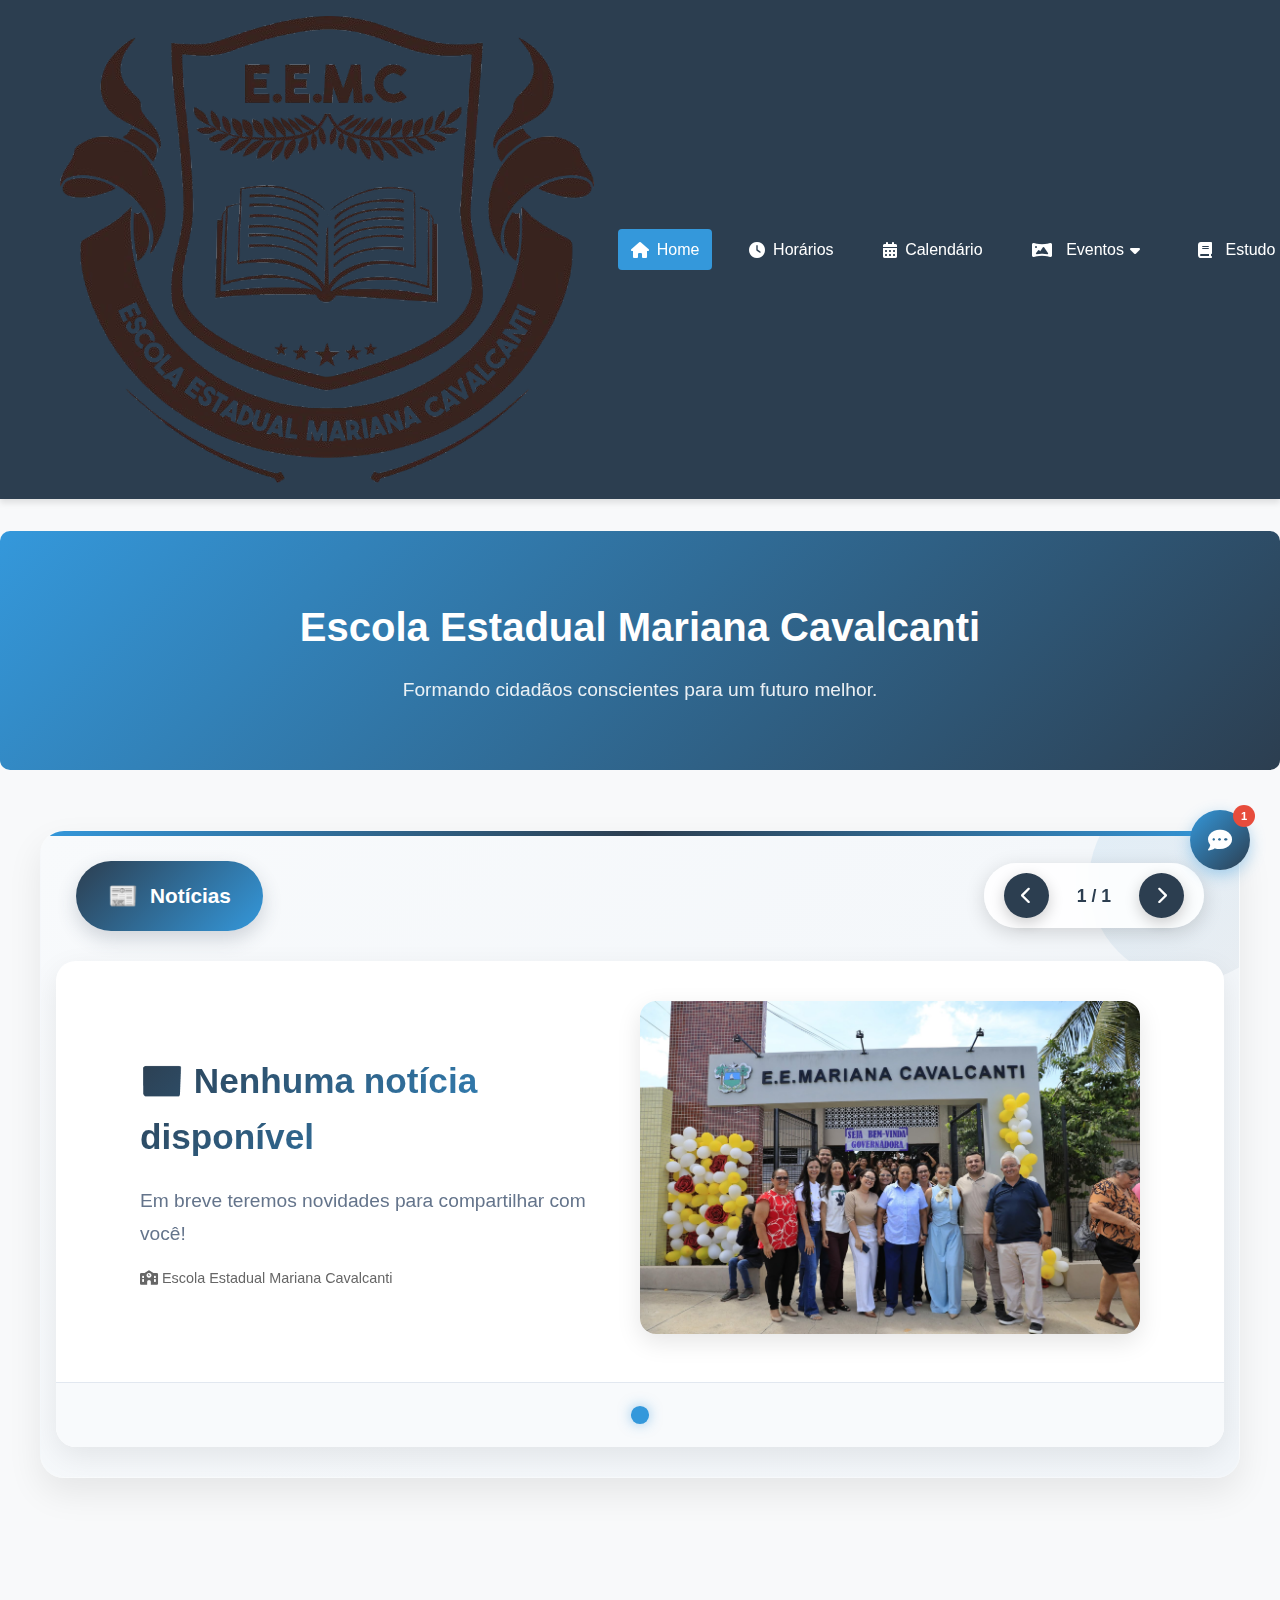
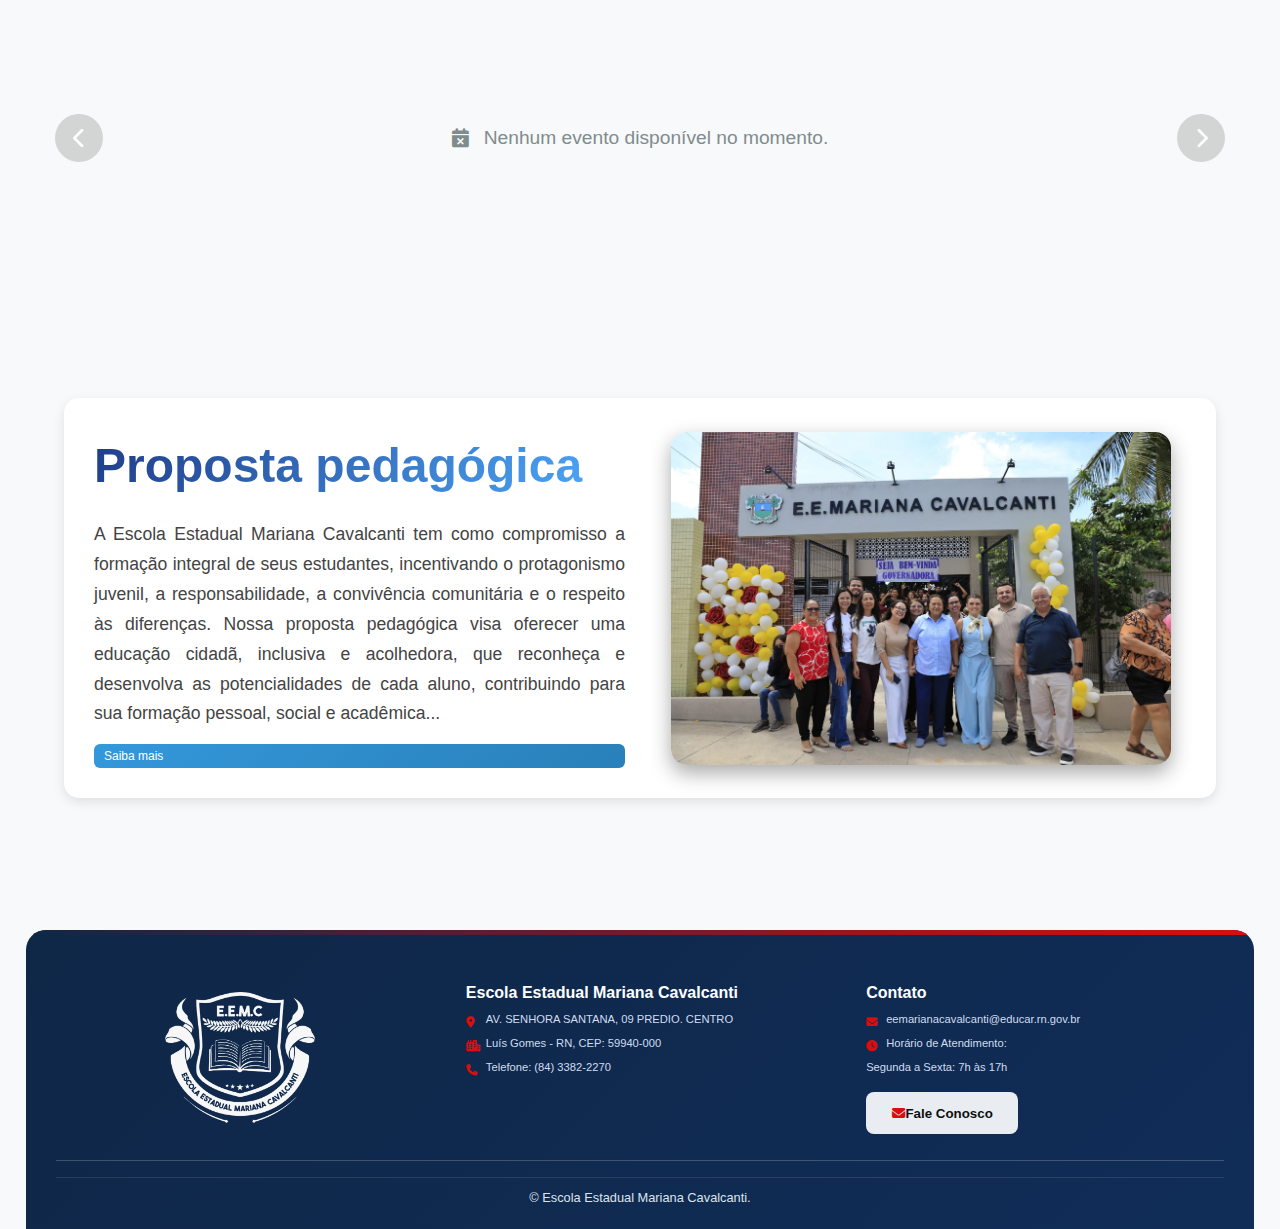
<file: index.html>
<!DOCTYPE html>
<html lang="pt-BR">
<!DOCTYPE html>
<html lang="pt-BR">
<head>
    <meta charset="UTF-8">
    <meta name="viewport" content="width=device-width, initial-scale=1.0">
    <title>ESCOLA MARIANA CAVALCANTI</title>
    <link rel="icon" type="image/png" href="assets/img/logo_branco.png" >
    <link rel="stylesheet" href="assets/css/style.css">
    <link rel="stylesheet" href="https://cdnjs.cloudflare.com/ajax/libs/font-awesome/6.4.0/css/all.min.css">
    <link rel="stylesheet" href="assets/css/index.css">
</head>
<body>
    <!-- Cabeçalho e Menu -->
    <header>
        <div class="container header-container">
                <img src="assets/img/LOGO.png">
            </a>
            <nav class="navbar">
                <ul class="nav-menu">
                    <li><a href="index.html" class="active"><i class="fas fa-home"></i> Home</a></li>
                    <li><a href="horarios.html"><i class="fas fa-clock"></i> Horários</a></li>
                    <li><a href="calendario.html"><i class="fas fa-calendar-alt"></i> Calendário</a></li>
                    <li class="dropdown">
                        <a href="#" class="dropdown-toggle" >
                            <i class="fa-solid fa-panorama"></i> Eventos  <i class="fas fa-caret-down"></i>
                        </a>
                        <ul class="dropdown-menu">
                            <li><a href="eventos.html"><i class="fas fa-images"></i> Eventos</a></li>
                            <li><a href="comunicados.html"><i class="fas fa-bullhorn"></i> Comunicados</a></li>
                        </ul>
                    </li>
                    <li class="dropdown">
                        <a href="#" class="dropdown-toggle" >
                            <i class="fa-solid fa-book"></i></i> Estudo  <i class="fas fa-caret-down"></i>
                        </a>
                        <ul class="dropdown-menu">
                            <li><a href="labVirt.html"><i class="fas fa-flask"></i> Laboratório</a></li>
                            <li><a href="videos.html"><i class="fas fa-video"></i></i> Vídeos</a></li>
                            <li><a href="focoEnem.html"><i class="fas fa-clipboard-check"></i></i></i> ENEM</a></li>
                        </ul>
                    </li>
                    <li class="dropdown">
                        <a href="#" class="dropdown-toggle" >
                            <i class="fas fa-school"></i></i> Escola <i class="fas fa-caret-down"></i>
                        </a>
                        <ul class="dropdown-menu">
                            <li><a href="sobre.html"><i class="fa-solid fa-school-flag"></i> Sobre</a></li>
                            <li><a href="informacoes.html" class="active"><i class="fa-solid fa-circle-info"></i> Informações</a></li>
                            <li><a href="contato.html" class="active"><i class="fas fa-envelope"></i> Contato</a></li>
                        </ul>
                    </li> 
                </ul>
                <button class="hamburger" id="hamburger">
                    <i class="fas fa-bars"></i>
                </button>
            </nav>
        </div>
    </header>
    <main>
        <!-- Conteúdo da Home virá aqui -->
        <section class="hero">
            <h2>Escola Estadual Mariana Cavalcanti</h2>
            <p>Formando cidadãos conscientes para um futuro melhor.</p>
        </section>
<!-- ===========================
 NEWS
 =============================== -->
<section class="news">
    <div class="news-header">
        <a class="btn-news">Notícias</a>
        
        <!-- Controles no canto superior esquerdo -->
        <div class="news-controls">
            <button class="news-prev">
                <i class="fas fa-chevron-left"></i>
            </button>
            
            <div class="news-counter">
                <span id="currentSlide">1</span> / <span id="totalSlides">0</span>
            </div>
            
            <button class="news-next">
                <i class="fas fa-chevron-right"></i>
            </button>
        </div>
    </div>
    
    <div class="news-carousel-container">
        <!-- Carrossel será preenchido pelo JavaScript -->
        <div class="news-carousel" id="newsCarousel">
            <!-- Loading... -->
            <div class="news-slide active">
                <div class="news-card">
                    <div class="news-content">
                        <h2>Carregando notícias...</h2>
                        <p>Aguarde enquanto carregamos as últimas notícias da escola.</p>
                    </div>
                </div>
            </div>
        </div>
        
        <!-- Indicadores -->
        <div class="news-indicators" id="newsIndicators"></div>
    </div>
</section>

        <!-- ============================
        SLIDER DE EVENTOS DO MÊS
        =============================== -->
        <section class="eventos-banner">
            <div class="banner-wrapper" id="bannerWrapper"></div>

            <!-- Indicadores -->
            <div class="banner-indicators" id="bannerIndicators"></div>

            <!-- Setas -->
            <button class="banner-arrow left" id="bannerPrev">
                <i class="fas fa-chevron-left"></i>
            </button>
            <button class="banner-arrow right" id="bannerNext">
                <i class="fas fa-chevron-right"></i>
            </button>
        </section>


</section>
        <section class="propPedag">
            <div class="text-content">
                <h1>Proposta pedagógica</h1>
                <p>A Escola Estadual Mariana Cavalcanti 
                    tem como compromisso a formação integral de seus estudantes, incentivando 
                    o protagonismo juvenil, a responsabilidade, a convivência comunitária e o
                    respeito às diferenças. Nossa proposta pedagógica visa oferecer uma educação
                     cidadã, inclusiva e acolhedora, que reconheça e desenvolva as potencialidades
                      de cada aluno, contribuindo para sua formação pessoal, social e acadêmica...</p>
                      <button class="view-details-btn" >
                        <a href="sobre.html" style="color: white; text-decoration: none;">Saiba mais</a>
                      </button>
            </div>
                <div class="img-content" ><img src="assets/img/Escola_Entrada.jpg" alt="Entrada da Escola Estadual Mariana Cavalcanti"></div>
        </section>

    </main>
    <!-- Rodapé -->
<footer>
    <div class="footer-content">
        <div class="logo-footer">
            <img src="assets/img/LOGO.png" alt="">
        </div>
        <div class="footer-col">
            <h3>Escola Estadual Mariana Cavalcanti</h3>

            <p><i class="fa-solid fa-location-dot"></i> AV. SENHORA SANTANA, 09 PREDIO. CENTRO</p>
            <p><i class="fa-solid fa-city"></i> Luís Gomes - RN, CEP: 59940-000</p>
            <p><i class="fa-solid fa-phone"></i> Telefone: (84) 3382-2270</p>
        </div>

        <div class="footer-col">
            <h3>Contato</h3>

            <p><i class="fa-solid fa-envelope"></i> eemarianacavalcanti@educar.rn.gov.br</p>
            <p><i class="fa-solid fa-clock"></i> Horário de Atendimento:</p>
            <p>Segunda a Sexta: 7h às 17h</p>

            <button class="footer-btn"><a href="contato.html" class="active" style="color: rgb(15, 15, 15); text-decoration: none;"><i class="fas fa-envelope"></i> Fale Conosco</a></button>
            
        </div>

    </div>

    <div class="footer-divider"></div>

    <div class="footer-bottom">
        <p>&copy; <span id="ano-atual"></span> Escola Estadual Mariana Cavalcanti.<br></p>
    </div>
</footer>    
<!-- ============================
     CHATBOT DA ESCOLA
=============================== -->
<div id="chatbotContainer" class="chatbot-hidden">
    <!-- Cabeçalho do Chat -->
    <div class="chatbot-header">
        <div class="chatbot-title">
            <i class="fas fa-robot"></i>
            <h3>Assistente Virtual</h3>
        </div>
        <button class="chatbot-close" id="chatbotClose">
            <i class="fas fa-times"></i>
        </button>
    </div>

    <!-- Mensagens -->
    <div class="chatbot-messages" id="chatbotMessages">
        <!-- Mensagens serão adicionadas aqui dinamicamente -->
        <div class="message bot">

            <div class="message-time">Agora</div>
        </div>
    </div>

    <!-- Input do usuário -->
    <div class="chatbot-input" style="display: none;">
        <input type="text" id="chatbotInput" placeholder="Digite sua mensagem..." disabled
               autocomplete="off">
        <button id="chatbotSend">
            <i class="fas fa-paper-plane"></i>
        </button>
    </div>
</div>

<!-- Botão flutuante para abrir o chat -->
<button id="chatbotToggle" class="chatbot-toggle">
    <i class="fas fa-comment-dots"></i>
    <span class="chatbot-notification" id="chatbotNotification">1</span>
</button>
    <script src="assets/js/script.js"></script>
    <script src="assets/js/api.js"></script>
    <script src="assets/js/chatbot.js"></script>
    <script src="assets/js/news.js"></script>
</body>
</html>
</file>
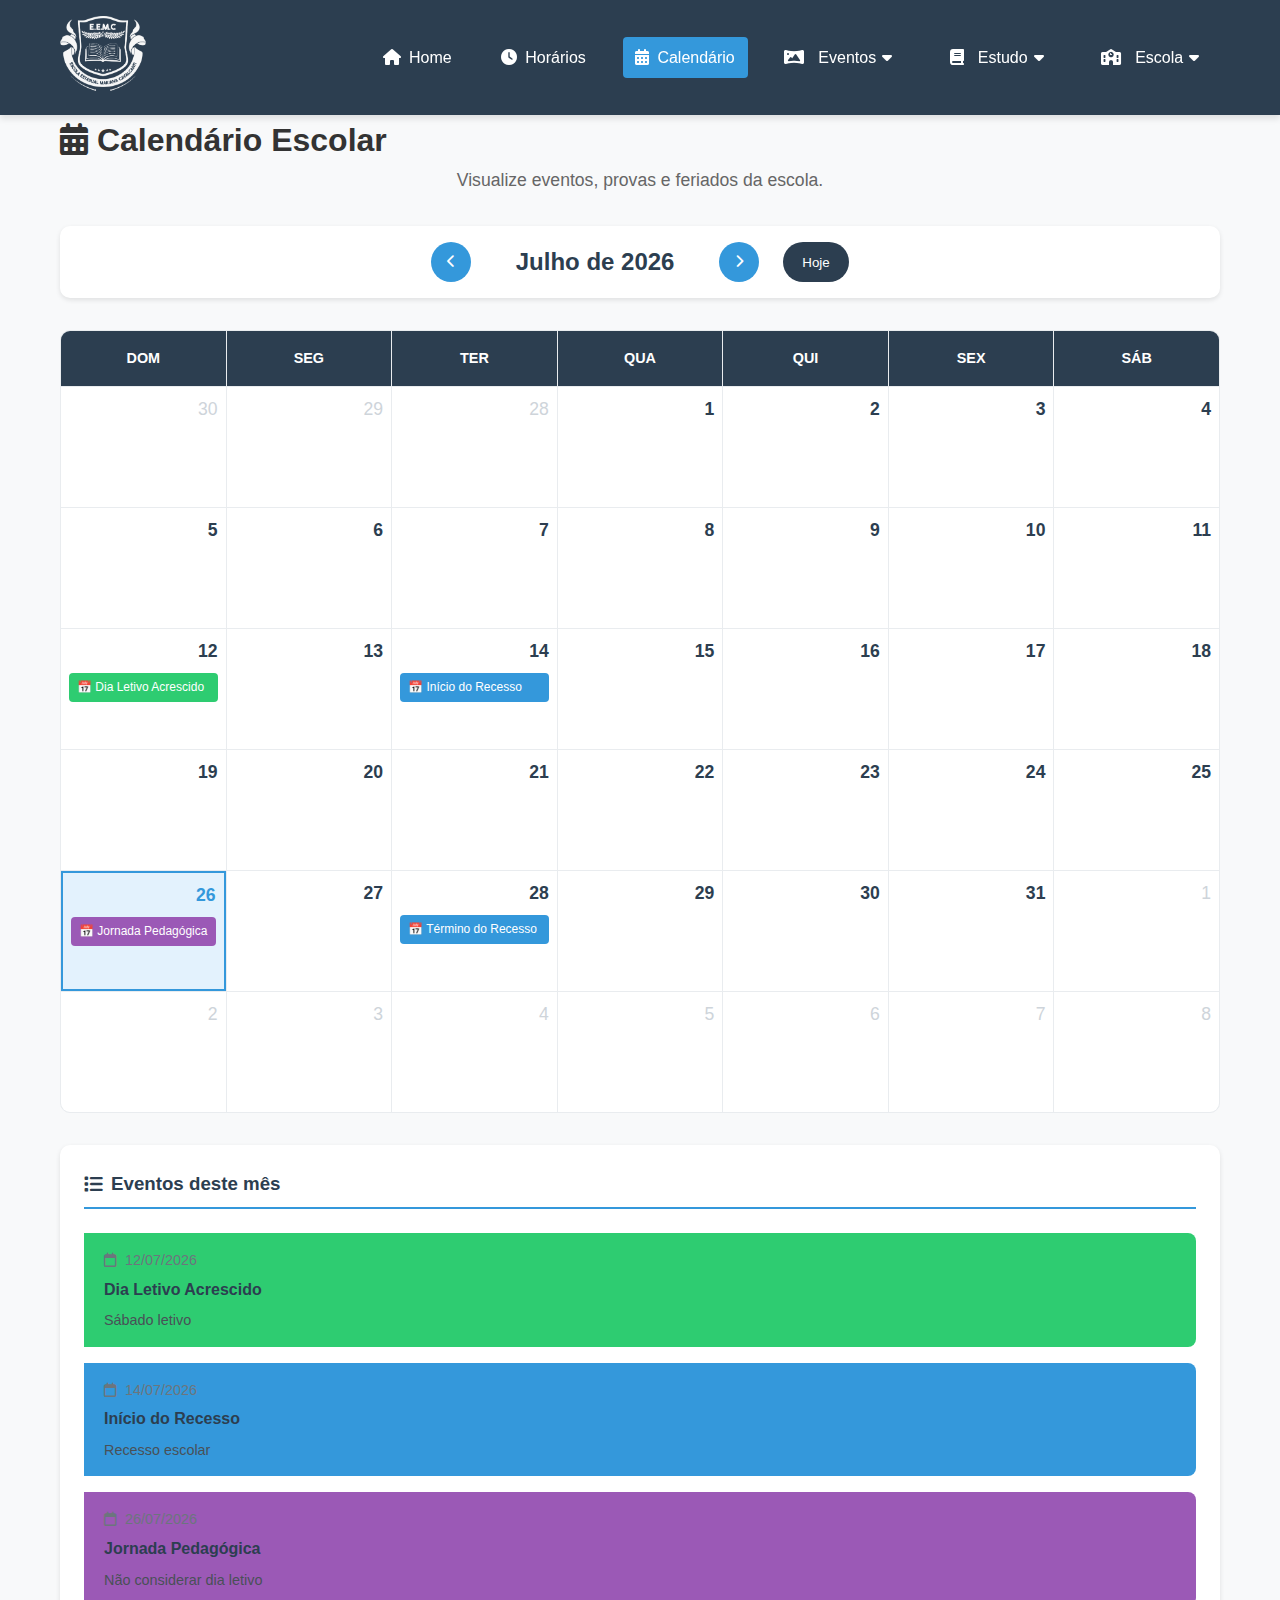
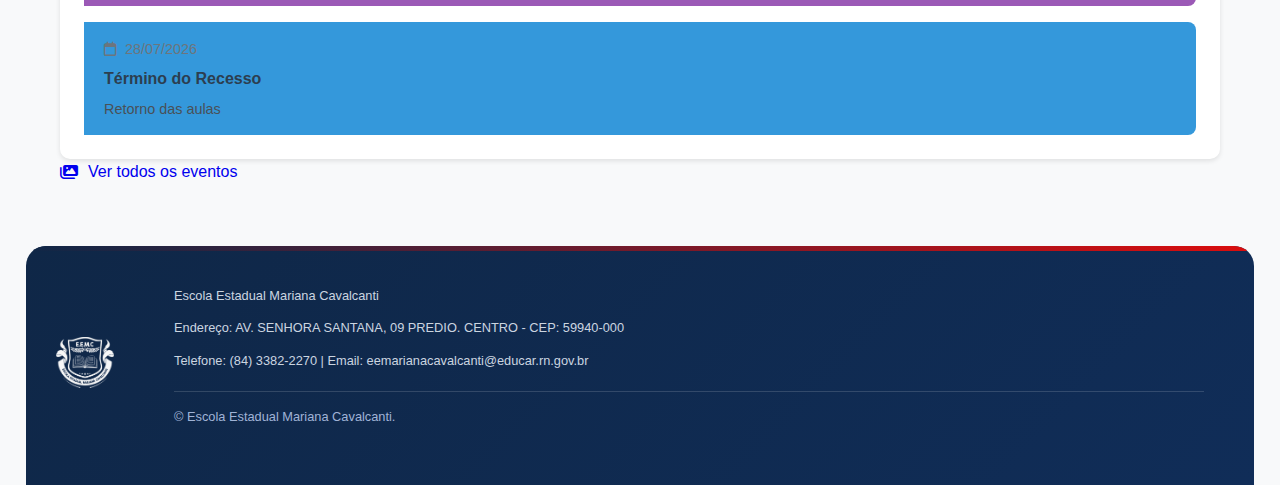
<file: calendario.html>
<!DOCTYPE html>
<html lang="pt-BR">
<head>
    <meta charset="UTF-8">
    <meta name="viewport" content="width=device-width, initial-scale=1.0">
    <title>Calendário</title>
    <link rel="icon" type="image/png" href="assets/img/logo_branco.png" >
    <link rel="stylesheet" href="assets/css/style.css">
    <link rel="stylesheet" href="https://cdnjs.cloudflare.com/ajax/libs/font-awesome/6.4.0/css/all.min.css">
    <link rel="stylesheet" href="assets/css/calendario.css">
</head>
<body>
    <!-- Cabeçalho e Menu -->
    <header>
        <div class="container header-container">
            <a href="" class="logo">
                <img src="assets/img/LOGO.png">
            </a>
            <nav class="navbar">
                <ul class="nav-menu">
                    <li><a href="index.html" class="active"><i class="fas fa-home"></i> Home</a></li>
                    <li><a href="horarios.html"><i class="fas fa-clock"></i> Horários</a></li>
                    <li><a href="calendario.html"><i class="fas fa-calendar-alt"></i> Calendário</a></li>
                    <li class="dropdown">
                        <a href="#" class="dropdown-toggle" >
                            <i class="fa-solid fa-panorama"></i> Eventos  <i class="fas fa-caret-down"></i>
                        </a>
                        <ul class="dropdown-menu">
                            <li><a href="eventos.html"><i class="fas fa-images"></i> Eventos</a></li>
                            <li><a href="comunicados.html"><i class="fas fa-bullhorn"></i> Comunicados</a></li>
                        </ul>
                    </li>
                    <li class="dropdown">
                        <a href="#" class="dropdown-toggle" >
                            <i class="fa-solid fa-book"></i></i> Estudo  <i class="fas fa-caret-down"></i>
                        </a>
                        <ul class="dropdown-menu">
                            <li><a href="labVirt.html"><i class="fas fa-flask"></i> Laboratório</a></li>
                            <li><a href="videos.html"><i class="fas fa-video"></i></i> Vídeos</a></li>
                            <li><a href="focoEnem.html"><i class="fas fa-clipboard-check"></i></i></i> ENEM</a></li>
                        </ul>
                    </li>
                    <li class="dropdown">
                        <a href="#" class="dropdown-toggle" >
                            <i class="fas fa-school"></i></i> Escola <i class="fas fa-caret-down"></i>
                        </a>
                        <ul class="dropdown-menu">
                            <li><a href="sobre.html"><i class="fa-solid fa-school-flag"></i> Sobre</a></li>
                            <li><a href="informacoes.html" class="active"><i class="fa-solid fa-circle-info"></i> Informações</a></li>
                            <li><a href="contato.html" class="active"><i class="fas fa-envelope"></i> Contato</a></li>
                        </ul>
                    </li> 
                </ul>
                <button class="hamburger" id="hamburger">
                    <i class="fas fa-bars"></i>
                </button>
            </nav>
        </div>
    </header>

<main>
    <div class="container">
        <h1><i class="fas fa-calendar-alt"></i> Calendário Escolar</h1>
        <p class="page-description">Visualize eventos, provas e feriados da escola.</p>
        
        <!-- Controles do calendário -->
        <div class="calendario-controls">
            <button id="prevMonth"><i class="fas fa-chevron-left"></i></button>
            <h2 id="currentMonth">Dezembro 2024</h2>
            <button id="nextMonth"><i class="fas fa-chevron-right"></i></button>
            <button id="todayBtn" class="btn-hoje">Hoje</button>
        </div>
        
        <!-- Calendário -->
        <div id="calendarioContainer" class="calendario-grid">
            <!-- Os dias serão gerados por JavaScript -->
        </div>
        
        <!-- Lista de eventos do mês -->
        <div class="eventos-mes">
            <h3><i class="fas fa-list"></i> Eventos deste mês</h3>
            <div id="eventosLista" class="eventos-lista">
                <!-- Eventos serão listados aqui -->
            </div>
        </div>
        <a href="eventos.html" class="view-details-btn" style="display: inline-flex; align-items: center; gap: 10px; text-decoration: none;">
            <i class="fas fa-images"></i> Ver todos os eventos
        </a>
    </div>
</main>

    <!-- Rodapé -->
    <footer>
        <div class="logo-footer">
            <img src="assets/img/LOGO.png" alt="">
        
        <div class="container">
            <p>Escola Estadual Mariana Cavalcanti</p>
            <p>Endereço: AV. SENHORA SANTANA, 09 PREDIO. CENTRO - CEP: 59940-000</p>
            <p>Telefone: (84) 3382-2270 | Email: eemarianacavalcanti@educar.rn.gov.br</p>
            <p>&copy; <span id="ano-atual"></span> Escola Estadual Mariana Cavalcanti.<br></p>
        </div>
        </div>
    </footer>

    <script src="assets/js/script.js"></script>
    <script src="assets/js/api.js"></script>
    <script src="assets/js/calendario.js"></script>
</body>
</html>
</file>
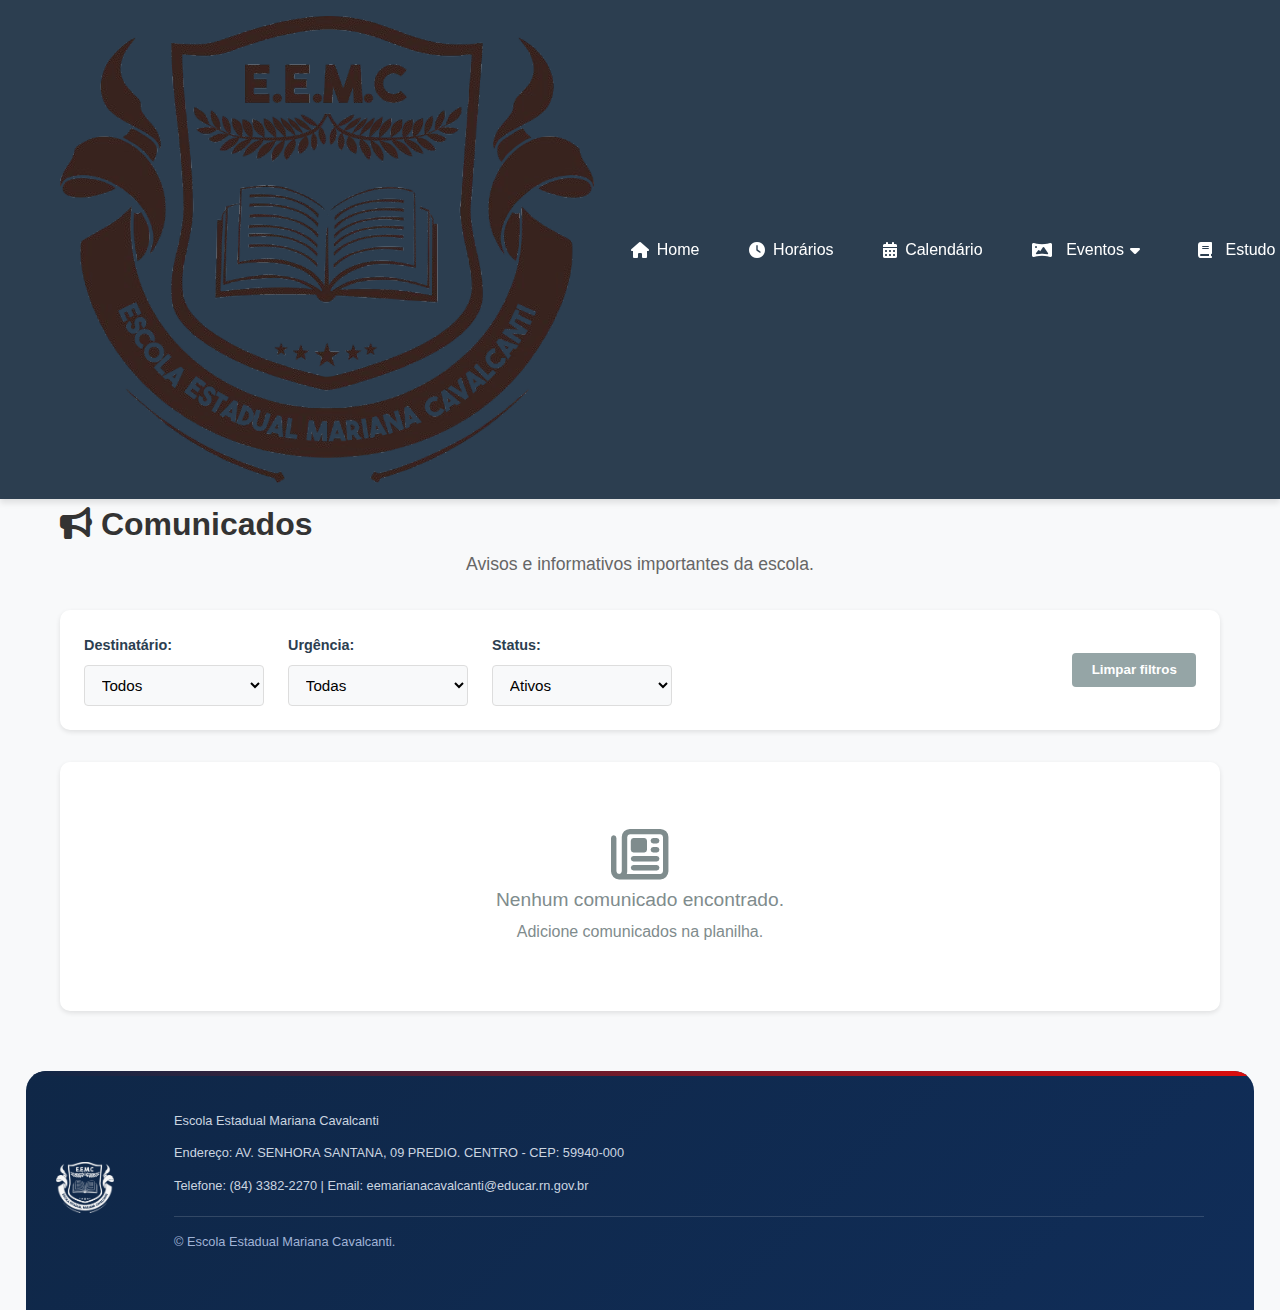
<file: comunicados.html>
<!DOCTYPE html>
<html lang="pt-BR">
<head>
    <meta charset="UTF-8">
    <meta name="viewport" content="width=device-width, initial-scale=1.0">
    <title>COMUNICADOS</title>
    <link rel="icon" type="image/png" href="assets/img/logo_branco.png" >
    <link rel="stylesheet" href="assets/css/style.css">
    <link rel="stylesheet" href="https://cdnjs.cloudflare.com/ajax/libs/font-awesome/6.4.0/css/all.min.css">
    <link rel="stylesheet" href="assets/css/comunicados.css">
</head>
<body>
    <!-- Cabeçalho e Menu -->
    <header>
        <div class="container header-container">
                <img src="assets/img/LOGO.png">
            </a>
            <nav class="navbar">
                <ul class="nav-menu">
                    <li><a href="index.html" class="active"><i class="fas fa-home"></i> Home</a></li>
                    <li><a href="horarios.html"><i class="fas fa-clock"></i> Horários</a></li>
                    <li><a href="calendario.html"><i class="fas fa-calendar-alt"></i> Calendário</a></li>
                    <li class="dropdown">
                        <a href="#" class="dropdown-toggle" >
                            <i class="fa-solid fa-panorama"></i> Eventos  <i class="fas fa-caret-down"></i>
                        </a>
                        <ul class="dropdown-menu">
                            <li><a href="eventos.html"><i class="fas fa-images"></i> Eventos</a></li>
                            <li><a href="comunicados.html"><i class="fas fa-bullhorn"></i> Comunicados</a></li>
                        </ul>
                    </li>
                    <li class="dropdown">
                        <a href="#" class="dropdown-toggle" >
                            <i class="fa-solid fa-book"></i></i> Estudo  <i class="fas fa-caret-down"></i>
                        </a>
                        <ul class="dropdown-menu">
                            <li><a href="labVirt.html"><i class="fas fa-flask"></i> Laboratório</a></li>
                            <li><a href="videos.html"><i class="fas fa-video"></i></i> Vídeos</a></li>
                            <li><a href="focoEnem.html"><i class="fas fa-clipboard-check"></i></i></i> ENEM</a></li>
                        </ul>
                    </li>
                    <li class="dropdown">
                        <a href="#" class="dropdown-toggle" >
                            <i class="fas fa-school"></i></i> Escola <i class="fas fa-caret-down"></i>
                        </a>
                        <ul class="dropdown-menu">
                            <li><a href="sobre.html"><i class="fa-solid fa-school-flag"></i> Sobre</a></li>
                            <li><a href="informacoes.html" class="active"><i class="fa-solid fa-circle-info"></i> Informações</a></li>
                            <li><a href="contato.html" class="active"><i class="fas fa-envelope"></i> Contato</a></li>
                        </ul>
                    </li> 
                </ul>
                <button class="hamburger" id="hamburger">
                    <i class="fas fa-bars"></i>
                </button>
            </nav>
        </div>
    </header>

<main>
    <div class="container">
        <h1><i class="fas fa-bullhorn"></i> Comunicados</h1>
        <p class="page-description">Avisos e informativos importantes da escola.</p>
        
        <!-- Filtros -->
        <div class="comunicados-filtros">
            <div class="filtro-group">
                <label for="filtroDestinatario">Destinatário:</label>
                <select id="filtroDestinatario">
                    <option value="all">Todos</option>
                    <option value="TODOS">Todos</option>
                    <option value="PAIS">Pais</option>
                    <option value="ALUNOS">Alunos</option>
                    <option value="PROFESSORES">Professores</option>
                </select>
            </div>
            
            <div class="filtro-group">
                <label for="filtroUrgencia">Urgência:</label>
                <select id="filtroUrgencia">
                    <option value="all">Todas</option>
                    <option value="SIM">Urgentes</option>
                    <option value="NÃO">Não urgentes</option>
                </select>
            </div>
            
            <div class="filtro-group">
                <label for="filtroStatus">Status:</label>
                <select id="filtroStatus">
                    <option value="all">Todos</option>
                    <option value="ativo" selected>Ativos</option>
                    <option value="expirado">Expirados</option>
                </select>
            </div>
            
            <button id="limparFiltros" class="btn-limpar">Limpar filtros</button>
        </div>
        
        <!-- Container dos comunicados -->
        <div id="comunicadosContainer" class="comunicados-lista">
            <div class="loading-comunicados">
                <i class="fas fa-spinner fa-spin"></i>
                <p>Carregando comunicados...</p>
            </div>
        </div>
    </div>
</main>

    <!-- Rodapé -->
    <footer>
        <div class="logo-footer">
            <img src="assets/img/LOGO.png" alt="">
        
        <div class="container">
            <p>Escola Estadual Mariana Cavalcanti</p>
            <p>Endereço: AV. SENHORA SANTANA, 09 PREDIO. CENTRO - CEP: 59940-000</p>
            <p>Telefone: (84) 3382-2270 | Email: eemarianacavalcanti@educar.rn.gov.br</p>
            <p>&copy; <span id="ano-atual"></span> Escola Estadual Mariana Cavalcanti.<br></p>
        </div>
        </div>
    </footer>

    <script src="assets/js/script.js"></script>
    <script src="assets/js/api.js"></script>
    <script src="assets/js/comunicados.js"></script>
</body>
</html>
</file>
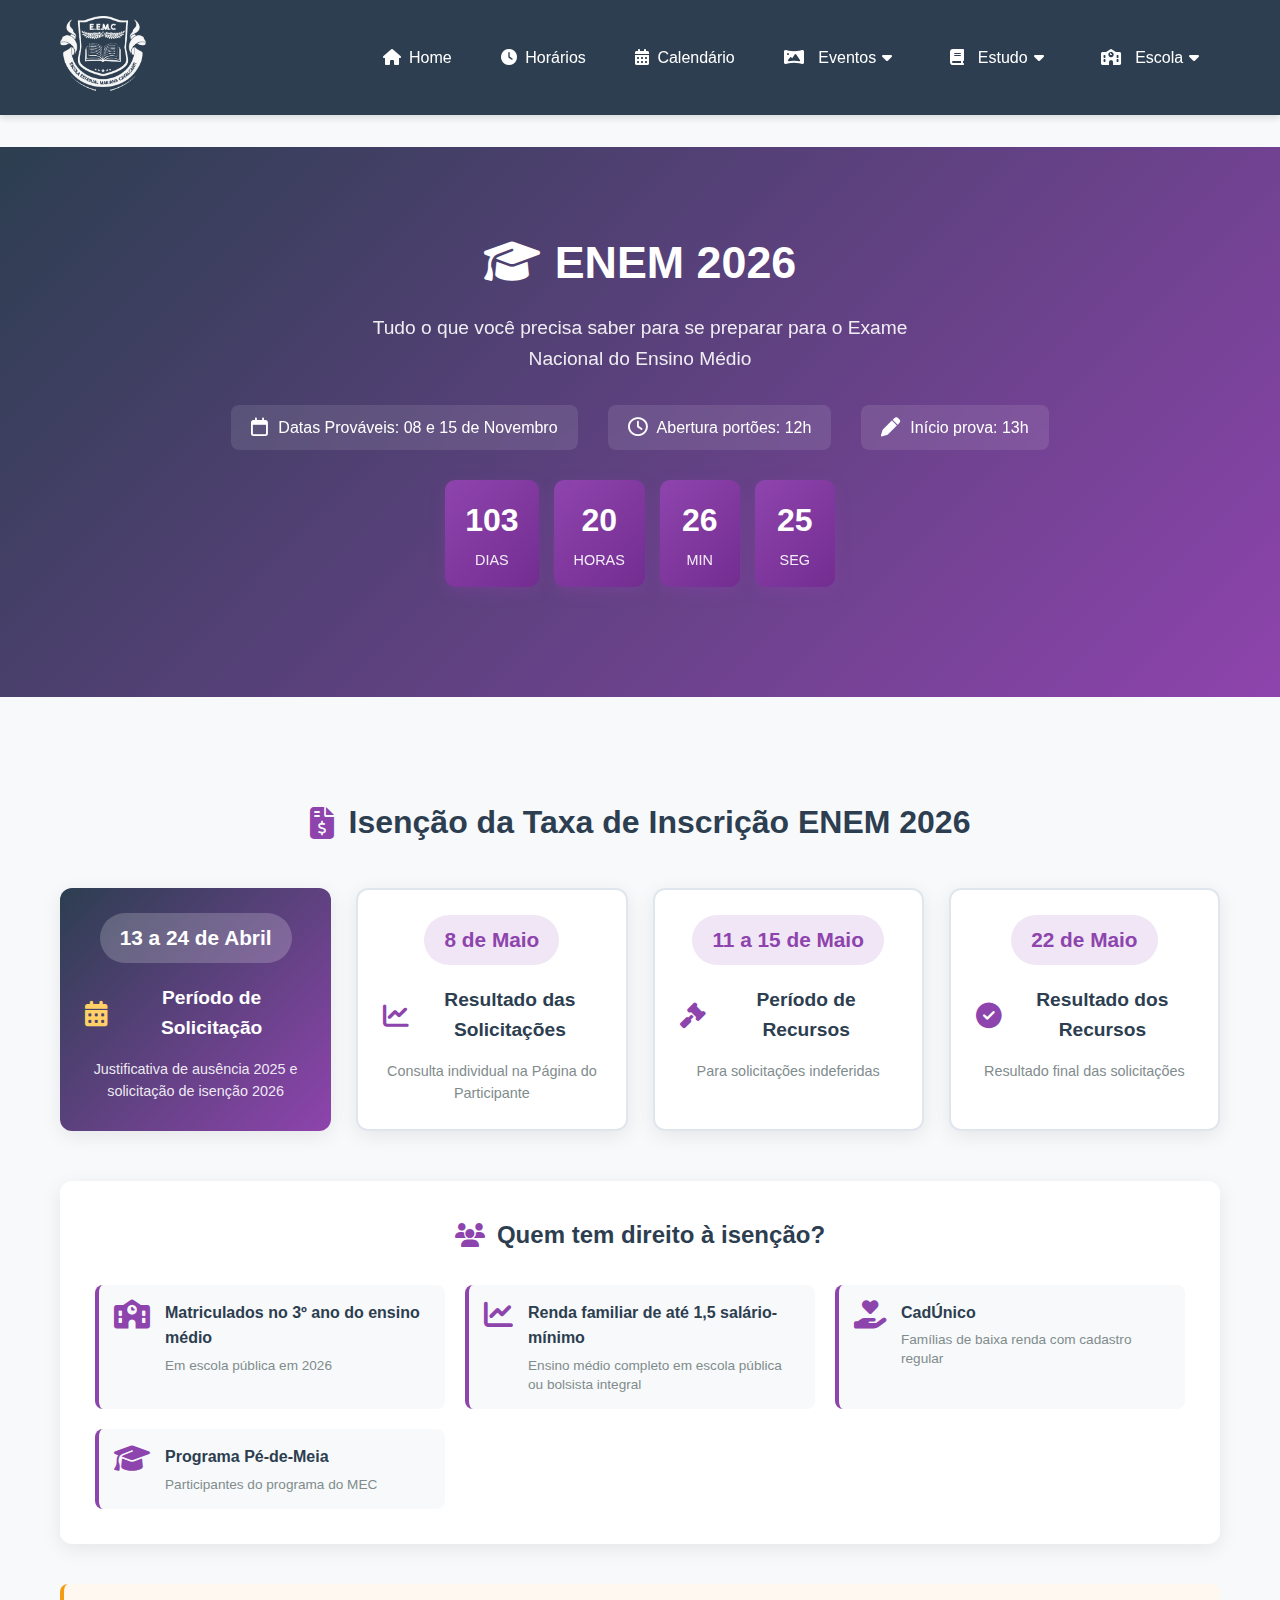
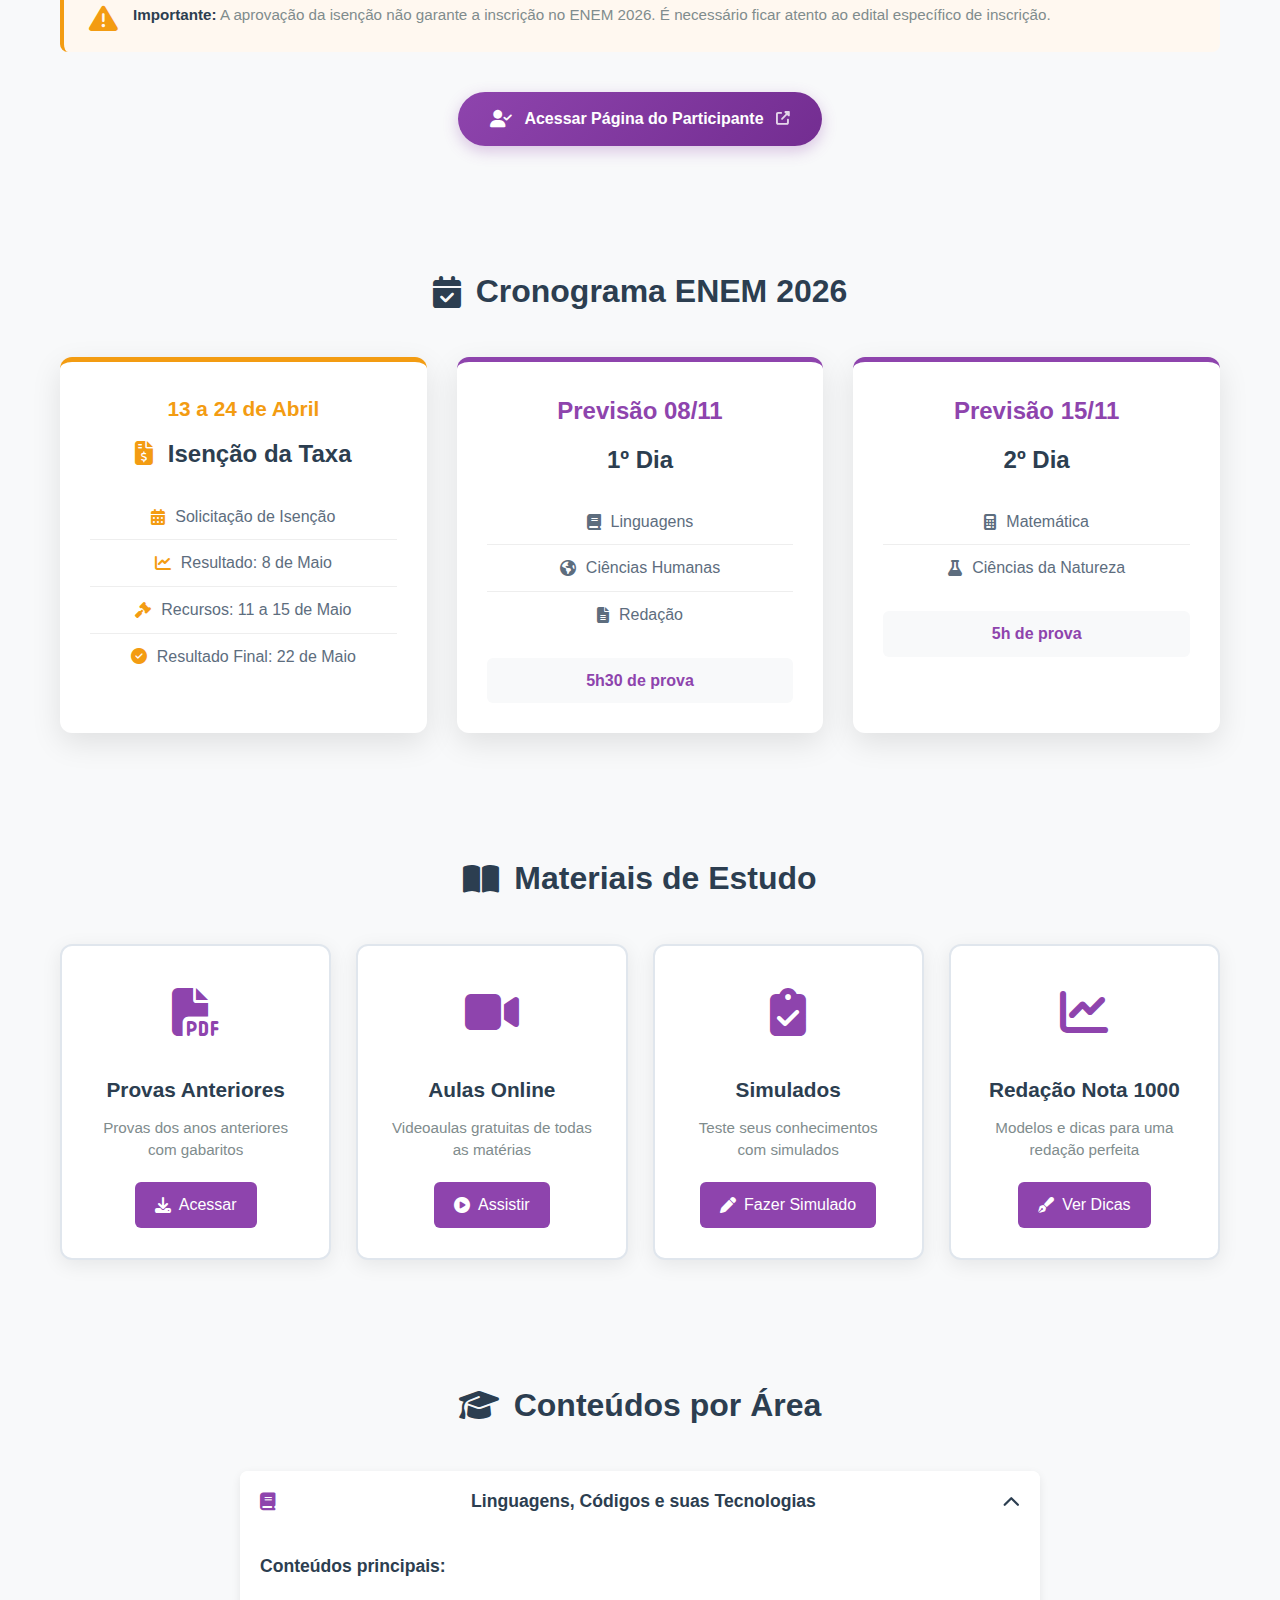
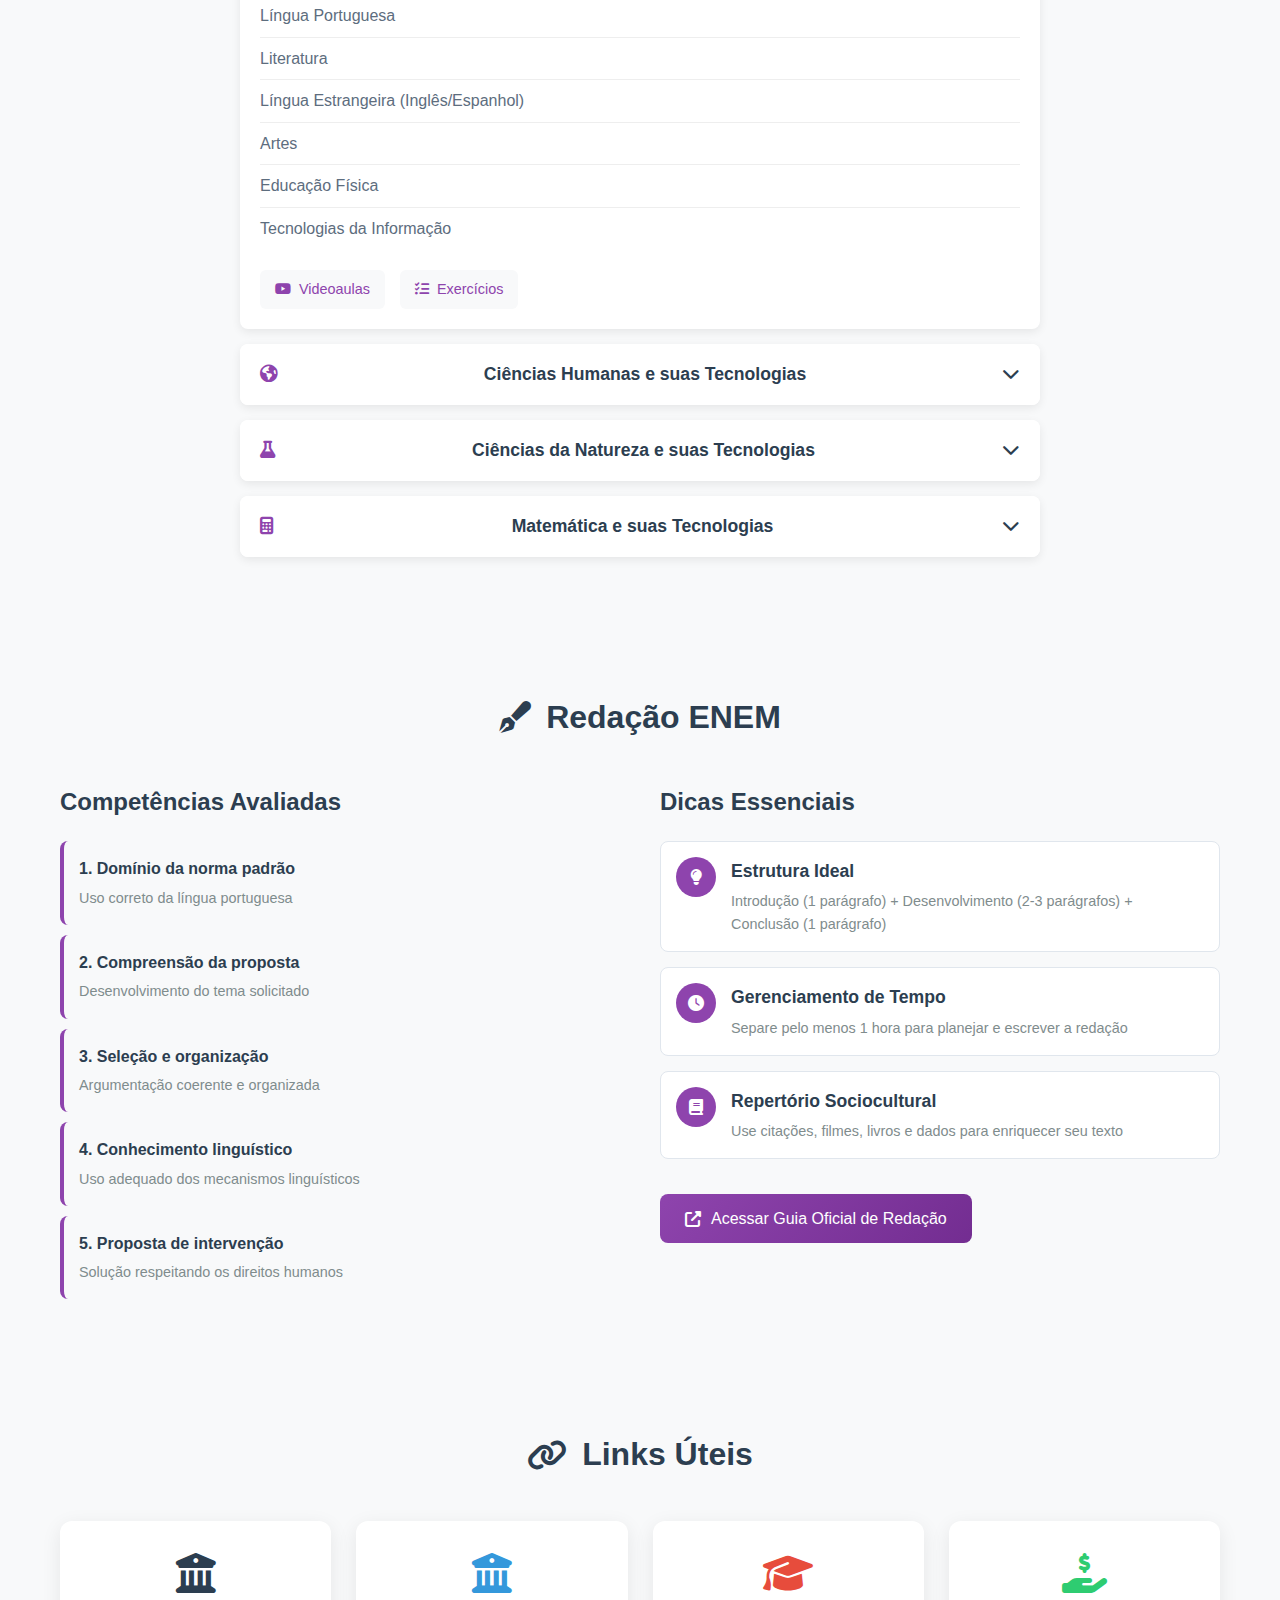
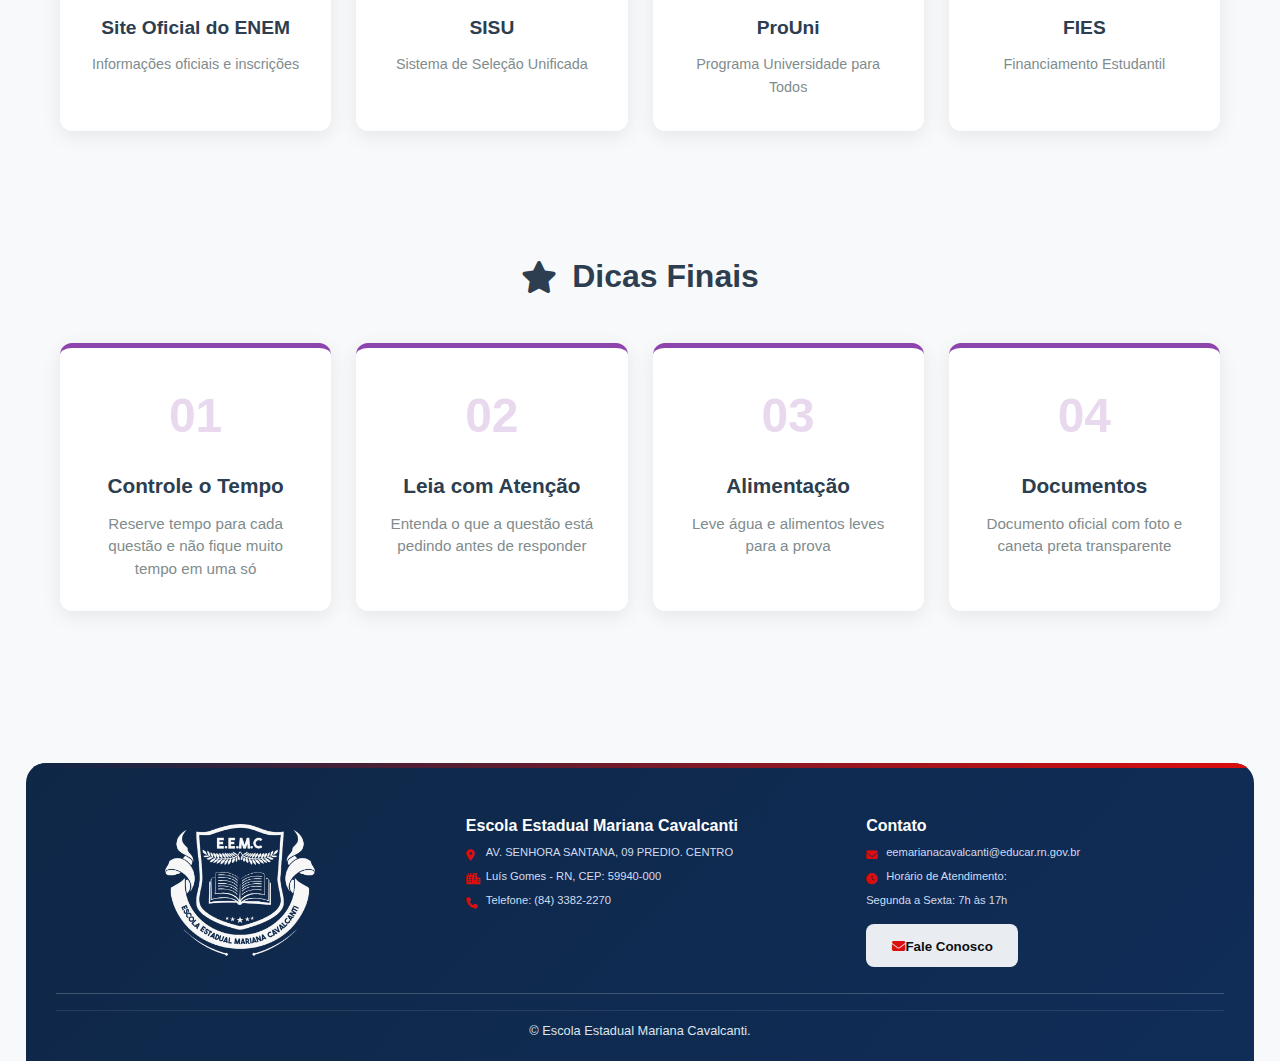
<file: focoEnem.html>
<!DOCTYPE html>
<html lang="pt-BR">
<!DOCTYPE html>
<html lang="pt-BR">
<head>
    <meta charset="UTF-8">
    <meta name="viewport" content="width=device-width, initial-scale=1.0">
    <title>ENEM</title>
    <link rel="icon" type="image/png" href="assets/img/logo_branco.png" >
    <link rel="stylesheet" href="assets/css/style.css">
    <link rel="stylesheet" href="https://cdnjs.cloudflare.com/ajax/libs/font-awesome/6.4.0/css/all.min.css">
    <link rel="stylesheet" href="assets/css/index.css">
    <link rel="stylesheet" href="assets/css/focoEnem.css">
</head>
<body>
    <!-- Cabeçalho e Menu -->
    <header>
        <div class="container header-container">
            <a href="" class="logo">
                <img src="assets/img/LOGO.png">
            </a>
            <nav class="navbar">
                <ul class="nav-menu">
                    <li><a href="index.html" class="active"><i class="fas fa-home"></i> Home</a></li>
                    <li><a href="horarios.html"><i class="fas fa-clock"></i> Horários</a></li>
                    <li><a href="calendario.html"><i class="fas fa-calendar-alt"></i> Calendário</a></li>
                    <li class="dropdown">
                        <a href="#" class="dropdown-toggle" >
                            <i class="fa-solid fa-panorama"></i> Eventos  <i class="fas fa-caret-down"></i>
                        </a>
                        <ul class="dropdown-menu">
                            <li><a href="eventos.html"><i class="fas fa-images"></i> Eventos</a></li>
                            <li><a href="comunicados.html"><i class="fas fa-bullhorn"></i> Comunicados</a></li>
                            <li><a href="feira.html" ><i class="fa-solid fa-vial-virus"></i> Feira 2026</a></li>
                        </ul>
                    </li>
                    <li class="dropdown">
                        <a href="#" class="dropdown-toggle" >
                            <i class="fa-solid fa-book"></i></i> Estudo  <i class="fas fa-caret-down"></i>
                        </a>
                        <ul class="dropdown-menu">
                            <li><a href="labVirt.html"><i class="fas fa-flask"></i> Laboratório</a></li>
                            <li><a href="videos.html"><i class="fas fa-video"></i></i> Vídeos</a></li>
                            <li><a href="focoEnem.html"><i class="fas fa-clipboard-check"></i></i></i> ENEM</a></li>
                        </ul>
                    </li>
                    <li class="dropdown">
                        <a href="#" class="dropdown-toggle" >
                            <i class="fas fa-school"></i></i> Escola <i class="fas fa-caret-down"></i>
                        </a>
                        <ul class="dropdown-menu">
                            <li><a href="sobre.html"><i class="fa-solid fa-school-flag"></i> Sobre</a></li>
                            <li><a href="informacoes.html" class="active"><i class="fa-solid fa-circle-info"></i> Informações</a></li>
                            <li><a href="contato.html" class="active"><i class="fas fa-envelope"></i> Contato</a></li>
                        </ul>
                    </li> 
                </ul>
                <button class="hamburger" id="hamburger">
                    <i class="fas fa-bars"></i>
                </button>
            </nav>
        </div>
    </header>
<main class="enem-page">

        <!-- Hero Section -->
        <section class="hero-enem">
            <div class="container">
                <h1><i class="fas fa-graduation-cap"></i> ENEM 2026</h1>
                <p>Tudo o que você precisa saber para se preparar para o Exame Nacional do Ensino Médio</p>
                <div class="hero-info">
                    <div class="info-item">
                        <i class="far fa-calendar"></i>
                        <span>Datas Prováveis: 08 e 15 de Novembro</span>
                    </div>
                    <div class="info-item">
                        <i class="far fa-clock"></i>
                        <span>Abertura portões: 12h</span>
                    </div>
                    <div class="info-item">
                        <i class="fas fa-pen"></i>
                        <span>Início prova: 13h</span>
                    </div>
                </div>
            </div>
        </section>
        <!-- Seção de Isenção do ENEM 2026 -->
        <section class="isencao-section">
            <div class="container">
                <h2><i class="fas fa-file-invoice-dollar"></i> Isenção da Taxa de Inscrição ENEM 2026</h2>
                
                <!-- Cards de Prazos -->
                <div class="prazos-isencao">
                    <div class="prazo-card destaque">
                        <div class="prazo-data">13 a 24 de Abril</div>
                        <div class="prazo-titulo">
                            <i class="fas fa-calendar-alt"></i>
                            <h3 id="isencaoEnem">Período de Solicitação</h3>
                        </div>
                        <p>Justificativa de ausência 2025 e solicitação de isenção 2026</p>
                    </div>
                    
                    <div class="prazo-card">
                        <div class="prazo-data">8 de Maio</div>
                        <div class="prazo-titulo">
                            <i class="fas fa-chart-line"></i>
                            <h3>Resultado das Solicitações</h3>
                        </div>
                        <p>Consulta individual na Página do Participante</p>
                    </div>
                    
                    <div class="prazo-card">
                        <div class="prazo-data">11 a 15 de Maio</div>
                        <div class="prazo-titulo">
                            <i class="fas fa-gavel"></i>
                            <h3>Período de Recursos</h3>
                        </div>
                        <p>Para solicitações indeferidas</p>
                    </div>
                    
                    <div class="prazo-card">
                        <div class="prazo-data">22 de Maio</div>
                        <div class="prazo-titulo">
                            <i class="fas fa-check-circle"></i>
                            <h3>Resultado dos Recursos</h3>
                        </div>
                        <p>Resultado final das solicitações</p>
                    </div>
                </div>

                <!-- Quem tem direito -->
                <div class="direito-isencao">
                    <h3><i class="fas fa-users"></i> Quem tem direito à isenção?</h3>
                    <div class="direito-grid">
                        <div class="direito-item">
                            <i class="fas fa-school"></i>
                            <div>
                                <strong>Matriculados no 3º ano do ensino médio</strong>
                                <p>Em escola pública em 2026</p>
                            </div>
                        </div>
                        <div class="direito-item">
                            <i class="fas fa-chart-line"></i>
                            <div>
                                <strong>Renda familiar de até 1,5 salário-mínimo</strong>
                                <p>Ensino médio completo em escola pública ou bolsista integral</p>
                            </div>
                        </div>
                        <div class="direito-item">
                            <i class="fas fa-hand-holding-heart"></i>
                            <div>
                                <strong>CadÚnico</strong>
                                <p>Famílias de baixa renda com cadastro regular</p>
                            </div>
                        </div>
                        <div class="direito-item">
                            <i class="fas fa-graduation-cap"></i>
                            <div>
                                <strong>Programa Pé-de-Meia</strong>
                                <p>Participantes do programa do MEC</p>
                            </div>
                        </div>
                    </div>
                </div>

                <!-- Aviso Importante -->
                <div class="aviso-isencao">
                    <i class="fas fa-exclamation-triangle"></i>
                    <div>
                        <strong>Importante:</strong> A aprovação da isenção não garante a inscrição no ENEM 2026. 
                        É necessário ficar atento ao edital específico de inscrição.
                    </div>
                </div>

                <!-- Botão Página do Participante -->
                <div class="btn-container">
                    <a href="https://enem.inep.gov.br/participante/#!" target="_blank" class="participante-btn">
                        <i class="fas fa-user-check"></i> Acessar Página do Participante
                        <i class="fas fa-external-link-alt"></i>
                    </a>
                </div>
            </div>
        </section>
        <!-- Cronograma ENEM -->
         
        <section class="cronograma-section">
            <div class="container">
                <h2><i class="fas fa-calendar-check"></i> Cronograma ENEM 2026</h2>                
                <div class="cronograma-grid">
                    <!-- Card 1: Isenção -->
                    <div class="cronograma-card isencao-card">
                        <div class="cronograma-data">13 a 24 de Abril</div>
                        <h3><i class="fas fa-file-invoice-dollar"></i> Isenção da Taxa</h3>
                        <ul>
                            <li><i class="fas fa-calendar-alt"></i> Solicitação de Isenção</li>
                            <li><i class="fas fa-chart-line"></i> Resultado: 8 de Maio</li>
                            <li><i class="fas fa-gavel"></i> Recursos: 11 a 15 de Maio</li>
                            <li><i class="fas fa-check-circle"></i> Resultado Final: 22 de Maio</li>
                        </ul>

                    </div>

                    <!-- Card 2: 1º Dia -->
                    <div class="cronograma-card">
                        <div class="cronograma-data">Previsão 08/11</div>
                        <h3>1º Dia</h3>
                        <ul>
                            <li><i class="fas fa-book"></i> Linguagens</li>
                            <li><i class="fas fa-globe-americas"></i> Ciências Humanas</li>
                            <li><i class="fas fa-file-alt"></i> Redação</li>
                        </ul>
                        <div class="cronograma-tempo">5h30 de prova</div>
                    </div>

                    <!-- Card 3: 2º Dia -->
                    <div class="cronograma-card">
                        <div class="cronograma-data">Previsão 15/11</div>
                        <h3>2º Dia</h3>
                        <ul>
                            <li><i class="fas fa-calculator"></i> Matemática</li>
                            <li><i class="fas fa-flask"></i> Ciências da Natureza</li>
                        </ul>
                        <div class="cronograma-tempo">5h de prova</div>
                    </div>
                </div>
            </div>
        </section>

        <!-- Materiais de Estudo -->
        <section class="materiais-section">
            <div class="container">
                <h2><i class="fas fa-book-open"></i> Materiais de Estudo</h2>
                <div class="materiais-grid">
                    <div class="material-card">
                        <div class="material-icon">
                            <i class="fas fa-file-pdf"></i>
                        </div>
                        <h3>Provas Anteriores</h3>
                        <p>Provas dos anos anteriores com gabaritos</p>
                        <a href="https://www.gov.br/inep/pt-br/areas-de-atuacao/avaliacao-e-exames-educacionais/enem/provas-e-gabaritos" target="_blank" class="material-btn">
                            <i class="fas fa-download"></i> Acessar
                        </a>
                    </div>

                    <div class="material-card">
                        <div class="material-icon">
                            <i class="fas fa-video"></i>
                        </div>
                        <h3>Aulas Online</h3>
                        <p>Videoaulas gratuitas de todas as matérias</p>
                        <a href="https://www.youtube.com/@CursoEnemGratuito" target="_blank" class="material-btn">
                            <i class="fas fa-play-circle"></i> Assistir
                        </a>
                    </div>

                    <div class="material-card">
                        <div class="material-icon">
                            <i class="fas fa-clipboard-check"></i>
                        </div>
                        <h3>Simulados</h3>
                        <p>Teste seus conhecimentos com simulados</p>
                        <a href="https://www.gov.br/mec/pt-br/mec-enem" target="_blank" class="material-btn">
                            <i class="fas fa-pen"></i> Fazer Simulado
                        </a>
                    </div>

                    <div class="material-card">
                        <div class="material-icon">
                            <i class="fas fa-chart-line"></i>
                        </div>
                        <h3>Redação Nota 1000</h3>
                        <p>Modelos e dicas para uma redação perfeita</p>
                        <a href="https://portal.mec.gov.br/component/tags/tag/40141-redacao-nota-mil" target="_blank" class="material-btn">
                            <i class="fas fa-pen-fancy"></i> Ver Dicas
                        </a>
                    </div>
                </div>
            </div>
        </section>

        <!-- Conteúdos por Matéria -->
        <section class="conteudos-section">
            <div class="container">
                <h2><i class="fas fa-graduation-cap"></i> Conteúdos por Área</h2>
                <div class="conteudos-accordion">
                    <!-- Linguagens -->
                    <div class="accordion-item">
                        <button class="accordion-header">
                            <i class="fas fa-book"></i> Linguagens, Códigos e suas Tecnologias
                            <i class="fas fa-chevron-down"></i>
                        </button>
                        <div class="accordion-content">
                            <h4>Conteúdos principais:</h4>
                            <ul>
                                <li>Língua Portuguesa</li>
                                <li>Literatura</li>
                                <li>Língua Estrangeira (Inglês/Espanhol)</li>
                                <li>Artes</li>
                                <li>Educação Física</li>
                                <li>Tecnologias da Informação</li>
                            </ul>
                            <div class="accordion-links">
                                <a href="https://www.youtube.com/watch?v=xPi9MqssWCI&list=PL_6IWx7t-_KSzjdPLHhEzVvxw1eGKEYmc" target="_blank">
                                    <i class="fab fa-youtube"></i> Videoaulas
                                </a>
                                <a href="https://exercicios.brasilescola.uol.com.br/exercicios-gramatica" target="_blank">
                                    <i class="fas fa-list-check"></i> Exercícios
                                </a>
                            </div>
                        </div>
                    </div>

                    <!-- Humanas -->
                    <div class="accordion-item">
                        <button class="accordion-header">
                            <i class="fas fa-globe-americas"></i> Ciências Humanas e suas Tecnologias
                            <i class="fas fa-chevron-down"></i>
                        </button>
                        <div class="accordion-content">
                            <h4>Conteúdos principais:</h4>
                            <ul>
                                <li>História</li>
                                <li>Geografia</li>
                                <li>Filosofia</li>
                                <li>Sociologia</li>
                            </ul>
                            <div class="accordion-links">
                                <a href="https://www.youtube.com/watch?v=NyddW5n8MSk&list=PL_6IWx7t-_KRj75LmpnoTZip4eHo8jJ0f" target="_blank">
                                    <i class="fab fa-youtube"></i> Videoaulas
                                </a>
                                <a href="https://exercicios.brasilescola.uol.com.br/exercicios-historia" target="_blank">
                                    <i class="fas fa-list-check"></i> Exercícios
                                </a>
                            </div>
                        </div>
                    </div>

                    <!-- Natureza -->
                    <div class="accordion-item">
                        <button class="accordion-header">
                            <i class="fas fa-flask"></i> Ciências da Natureza e suas Tecnologias
                            <i class="fas fa-chevron-down"></i>
                        </button>
                        <div class="accordion-content">
                            <h4>Conteúdos principais:</h4>
                            <ul>
                                <li>Química</li>
                                <li>Física</li>
                                <li>Biologia</li>
                            </ul>
                            <div class="accordion-links">
                                <a href="https://www.youtube.com/watch?v=vm0L0qrsqVE&list=PL_6IWx7t-_KRFTN2xO7x_NA0sv5fUOF_9" target="_blank">
                                    <i class="fab fa-youtube"></i> Videoaulas
                                </a>
                                <a href="https://exercicios.brasilescola.uol.com.br/exercicios-quimica" target="_blank">
                                    <i class="fas fa-list-check"></i> Exercícios
                                </a>
                            </div>
                        </div>
                    </div>

                    <!-- Matemática -->
                    <div class="accordion-item">
                        <button class="accordion-header">
                            <i class="fas fa-calculator"></i> Matemática e suas Tecnologias
                            <i class="fas fa-chevron-down"></i>
                        </button>
                        <div class="accordion-content">
                            <h4>Conteúdos principais:</h4>
                            <ul>
                                <li>Álgebra</li>
                                <li>Geometria</li>
                                <li>Estatística</li>
                                <li>Trigonometria</li>
                                <li>Matemática Financeira</li>
                            </ul>
                            <div class="accordion-links">
                                <a href="https://www.youtube.com/watch?v=NzVB_HJ_IDc&list=PL_6IWx7t-_KSU8HuJQBS_GuElsaCfkDp_" target="_blank">
                                    <i class="fab fa-youtube"></i> Videoaulas
                                </a>
                                <a href="https://exercicios.brasilescola.uol.com.br/exercicios-matematica" target="_blank">
                                    <i class="fas fa-list-check"></i> Exercícios
                                </a>
                            </div>
                        </div>
                    </div>
                </div>
            </div>
        </section>

        <!-- Redação -->
        <section class="redacao-section">
            <div class="container">
                <h2><i class="fas fa-pen-fancy"></i> Redação ENEM</h2>
                <div class="redacao-grid">
                    <div class="redacao-info">
                        <h3>Competências Avaliadas</h3>
                        <ul class="competencia-list">
                            <li>
                                <strong>1. Domínio da norma padrão</strong>
                                <p>Uso correto da língua portuguesa</p>
                            </li>
                            <li>
                                <strong>2. Compreensão da proposta</strong>
                                <p>Desenvolvimento do tema solicitado</p>
                            </li>
                            <li>
                                <strong>3. Seleção e organização</strong>
                                <p>Argumentação coerente e organizada</p>
                            </li>
                            <li>
                                <strong>4. Conhecimento linguístico</strong>
                                <p>Uso adequado dos mecanismos linguísticos</p>
                            </li>
                            <li>
                                <strong>5. Proposta de intervenção</strong>
                                <p>Solução respeitando os direitos humanos</p>
                            </li>
                        </ul>
                    </div>
                    <div class="redacao-dicas">
                        <h3>Dicas Essenciais</h3>
                        <div class="dica-card">
                            <div class="dica-icon">
                                <i class="fas fa-lightbulb"></i>
                            </div>
                            <div class="dica-content">
                                <h4>Estrutura Ideal</h4>
                                <p>Introdução (1 parágrafo) + Desenvolvimento (2-3 parágrafos) + Conclusão (1 parágrafo)</p>
                            </div>
                        </div>
                        <div class="dica-card">
                            <div class="dica-icon">
                                <i class="fas fa-clock"></i>
                            </div>
                            <div class="dica-content">
                                <h4>Gerenciamento de Tempo</h4>
                                <p>Separe pelo menos 1 hora para planejar e escrever a redação</p>
                            </div>
                        </div>
                        <div class="dica-card">
                            <div class="dica-icon">
                                <i class="fas fa-book"></i>
                            </div>
                            <div class="dica-content">
                                <h4>Repertório Sociocultural</h4>
                                <p>Use citações, filmes, livros e dados para enriquecer seu texto</p>
                            </div>
                        </div>
                        <a href="https://download.inep.gov.br/publicacoes/institucionais/avaliacoes_e_exames_da_educacao_basica/a_redacao_no_enem_2025_cartilha_do_participante.pdf" target="_blank" class="redacao-btn">
                            <i class="fas fa-external-link-alt"></i> Acessar Guia Oficial de Redação
                        </a>
                    </div>
                </div>
            </div>
        </section>

        <!-- Links Úteis -->
        <section class="links-section">
            <div class="container">
                <h2><i class="fas fa-link"></i> Links Úteis</h2>
                <div class="links-grid">
                    <a href="https://enem.inep.gov.br/" target="_blank" class="link-card oficial">
                        <i class="fas fa-university"></i>
                        <h3>Site Oficial do ENEM</h3>
                        <p>Informações oficiais e inscrições</p>
                    </a>
                    <a href="https://acessounico.mec.gov.br/sisu" target="_blank" class="link-card sisu">
                        <i class="fas fa-university"></i>
                        <h3>SISU</h3>
                        <p>Sistema de Seleção Unificada</p>
                    </a>
                    <a href="https://acessounico.mec.gov.br/prouni" target="_blank" class="link-card prouni">
                        <i class="fas fa-graduation-cap"></i>
                        <h3>ProUni</h3>
                        <p>Programa Universidade para Todos</p>
                    </a>
                    <a href="https://acessounico.mec.gov.br/fies" target="_blank" class="link-card fies">
                        <i class="fas fa-hand-holding-usd"></i>
                        <h3>FIES</h3>
                        <p>Financiamento Estudantil</p>
                    </a>
                </div>
            </div>
        </section>

        <!-- Dicas Finais -->
        <section class="dicas-section">
            <div class="container">
                <h2><i class="fas fa-star"></i> Dicas Finais</h2>
                <div class="dicas-grid">
                    <div class="dica-final">
                        <div class="dica-numero">01</div>
                        <h3>Controle o Tempo</h3>
                        <p>Reserve tempo para cada questão e não fique muito tempo em uma só</p>
                    </div>
                    <div class="dica-final">
                        <div class="dica-numero">02</div>
                        <h3>Leia com Atenção</h3>
                        <p>Entenda o que a questão está pedindo antes de responder</p>
                    </div>
                    <div class="dica-final">
                        <div class="dica-numero">03</div>
                        <h3>Alimentação</h3>
                        <p>Leve água e alimentos leves para a prova</p>
                    </div>
                    <div class="dica-final">
                        <div class="dica-numero">04</div>
                        <h3>Documentos</h3>
                        <p>Documento oficial com foto e caneta preta transparente</p>
                    </div>
                </div>
            </div>
        </section>
    </main>
    <!-- Rodapé -->
<footer>
    <div class="footer-content">
        <div class="logo-footer">
            <img src="assets/img/LOGO.png" alt="">
        </div>
        <div class="footer-col">
            <h3>Escola Estadual Mariana Cavalcanti</h3>

            <p><i class="fa-solid fa-location-dot"></i> AV. SENHORA SANTANA, 09 PREDIO. CENTRO</p>
            <p><i class="fa-solid fa-city"></i> Luís Gomes - RN, CEP: 59940-000</p>
            <p><i class="fa-solid fa-phone"></i> Telefone: (84) 3382-2270</p>
        </div>
        <div class="footer-col">
            <h3>Contato</h3>
            <p><i class="fa-solid fa-envelope"></i> eemarianacavalcanti@educar.rn.gov.br</p>
            <p><i class="fa-solid fa-clock"></i> Horário de Atendimento:</p>
            <p>Segunda a Sexta: 7h às 17h</p>
            <button class="footer-btn"><a href="contato.html" class="active" style="color: rgb(15, 15, 15); text-decoration: none;"><i class="fas fa-envelope"></i> Fale Conosco</a></button>           
        </div>
    </div>
    <div class="footer-divider"></div>

    <div class="footer-bottom">
    <p>&copy; <span id="ano-atual"></span> Escola Estadual Mariana Cavalcanti.<br></p>
    </div>
</footer>  
    <script src="assets/js/script.js"></script>
    <script src="assets/js/api.js"></script>
    <script src="assets/js/focoEnem.js"></script>
    <script src="assets/js/chatbot.js"></script>
</body>
</html>
</file>
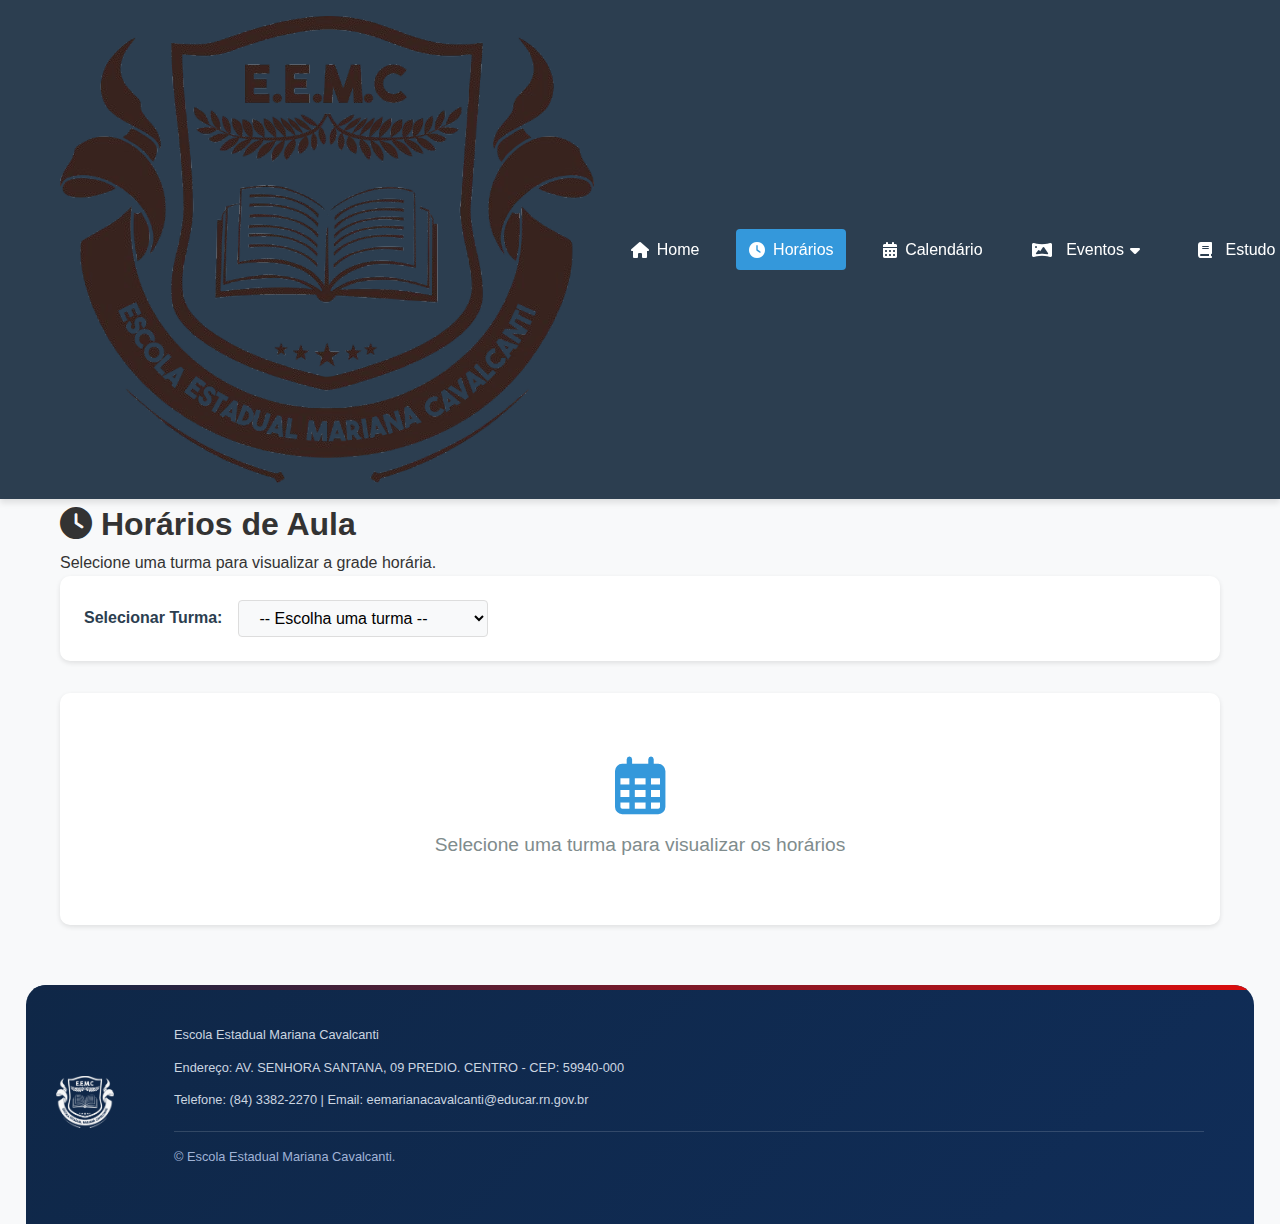
<file: horarios.html>
<!DOCTYPE html>
<html lang="pt-BR">
<head>
    <meta charset="UTF-8">
    <meta name="viewport" content="width=device-width, initial-scale=1.0">
    <title>HORÁRIOS</title>
    <link rel="icon" type="image/png" href="assets/img/logo_branco.png" >
    <link rel="stylesheet" href="assets/css/style.css">
    <link rel="stylesheet" href="https://cdnjs.cloudflare.com/ajax/libs/font-awesome/6.4.0/css/all.min.css">
    <link rel="stylesheet" href="assets/css/horarios.css">
</head>
<body>
    <!-- Cabeçalho e Menu -->
    <header>
        <div class="container header-container">
            <a href="" class="logo"></a>
                <img src="assets/img/LOGO.png">
            </a>
            <nav class="navbar">
                <ul class="nav-menu">
                    <li><a href="index.html" class="active"><i class="fas fa-home"></i> Home</a></li>
                    <li><a href="horarios.html"><i class="fas fa-clock"></i> Horários</a></li>
                    <li><a href="calendario.html"><i class="fas fa-calendar-alt"></i> Calendário</a></li>
                    <li class="dropdown">
                        <a href="#" class="dropdown-toggle" >
                            <i class="fa-solid fa-panorama"></i> Eventos  <i class="fas fa-caret-down"></i>
                        </a>
                        <ul class="dropdown-menu">
                            <li><a href="eventos.html"><i class="fas fa-images"></i> Eventos</a></li>
                            <li><a href="comunicados.html"><i class="fas fa-bullhorn"></i> Comunicados</a></li>
                        </ul>
                    </li>
                    <li class="dropdown">
                        <a href="#" class="dropdown-toggle" >
                            <i class="fa-solid fa-book"></i></i> Estudo  <i class="fas fa-caret-down"></i>
                        </a>
                        <ul class="dropdown-menu">
                            <li><a href="labVirt.html"><i class="fas fa-flask"></i> Laboratório</a></li>
                            <li><a href="videos.html"><i class="fas fa-video"></i></i> Vídeos</a></li>
                            <li><a href="focoEnem.html"><i class="fas fa-clipboard-check"></i></i></i> ENEM</a></li>
                        </ul>
                    </li>
                    <li class="dropdown">
                        <a href="#" class="dropdown-toggle" >
                            <i class="fas fa-school"></i></i> Escola <i class="fas fa-caret-down"></i>
                        </a>
                        <ul class="dropdown-menu">
                            <li><a href="sobre.html"><i class="fa-solid fa-school-flag"></i> Sobre</a></li>
                            <li><a href="informacoes.html" class="active"><i class="fa-solid fa-circle-info"></i> Informações</a></li>
                            <li><a href="contato.html" class="active"><i class="fas fa-envelope"></i> Contato</a></li>
                        </ul>
                    </li> 
                </ul>
                <button class="hamburger" id="hamburger">
                    <i class="fas fa-bars"></i>
                </button>
            </nav>
        </div>
    </header>

    <main>
        <div class="container">
            <h1><i class="fas fa-clock"></i> Horários de Aula</h1>
            <p class="page-description">Selecione uma turma para visualizar a grade horária.</p>
            
            <!-- Seletor de turma -->
            <div class="turma-selector">
                <label for="selectTurma">Selecionar Turma:</label>
                <select id="selectTurma">
                    <option value="">-- Escolha uma turma --</option>
                    <option value="1º MATUTINO A">1º Ano A - Matutino</option>
                    <option value="2º MATUTINO A">2º Ano A - Matutino</option>
                    <option value="2º MATUTINO B">2º Ano B - Matutino</option>
                    <option value="3º MATUTINO A">3º Ano A - Matutino</option>
                    <option value="1º VESPERTINO A">1º Ano A - Vespertino</option>
                    <option value="2º VESPERTINO A">2º Ano A - Vespertino</option>
                    <option value="3º VESPERTINO A">3º Ano A - Vespertino</option>
                </select>
                <button id="btnDownload" class="btn-download">
                    <i class="fas fa-download"></i> Baixar PDF
                </button>
            </div>
            
            <!-- Tabela de horários -->
            <div id="horariosContainer">
                <div class="no-turma-selected">
                    <i class="far fa-calendar-alt fa-3x"></i>
                    <p>Selecione uma turma para visualizar os horários</p>
                </div>
            </div>
        </div>
    </main>

    <!-- Rodapé -->
    <footer>
        <div class="logo-footer">
            <img src="assets/img/LOGO.png" alt="">
        
        <div class="container">
            <p>Escola Estadual Mariana Cavalcanti</p>
            <p>Endereço: AV. SENHORA SANTANA, 09 PREDIO. CENTRO - CEP: 59940-000</p>
            <p>Telefone: (84) 3382-2270 | Email: eemarianacavalcanti@educar.rn.gov.br</p>
            <p>&copy; <span id="ano-atual"></span> Escola Estadual Mariana Cavalcanti.<br></p>
        </div>
        </div>
    </footer>

    <script src="assets/js/script.js"></script>
    <script src="assets/js/api.js"></script>
    <script src="assets/js/horarios.js"></script>
</body>
</html>
</file>
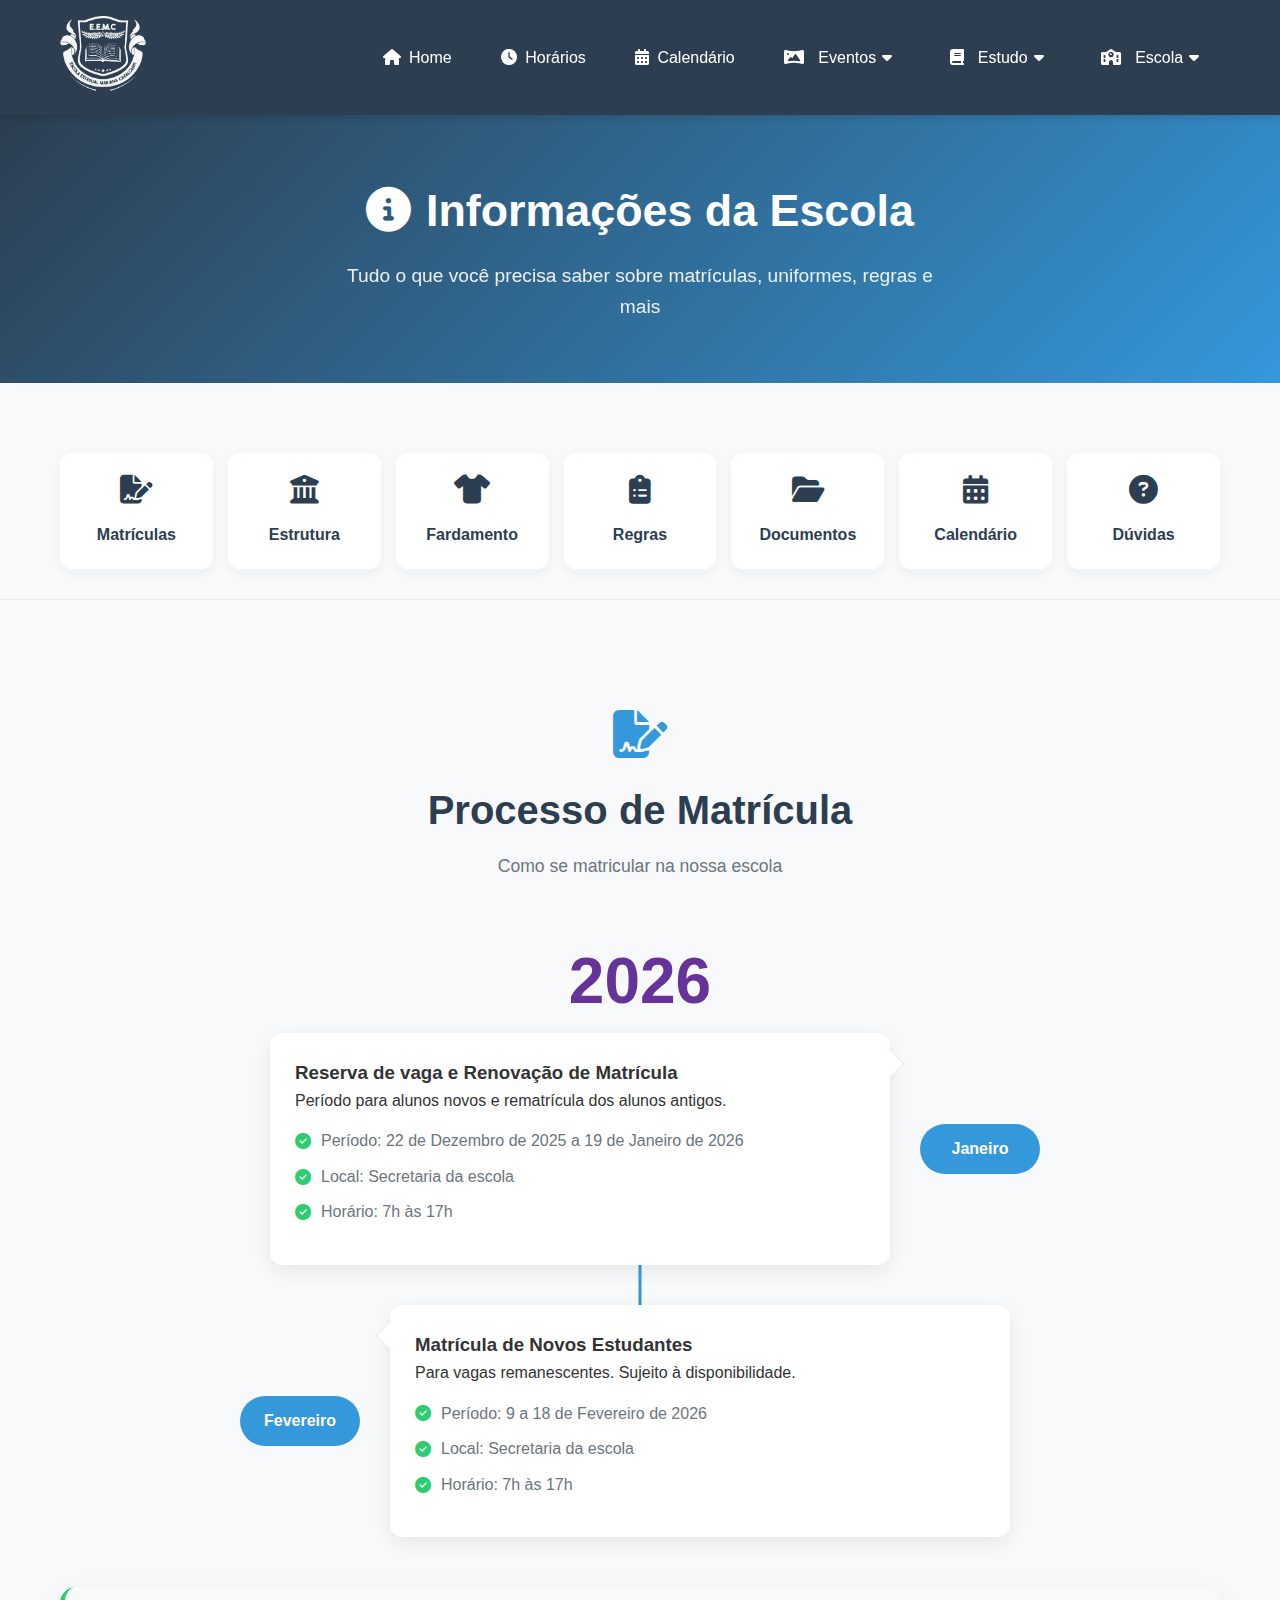
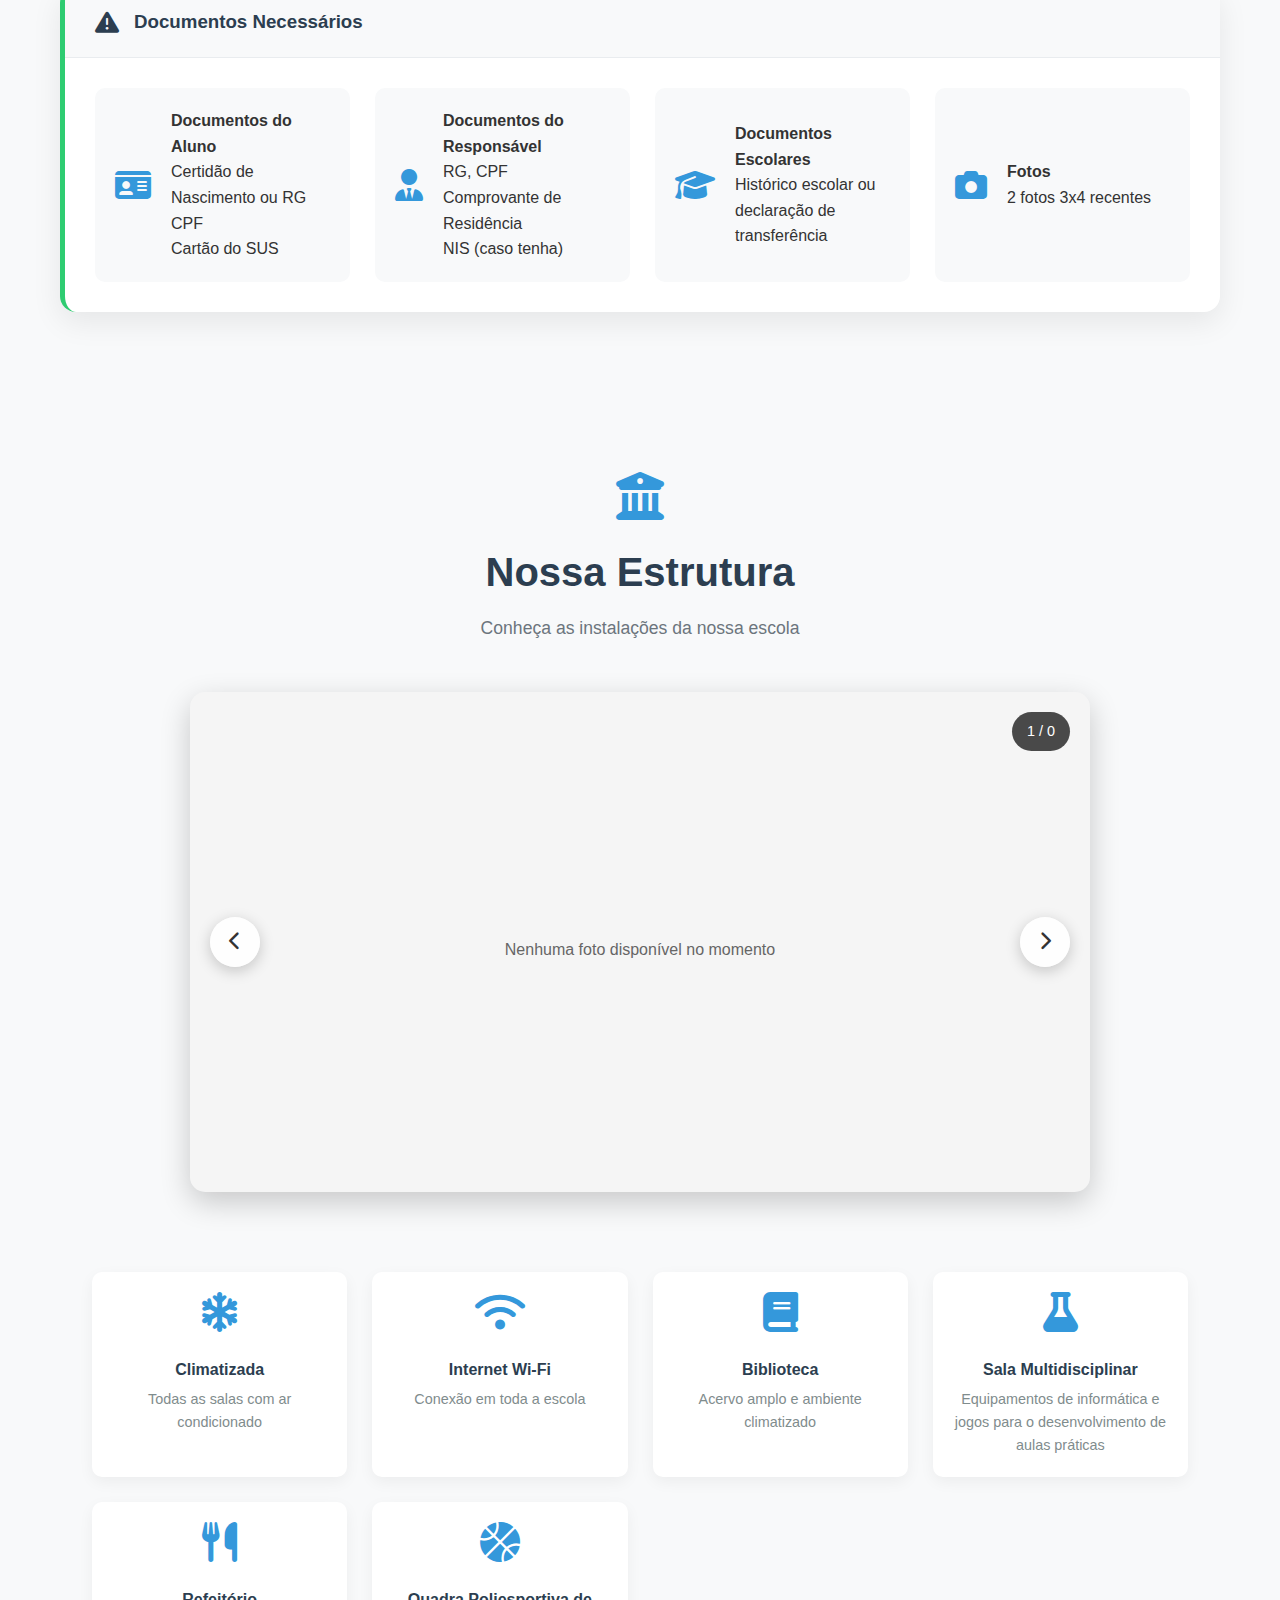
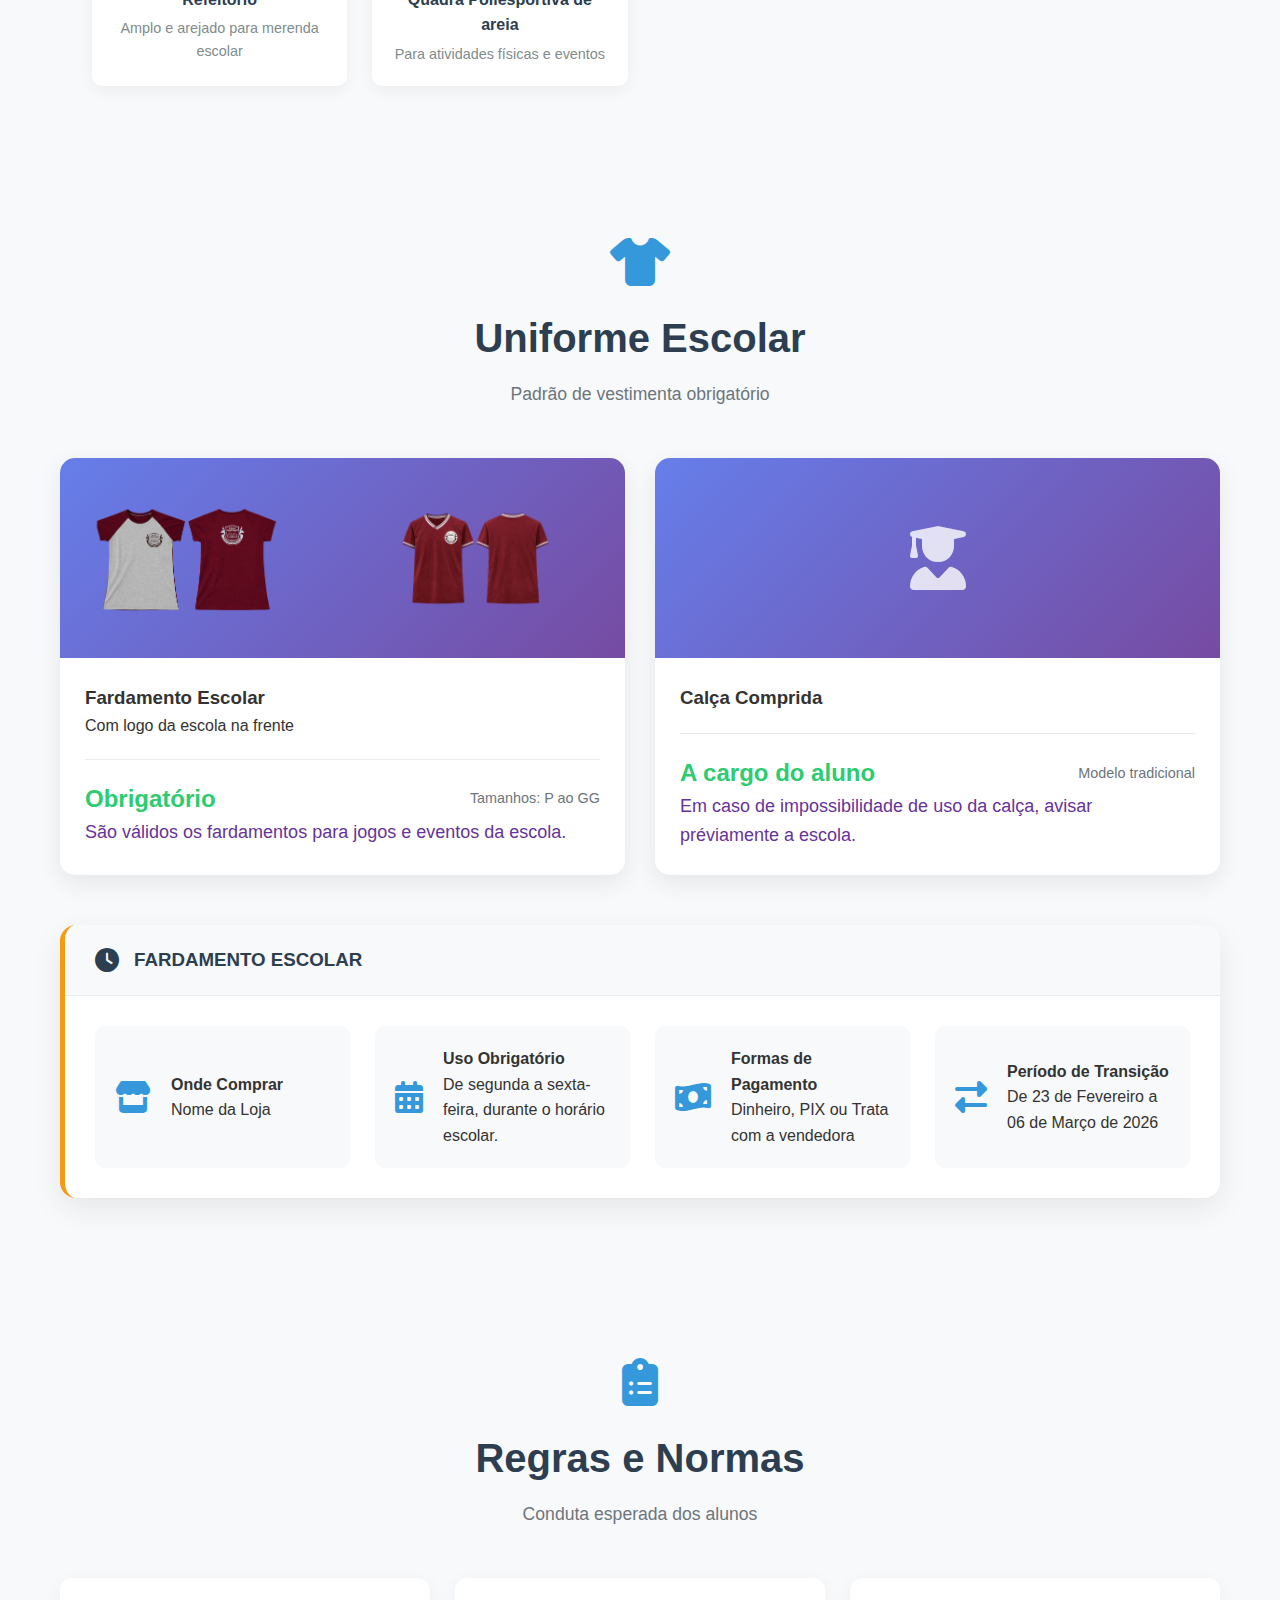
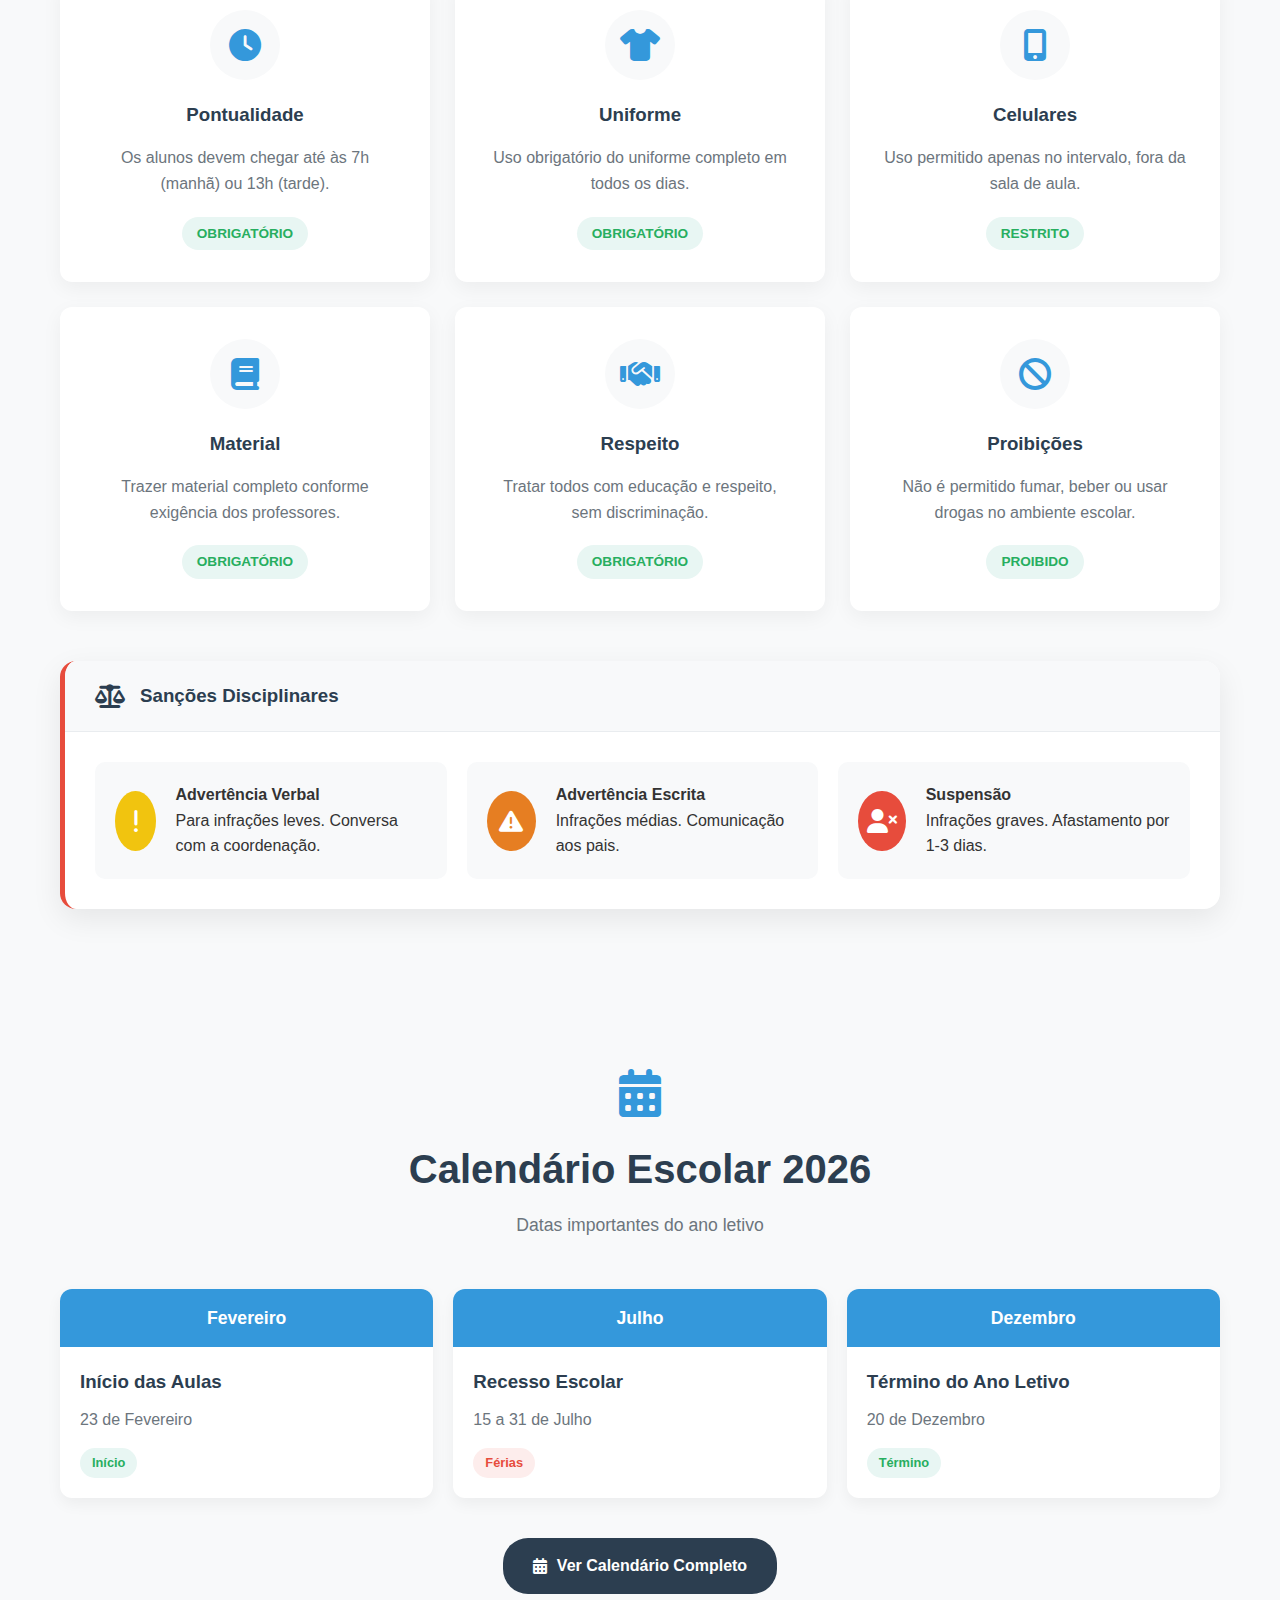
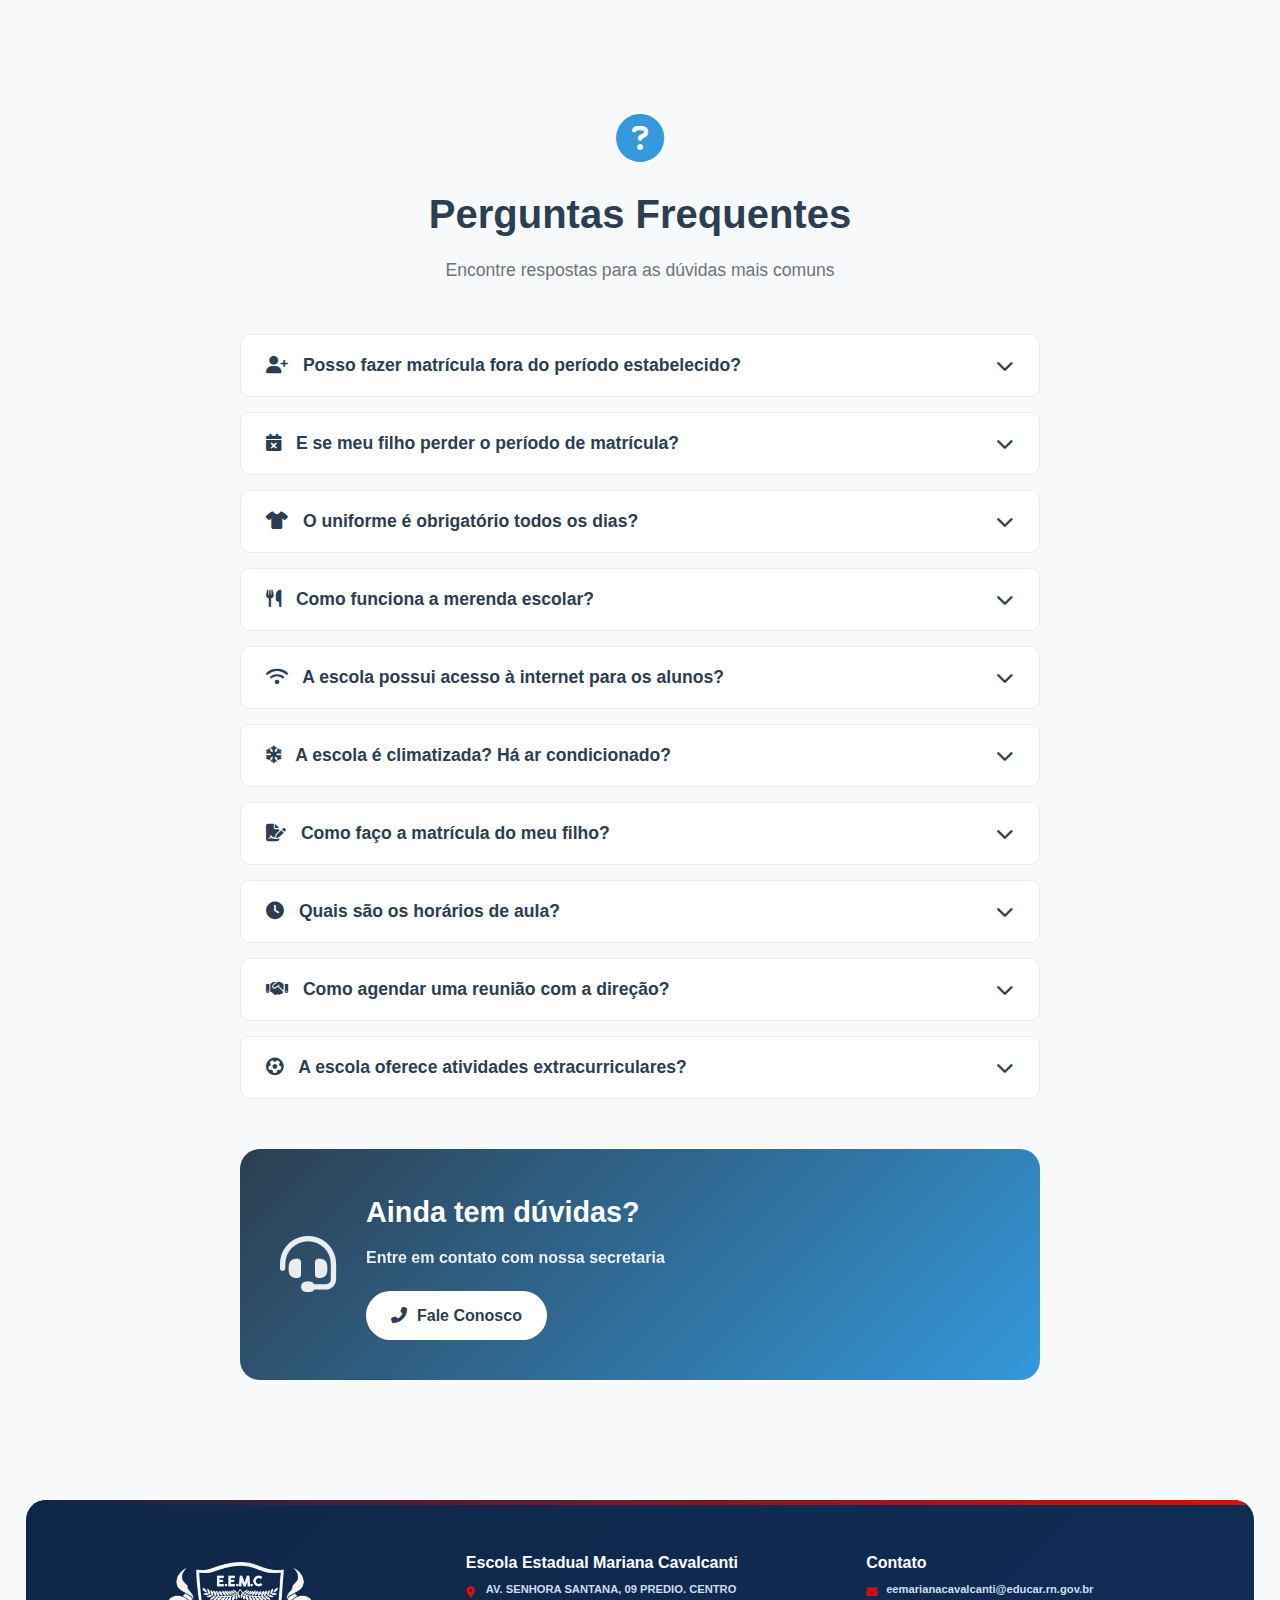
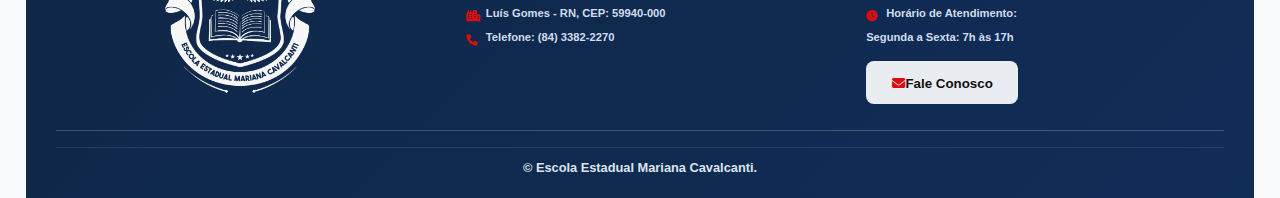
<file: informacoes.html>
<!DOCTYPE html>
<html lang="pt-BR">
<head>
    <meta charset="UTF-8">
    <meta name="viewport" content="width=device-width, initial-scale=1.0">
    <title>Informações - Escola Mariana Cavalcanti</title>
    <link rel="icon" type="image/png" href="assets/img/logo_branco.png" >
    <link rel="stylesheet" href="assets/css/style.css">
    <link rel="stylesheet" href="assets/css/informacoes.css">
    <link rel="stylesheet" href="https://cdnjs.cloudflare.com/ajax/libs/font-awesome/6.4.0/css/all.min.css">
</head>
<body>
    <!-- Cabeçalho e Menu -->
    <header>
        <div class="container header-container">
            <a href="" class="logo">
                <img src="assets/img/LOGO.png">
            </a>
            <nav class="navbar">
                <ul class="nav-menu">
                    <li><a href="index.html" class="active"><i class="fas fa-home"></i> Home</a></li>
                    <li><a href="horarios.html"><i class="fas fa-clock"></i> Horários</a></li>
                    <li><a href="calendario.html"><i class="fas fa-calendar-alt"></i> Calendário</a></li>
                    <li class="dropdown">
                        <a href="#" class="dropdown-toggle" >
                            <i class="fa-solid fa-panorama"></i> Eventos  <i class="fas fa-caret-down"></i>
                        </a>
                        <ul class="dropdown-menu">
                            <li><a href="eventos.html"><i class="fas fa-images"></i> Eventos</a></li>
                            <li><a href="comunicados.html"><i class="fas fa-bullhorn"></i> Comunicados</a></li>
                            <li><a href="feira.html" ><i class="fa-solid fa-vial-virus"></i> Feira 2026</a></li>
                        </ul>
                    </li>
                    <li class="dropdown">
                        <a href="#" class="dropdown-toggle" >
                            <i class="fa-solid fa-book"></i></i> Estudo  <i class="fas fa-caret-down"></i>
                        </a>
                        <ul class="dropdown-menu">
                            <li><a href="labVirt.html"><i class="fas fa-flask"></i> Laboratório</a></li>
                            <li><a href="videos.html"><i class="fas fa-video"></i></i> Vídeos</a></li>
                            <li><a href="focoEnem.html"><i class="fas fa-clipboard-check"></i></i></i> ENEM</a></li>
                        </ul>
                    </li>
                    <li class="dropdown">
                        <a href="#" class="dropdown-toggle" >
                            <i class="fas fa-school"></i></i> Escola <i class="fas fa-caret-down"></i>
                        </a>
                        <ul class="dropdown-menu">
                            <li><a href="sobre.html"><i class="fa-solid fa-school-flag"></i> Sobre</a></li>
                            <li><a href="informacoes.html" class="active"><i class="fa-solid fa-circle-info"></i> Informações</a></li>
                            <li><a href="contato.html" class="active"><i class="fas fa-envelope"></i> Contato</a></li>
                        </ul>
                    </li> 
                </ul>
                <button class="hamburger" id="hamburger">
                    <i class="fas fa-bars"></i>
                </button>
            </nav>
        </div>
    </header>

    <main>
        <!-- Hero Section -->
        <section class="page-hero">
            <div class="container">
                <h1><i class="fas fa-info-circle"></i> Informações da Escola</h1>
                <p>Tudo o que você precisa saber sobre matrículas, uniformes, regras e mais</p>
            </div>
        </section>

        <!-- Menu de Navegação Interna -->
        <section class="info-nav">
            <div class="container">
                <div class="info-nav-grid">
                    <a href="#matriculas" class="info-nav-item">
                        <i class="fas fa-file-signature"></i>
                        <span>Matrículas</span>
                    </a>
                    <a href="#estrutura" class="info-nav-item">
                        <i class="fas fa-university"></i>
                        <span>Estrutura</span>
                    </a>
                    <a href="#fardamento" class="info-nav-item">
                        <i class="fas fa-tshirt"></i>
                        <span>Fardamento</span>
                    </a>
                    <a href="#regras" class="info-nav-item">
                        <i class="fas fa-clipboard-list"></i>
                        <span>Regras</span>
                    </a>
                    <a href="#documentos" class="info-nav-item">
                        <i class="fas fa-folder-open"></i>
                        <span>Documentos</span>
                    </a>
                    <a href="#calendario-letivo" class="info-nav-item">
                        <i class="fas fa-calendar-days"></i>
                        <span>Calendário</span>
                    </a>
                    <a href="#duvidas" class="info-nav-item">
                        <i class="fas fa-question-circle"></i>
                        <span>Dúvidas</span>
                    </a>
                </div>
            </div>
        </section>

        <!-- Seção de Matrículas -->
        <section id="matriculas" class="info-section">
            <div class="container">
                <div class="info-header">
                    <i class="fas fa-file-signature"></i>
                    <h2>Processo de Matrícula</h2>
                    <p>Como se matricular na nossa escola</p>
                </div>
                <h1 style="text-align: center; margin-top: 1rem; font-size: 4rem; color: rebeccapurple;">2026</h1>
                <div class="info-timeline">
                    <div class="timeline-item">
                        
                        <div class="timeline-date">Janeiro</div>
                        <div class="timeline-content">
                            <h3>Reserva de vaga e Renovação de Matrícula</h3>
                            <p>Período para alunos novos e rematrícula dos alunos antigos.</p>
                            <ul class="info-list">
                                <li><i class="fas fa-check-circle"></i> Período: 22 de Dezembro de 2025 a 19 de Janeiro de 2026</li>
                                <li><i class="fas fa-check-circle"></i> Local: Secretaria da escola</li>
                                <li><i class="fas fa-check-circle"></i> Horário: 7h às 17h</li>
                            </ul>
                        </div>
                    </div>
                    
                    <div class="timeline-item">
                        <div class="timeline-date">Fevereiro</div>
                        <div class="timeline-content">
                            <h3>Matrícula de Novos Estudantes</h3>
                            <p>Para vagas remanescentes. Sujeito à disponibilidade.</p>
                            <ul class="info-list">
                                <li><i class="fas fa-check-circle"></i> Período: 9 a 18 de Fevereiro de 2026</li>
                                <li><i class="fas fa-check-circle"></i> Local: Secretaria da escola</li>
                                <li><i class="fas fa-check-circle"></i> Horário: 7h às 17h</li>
                            </ul>
                        </div>
                    </div>
                </div>

                <div class="info-card highlight">
                    <div class="info-card-header">
                        <i class="fas fa-exclamation-triangle"></i>
                        <h3>Documentos Necessários</h3>
                    </div>
                    <div class="info-card-content">
                        <div class="doc-grid">
                            <div class="doc-item">
                                <i class="fas fa-id-card"></i>
                                <div>
                                    <h4>Documentos do Aluno</h4>
                                    <p>Certidão de Nascimento ou RG</p>
                                    <p>CPF</p>
                                    <p>Cartão do SUS</p>
                                </div>
                            </div>
                            <div class="doc-item">
                                <i class="fas fa-user-tie"></i>
                                <div>
                                    <h4>Documentos do Responsável</h4>
                                    <p>RG, CPF</p>
                                    <p> Comprovante de Residência</p>
                                    <p>NIS (caso tenha)</p>                                   

                                </div>
                            </div>
                            <div class="doc-item">
                                <i class="fas fa-graduation-cap"></i>
                                <div>
                                    <h4>Documentos Escolares</h4>
                                    <p>Histórico escolar ou declaração de transferência</p>
                                </div>
                            </div>
                            <div class="doc-item">
                                <i class="fas fa-camera"></i>
                                <div>
                                    <h4>Fotos</h4>
                                    <p>2 fotos 3x4 recentes</p>
                                </div>
                            </div>
                        </div>
                    </div>
                </div>
            </div>
        </section>
        <!-- Seção de Estrutura -->
        <section id="estrutura" class="info-section alt">
            <div class="container">
                <div class="info-header">
                    <i class="fas fa-university"></i>
                    <h2>Nossa Estrutura</h2>
                    <p>Conheça as instalações da nossa escola</p>
                </div>

                <!-- Carrossel de Imagens da Estrutura -->
                <div class="estrutura-carousel-container">
                    <!-- Carregamento -->
                    <div id="estruturaCarousel" class="estrutura-carousel">
                        <div class="carousel-loading">
                            <i class="fas fa-spinner fa-spin"></i>
                            <span>Carregando imagens da estrutura...</span>
                        </div>
                    </div>
                    
                    <!-- Indicadores -->
                    <div class="estrutura-indicators" id="estruturaIndicators"></div>
                    
                    <!-- Controles -->
                    <button class="estrutura-arrow left" id="estruturaPrev">
                        <i class="fas fa-chevron-left"></i>
                    </button>
                    <button class="estrutura-arrow right" id="estruturaNext">
                        <i class="fas fa-chevron-right"></i>
                    </button>
                    
                    <!-- Contador -->
                    <div class="estrutura-counter" id="estruturaCounter">
                        <span id="currentSlide">1</span> / <span id="totalSlides">0</span>
                    </div>
                </div>

                <!-- Descrição das instalações -->
                <div class="estrutura-info">
                    <div class="info-grid">
                        <div class="info-item">
                            <i class="fas fa-snowflake"></i>
                            <h4>Climatizada</h4>
                            <p>Todas as salas com ar condicionado</p>
                        </div>
                        <div class="info-item">
                            <i class="fas fa-wifi"></i>
                            <h4>Internet Wi-Fi</h4>
                            <p>Conexão em toda a escola</p>
                        </div>
                        <div class="info-item">
                            <i class="fas fa-book"></i>
                            <h4>Biblioteca</h4>
                            <p>Acervo amplo e ambiente climatizado</p>
                        </div>
                        <div class="info-item">
                            <i class="fas fa-flask"></i>
                            <h4>Sala Multidisciplinar</h4>
                            <p>Equipamentos de informática e jogos para o desenvolvimento de aulas práticas</p>
                        </div>
                        <div class="info-item">
                            <i class="fas fa-utensils"></i>
                            <h4>Refeitório</h4>
                            <p>Amplo e arejado para merenda escolar</p>
                        </div>
                        <div class="info-item">
                            <i class="fas fa-basketball-ball"></i>
                            <h4>Quadra Poliesportiva de areia</h4>
                            <p>Para atividades físicas e eventos</p>
                        </div>
                    </div>
                </div>
            </div>
        </section>
        <!-- Seção de Fardamento -->
        <section id="fardamento" class="info-section alt">
            <div class="container">
                <div class="info-header">
                    <i class="fas fa-tshirt"></i>
                    <h2>Uniforme Escolar</h2>
                    <p>Padrão de vestimenta obrigatório</p>
                </div>

                <div class="uniform-grid">
                    <div class="uniform-card">
                        <div class="uniform-image">
                            <i class="farda"><img src="assets/img/FARDA_2026.png" alt=""></i>
                            <i class="farda"><img src="assets/img/FARDA_2026_B.png" alt=""></i>
                        </div>
                        <div class="uniform-info">
                            <h3>Fardamento Escolar</h3>
                            <p>Com logo da escola na frente</p>
                            <div class="uniform-price">
                                <span class="price">Obrigatório</span>                                
                                <span class="size">Tamanhos: P ao GG</span>
                            </div>
                            <p style="font-size: large; color: rebeccapurple; font: bolder;">São válidos os fardamentos para jogos e eventos da escola.</p>
                        </div>
                    </div>

                    <div class="uniform-card">
                        <div class="uniform-image calca">
                            <i class="fas fa-user-graduate"></i>
                        </div>
                        <div class="uniform-info">
                            <h3>Calça Comprida</h3>
                
                            <div class="uniform-price">
                                <span class="price">A cargo do aluno</span>
                                <span class="size">Modelo tradicional</span>
                            </div>
                            <p style="font-size: large; color: rebeccapurple; font: bolder;">Em caso de impossibilidade de uso da calça, avisar préviamente a escola.</p>
                        </div>
                    </div>


                </div>

                <div class="info-card warning">
                    <div class="info-card-header">
                        <i class="fas fa-clock"></i>
                        <h3>FARDAMENTO ESCOLAR</h3>
                    </div>
                    <div class="info-card-content">
                        <div class="schedule-grid">
                            <div class="schedule-item">
                                <i class="fas fa-store"></i>
                                <div>
                                    <h4>Onde Comprar</h4>
                                    <p>Nome da Loja</p>
                                </div>
                            </div>
                            <div class="schedule-item">
                                <i class="fas fa-calendar-alt"></i>
                                <div>
                                    <h4>Uso Obrigatório</h4>
                                    <p>De segunda a sexta-feira, durante o horário escolar.</p>
                                    
                                </div>
                            </div>
                            <div class="schedule-item">
                                <i class="fas fa-money-bill-wave"></i>
                                <div>
                                    <h4>Formas de Pagamento</h4>
                                    <p>Dinheiro, PIX ou Trata com a vendedora</p>
                                </div>
                            </div>
                            <div class="schedule-item">
                                <i class="fas fa-exchange-alt"></i>
                                <div>
                                    <h4>Período de Transição</h4>
                                    <p>De 23 de Fevereiro a 06 de Março de 2026</p>
                                </div>
                            </div>
                        </div>
                    </div>
                </div>
            </div>
        </section>

        <!-- Seção de Regras -->
        <section id="regras" class="info-section">
            <div class="container">
                <div class="info-header">
                    <i class="fas fa-clipboard-list"></i>
                    <h2>Regras e Normas</h2>
                    <p>Conduta esperada dos alunos</p>
                </div>

                <div class="rules-grid">
                    <div class="rule-card">
                        <div class="rule-icon">
                            <i class="fas fa-clock"></i>
                        </div>
                        <h3>Pontualidade</h3>
                        <p>Os alunos devem chegar até às 7h (manhã) ou 13h (tarde).</p>
                        <span class="rule-tag">Obrigatório</span>
                    </div>

                    <div class="rule-card">
                        <div class="rule-icon">
                            <i class="fas fa-tshirt"></i>
                        </div>
                        <h3>Uniforme</h3>
                        <p>Uso obrigatório do uniforme completo em todos os dias.</p>
                        <span class="rule-tag">Obrigatório</span>
                    </div>

                    <div class="rule-card">
                        <div class="rule-icon">
                            <i class="fas fa-mobile-alt"></i>
                        </div>
                        <h3>Celulares</h3>
                        <p>Uso permitido apenas no intervalo, fora da sala de aula.</p>
                        <span class="rule-tag">Restrito</span>
                    </div>

                    <div class="rule-card">
                        <div class="rule-icon">
                            <i class="fas fa-book"></i>
                        </div>
                        <h3>Material</h3>
                        <p>Trazer material completo conforme exigência dos professores.</p>
                        <span class="rule-tag">Obrigatório</span>
                    </div>

                    <div class="rule-card">
                        <div class="rule-icon">
                            <i class="fas fa-handshake"></i>
                        </div>
                        <h3>Respeito</h3>
                        <p>Tratar todos com educação e respeito, sem discriminação.</p>
                        <span class="rule-tag">Obrigatório</span>
                    </div>

                    <div class="rule-card">
                        <div class="rule-icon">
                            <i class="fas fa-ban"></i>
                        </div>
                        <h3>Proibições</h3>
                        <p>Não é permitido fumar, beber ou usar drogas no ambiente escolar.</p>
                        <span class="rule-tag">Proibido</span>
                    </div>
                </div>

                <div class="info-card important">
                    <div class="info-card-header">
                        <i class="fas fa-balance-scale"></i>
                        <h3>Sanções Disciplinares</h3>
                    </div>
                    <div class="info-card-content">
                        <div class="sanctions-grid">
                            <div class="sanction-item">
                                <div class="sanction-level level-1">
                                    <i class="fas fa-exclamation"></i>
                                </div>
                                <div>
                                    <h4>Advertência Verbal</h4>
                                    <p>Para infrações leves. Conversa com a coordenação.</p>
                                </div>
                            </div>
                            <div class="sanction-item">
                                <div class="sanction-level level-2">
                                    <i class="fas fa-exclamation-triangle"></i>
                                </div>
                                <div>
                                    <h4>Advertência Escrita</h4>
                                    <p>Infrações médias. Comunicação aos pais.</p>
                                </div>
                            </div>
                            <div class="sanction-item">
                                <div class="sanction-level level-3">
                                    <i class="fas fa-user-times"></i>
                                </div>
                                <div>
                                    <h4>Suspensão</h4>
                                    <p>Infrações graves. Afastamento por 1-3 dias.</p>
                                </div>
                            </div>
                        </div>
                    </div>
                </div>
            </div>
        </section>

        <!-- Seção de Calendário Letivo -->
        <section id="calendario-letivo" class="info-section alt">
            <div class="container">
                <div class="info-header">
                    <i class="fas fa-calendar-days"></i>
                    <h2>Calendário Escolar 2026</h2>
                    <p>Datas importantes do ano letivo</p>
                </div>

                <div class="calendar-grid">
                    <div class="calendar-item">
                        <div class="calendar-date">Fevereiro</div>
                        <div class="calendar-content">
                            <h3>Início das Aulas</h3>
                            <p>23 de Fevereiro</p>
                            <span class="calendar-tag">Início</span>
                        </div>
                    </div>

                   <!--   <div class="calendar-item">
                        <div class="calendar-date">Abril</div>
                        <div class="calendar-content">
                            <h3>Recesso Escolar</h3>
                            <p>1 a 7 de Abril</p>
                            <span class="calendar-tag holiday">Feriado</span>
                        </div>
                    </div> -->

                    <div class="calendar-item">
                        <div class="calendar-date">Julho</div>
                        <div class="calendar-content">
                            <h3>Recesso Escolar</h3>
                            <p>15 a 31 de Julho</p>
                            <span class="calendar-tag holiday">Férias</span>
                        </div>
                    </div>

                     <!-- <div class="calendar-item">
                        <div class="calendar-date">Outubro</div>
                        <div class="calendar-content">
                            <h3>Conselho de Classe</h3>
                            <p>21 a 25 de Outubro</p>
                            <span class="calendar-tag">Avaliação</span>
                        </div>
                    </div> -->

                    <div class="calendar-item">
                        <div class="calendar-date">Dezembro</div>
                        <div class="calendar-content">
                            <h3>Término do Ano Letivo</h3>
                            <p>20 de Dezembro</p>
                            <span class="calendar-tag">Término</span>
                        </div>
                    </div>
                </div>

                <div class="text-center">
                    <a href="calendario.html" class="view-all-btn">
                        <i class="fas fa-calendar-alt"></i> Ver Calendário Completo
                    </a>
                </div>
            </div>
        </section>

        <!-- Seção de Dúvidas Frequentes -->
<!-- Seção de Dúvidas Frequentes -->
<section id="duvidas" class="info-section">
    <div class="container">
        <div class="info-header">
            <i class="fas fa-question-circle"></i>
            <h2>Perguntas Frequentes</h2>
            <p>Encontre respostas para as dúvidas mais comuns</p>
        </div>

        <div class="faq-container">
            <!-- FAQ 1 - Matrícula (JÁ EXISTIA) -->
            <div class="faq-item">
                <button class="faq-question">
                    <span><i class="fas fa-user-plus" style="margin-right: 10px;"></i> Posso fazer matrícula fora do período estabelecido?</span>
                    <i class="fas fa-chevron-down"></i>
                </button>
                <div class="faq-answer">
                    <p><i class="fas fa-check-circle" style="color: #2ecc71; margin-right: 8px;"></i> 
                    <strong>Sim, é possível</strong>, porém com as seguintes condições:</p>
                    <ul>
                        <li><i class="fas fa-clipboard-check" style="color: #3498db;"></i> <strong>Vagas remanescentes:</strong> Apenas para vagas não preenchidas</li>
                        <li><i class="fas fa-user-tie" style="color: #3498db;"></i> <strong>Autorização necessária:</strong> Aprovação da Direção Regional de Ensino</li>
                        <li><i class="fas fa-calendar-alt" style="color: #3498db;"></i> <strong>Prazo estendido:</strong> Conforme disponibilidade no sistema</li>
                    </ul>
                    <p style="background: #f8f9fa; padding: 10px; border-radius: 6px; margin-top: 10px;">
                        <i class="fas fa-phone-alt" style="color: #e74c3c;"></i> 
                        <strong>Entre em contato:</strong> Secretaria escolar para verificar disponibilidade.
                    </p>
                </div>
            </div>

            <!-- FAQ 2 - Perda de período (JÁ EXISTIA) -->
            <div class="faq-item">
                <button class="faq-question">
                    <span><i class="fas fa-calendar-times" style="margin-right: 10px;"></i> E se meu filho perder o período de matrícula?</span>
                    <i class="fas fa-chevron-down"></i>
                </button>
                <div class="faq-answer">
                    <p><i class="fas fa-exclamation-triangle" style="color: #f39c12; margin-right: 8px;"></i> 
                    <strong>Não se preocupe!</strong> Siga estes passos:</p>
                    
                    <div style="display: flex; flex-direction: column; gap: 10px; margin: 15px 0;">
                        <div style="display: flex; align-items: flex-start; gap: 10px;">
                            <span style="background: #3498db; color: white; border-radius: 50%; width: 24px; height: 24px; display: flex; align-items: center; justify-content: center; flex-shrink: 0;">1</span>
                            <div>
                                <strong>Contate a secretaria</strong> imediatamente
                                <p style="margin: 5px 0 0; font-size: 0.9em; color: #666;">Telefone: (84) 99999-9999</p>
                            </div>
                        </div>
                        
                        <div style="display: flex; align-items: flex-start; gap: 10px;">
                            <span style="background: #3498db; color: white; border-radius: 50%; width: 24px; height: 24px; display: flex; align-items: center; justify-content: center; flex-shrink: 0;">2</span>
                            <div>
                                <strong>Verifique disponibilidade</strong> de vagas
                                <p style="margin: 5px 0 0; font-size: 0.9em; color: #666;">Lista de espera e vagas remanescentes</p>
                            </div>
                        </div>
                        
                        <div style="display: flex; align-items: flex-start; gap: 10px;">
                            <span style="background: #3498db; color: white; border-radius: 50%; width: 24px; height: 24px; display: flex; align-items: center; justify-content: center; flex-shrink: 0;">3</span>
                            <div>
                                <strong>Agende uma visita</strong> à escola
                                <p style="margin: 5px 0 0; font-size: 0.9em; color: #666;">Horário comercial: 7h às 17h</p>
                            </div>
                        </div>
                    </div>
                    
                    <p style="color: #7f8c8d; font-size: 0.9em; font-style: italic;">
                        <i class="fas fa-lightbulb" style="color: #f1c40f;"></i> 
                        <strong>Dica:</strong> Recomendamos atenção aos prazos oficiais divulgados no site da escola.
                    </p>
                </div>
            </div>

            <!-- FAQ 3 - Uniforme (JÁ EXISTIA) -->
            <div class="faq-item">
                <button class="faq-question">
                    <span><i class="fas fa-tshirt" style="margin-right: 10px;"></i> O uniforme é obrigatório todos os dias?</span>
                    <i class="fas fa-chevron-down"></i>
                </button>
                <div class="faq-answer">
                    <p><i class="fas fa-check-circle" style="color: #2ecc71; margin-right: 8px;"></i> 
                    <strong>Sim, o uso do uniforme é obrigatório.</strong></p>
                    
                    <div style="background: linear-gradient(135deg, #f8f9fa 0%, #e9ecef 100%); padding: 15px; border-radius: 8px; margin: 15px 0;">
                        <h4 style="margin-top: 0; color: #2c3e50;">📋 Regras do Uniforme:</h4>
                        <div style="display: grid; grid-template-columns: repeat(auto-fit, minmax(180px, 1fr)); gap: 10px;">
                            <div style="text-align: center;">
                                <i class="fas fa-calendar-day" style="color: #3498db; font-size: 1.5em;"></i>
                                <p style="margin: 5px 0;"><strong>Todos os dias</strong></p>
                                <small>Letivos e eventos</small>
                            </div>
                            <div style="text-align: center;">
                                <i class="fas fa-user-check" style="color: #3498db; font-size: 1.5em;"></i>
                                <p style="margin: 5px 0;"><strong>Completo</strong></p>
                                <small>Camiseta + calça</small>
                            </div>
                        </div>
                    </div>
                    
                    <p><strong>Exceções:</strong> Dias de educação física (uniforme esportivo) e eventos especiais comunicados previamente.</p>
                </div>
            </div>

            <!-- FAQ 4 - Merenda (JÁ EXISTIA) -->
            <div class="faq-item">
                <button class="faq-question">
                    <span><i class="fas fa-utensils" style="margin-right: 10px;"></i> Como funciona a merenda escolar?</span>
                    <i class="fas fa-chevron-down"></i>
                </button>
                <div class="faq-answer">
                    <p><i class="fas fa-check-circle" style="color: #2ecc71; margin-right: 8px;"></i> 
                    <strong>Merenda escolar gratuita para todos os alunos!</strong></p>
                    
                    <div style="display: flex; flex-wrap: wrap; gap: 15px; margin: 15px 0;">
                        <div style="flex: 1; min-width: 200px;">
                            <h4 style="color: #27ae60; margin-bottom: 8px;"><i class="fas fa-clock"></i> Horários</h4>
                            <ul style="list-style: none; padding-left: 0;">
                                <li><i class="far fa-clock"></i> <strong>Manhã:</strong> 9h30 - Intervalo</li>
                                <li><i class="far fa-clock"></i> <strong>Tarde:</strong> 15h30 - Intervalo</li>
                                <li><i class="far fa-clock"></i> <strong>Integral:</strong> 12h - Almoço</li>
                            </ul>
                        </div>
                        
                        <div style="flex: 1; min-width: 200px;">
                            <h4 style="color: #e74c3c; margin-bottom: 8px;"><i class="fas fa-apple-alt"></i> Características</h4>
                            <ul style="list-style: none; padding-left: 0;">
                                <li><i class="fas fa-leaf"></i> <strong>Balanceada:</strong> Seguindo o cardápio da Nutricionista da SEEC/RN</li>
                                <li><i class="fas fa-seedling"></i> <strong>Refeitório:</strong> Amplo e arejado</li>
                            </ul>
                        </div>
                    </div>
                    
                    <div style="background: #fff3cd; border-left: 4px solid #ffc107; padding: 12px; border-radius: 6px;">
                        <i class="fas fa-exclamation-circle" style="color: #856404;"></i>
                        <strong> Importante:</strong> A merenda é preparada na cozinha da escola seguindo normas de higiene e segurança alimentar.
                    </div>
                </div>
            </div>

            <!-- FAQ 5 - Internet (JÁ EXISTIA) -->
            <div class="faq-item">
                <button class="faq-question">
                    <span><i class="fas fa-wifi" style="margin-right: 10px;"></i> A escola possui acesso à internet para os alunos?</span>
                    <i class="fas fa-chevron-down"></i>
                </button>
                <div class="faq-answer">
                    <p><i class="fas fa-check-circle" style="color: #2ecc71; margin-right: 8px;"></i> 
                    <strong><strong>Sim!</strong> A Escola Mariana Cavalcanti oferece <strong>conectividade Wi-Fi em toda sua estrutura</strong>:</p>
                    <ul>
                        <li><i class="fas fa-wifi"></i> <strong>Wi-Fi</strong> em todas as salas de aula</li>
                        <li><i class="fas fa-laptop"></i> <strong>Computadores</strong> com internet dedicada</li>
                        <li><i class="fas fa-book"></i> <strong>Biblioteca conectada</strong> para pesquisas online</li>
                        <li><i class="fas fa-chalkboard"></i> <strong>Salas multidisciplinar</strong> com acesso à internet para atividades pedagógicas</li>
                        <li><i class="fas fa-user-shield"></i> <strong>Internet segura e monitorada</strong> com filtros de conteúdo educacional</li>
                    </ul>
                    <p>Os alunos podem utilizar a rede para pesquisas acadêmicas e atividades escolares supervisionadas.</p>
                </div>
            </div>

            <!-- FAQ 6 - Climatização (JÁ EXISTIA) -->
            <div class="faq-item">
                <button class="faq-question">
                    <span><i class="fas fa-snowflake" style="margin-right: 10px;"></i> A escola é climatizada? Há ar condicionado?</span>
                    <i class="fas fa-chevron-down"></i>
                </button>
                <div class="faq-answer">
                    <p><i class="fas fa-check-circle" style="color: #2ecc71; margin-right: 8px;"></i> 
                    <strong><strong>Sim!</strong> Todas as dependências da escola são climatizadas.</strong>:</p>

                    
                    <div style="display: grid; grid-template-columns: repeat(auto-fit, minmax(200px, 1fr)); gap: 15px; margin: 15px 0;">
                        <div class="climate-item">
                            <i class="fas fa-snowflake"></i>
                            <h4>Salas de Aula</h4>
                            <p>Sistema de ar condicionado com 02 equipamentos split em todas as salas</p>
                        </div>
                        
                        <div class="climate-item">
                            <i class="fas fa-book"></i>
                            <h4>Biblioteca</h4>
                            <p>Climatizada 02 equipamentos split para melhor concentração nos estudos</p>
                        </div>
                        
                        <div class="climate-item">
                            <i class="fas fa-users"></i>
                            <h4>Sala Multiuso</h4>
                            <p>Sistema de ar condicionado com 02 equipamentos split</p>
                        </div>
                        <div class="climate-item">
                            <i class="fas fa-school"></i>
                            <h4>Coordenação</h4>
                            <p>Ar condicionado para melhor desenvolvimento e  qualidade de trabalho</p>
                        </div>
                    </div>
                    
                    <p style="background: #f0f9ff; padding: 15px; border-radius: 8px; border-left: 4px solid #3498db;">
                        <i class="fas fa-info-circle" style="color: #3498db;"></i>
                        <strong>Conforto térmico garantido:</strong> Mantemos temperatura agradável em todos os ambientes para proporcionar melhores condições de aprendizagem durante todo o ano.
                    </p>
                </div>
            </div>

            <!-- ====================================================== -->
            <!-- NOVAS FAQs ADICIONADAS NO MESMO ESTILO -->
            <!-- ====================================================== -->

            <!-- FAQ 7 - Nova: Matrícula do filho -->
            <div class="faq-item">
                <button class="faq-question">
                    <span><i class="fas fa-file-signature" style="margin-right: 10px;"></i> Como faço a matrícula do meu filho?</span>
                    <i class="fas fa-chevron-down"></i>
                </button>
                <div class="faq-answer">
                    <p><i class="fas fa-check-circle" style="color: #2ecc71; margin-right: 8px;"></i> 
                    <strong>A matrícula pode ser realizada diretamente na secretaria da escola.</strong></p>
                    
                    <div style="display: flex; flex-wrap: wrap; gap: 15px; margin: 15px 0;">
                        <div style="flex: 1; min-width: 200px;">
                            <h4 style="color: #3498db; margin-bottom: 8px;"><i class="fas fa-clock"></i> Horário de Atendimento</h4>
                            <ul style="list-style: none; padding-left: 0;">
                                <li><i class="far fa-calendar-alt"></i> <strong>Dias:</strong> Segunda a Sexta-feira</li>
                                <li><i class="far fa-clock"></i> <strong>Horário:</strong> 7h às 17h</li>
                                <li><i class="fas fa-map-marker-alt"></i> <strong>Local:</strong> Secretaria da escola</li>
                            </ul>
                        </div>
                        
                        <div style="flex: 1; min-width: 200px;">
                            <h4 style="color: #e74c3c; margin-bottom: 8px;"><i class="fas fa-file-alt"></i> Documentos Necessários</h4>
                            <ul style="list-style: none; padding-left: 0;">
                                <li><i class="fas fa-id-card"></i> Documentos pessoais do aluno e responsável</li>
                                <li><i class="fas fa-home"></i> Comprovante de residência</li>
                                <li><i class="fas fa-graduation-cap"></i> Histórico escolar</li>
                            </ul>
                        </div>
                    </div>
                    
                    <div style="background: #e8f6f3; border-left: 4px solid #27ae60; padding: 12px; border-radius: 6px; margin-top: 15px;">
                        <i class="fas fa-info-circle" style="color: #27ae60;"></i>
                        <strong> Dica Importante:</strong> Traga cópias e originais de todos os documentos para agilizar o processo.
                    </div>
                </div>
            </div>

            <!-- FAQ 8 - Nova: Horários de aula -->
            <div class="faq-item">
                <button class="faq-question">
                    <span><i class="fas fa-clock" style="margin-right: 10px;"></i> Quais são os horários de aula?</span>
                    <i class="fas fa-chevron-down"></i>
                </button>
                <div class="faq-answer">
                    <p><i class="fas fa-check-circle" style="color: #2ecc71; margin-right: 8px;"></i> 
                    <strong>O ensino médio funciona em três turnos distintos:</strong></p>
                    
                    <div style="display: grid; grid-template-columns: repeat(auto-fit, minmax(200px, 1fr)); gap: 15px; margin: 15px 0;">
                        <div style="background: #f0f7ff; padding: 15px; border-radius: 8px; text-align: center;">
                            <i class="fas fa-sun" style="color: #f39c12; font-size: 1.8em; margin-bottom: 10px;"></i>
                            <h4 style="margin: 10px 0 5px; color: #2c3e50;">Turno da Manhã</h4>
                            <p style="margin: 0; font-weight: bold; color: #3498db;">7h às 11:30h</p>
                            <p style="margin: 5px 0 0; font-size: 0.9em; color: #666;">Período matutino</p>
                        </div>
                        
                        <div style="background: #fff8e1; padding: 15px; border-radius: 8px; text-align: center;">
                            <i class="fas fa-cloud-sun" style="color: #e67e22; font-size: 1.8em; margin-bottom: 10px;"></i>
                            <h4 style="margin: 10px 0 5px; color: #2c3e50;">Turno da Tarde</h4>
                            <p style="margin: 0; font-weight: bold; color: #3498db;">13h às 17:30h</p>
                            <p style="margin: 5px 0 0; font-size: 0.9em; color: #666;">Período vespertino</p>
                        </div>
                    </div>
                    
                    <p style="background: #f8f9fa; padding: 10px; border-radius: 6px; margin-top: 10px;">
                        <i class="fas fa-calendar-alt" style="color: #9b59b6;"></i> 
                        <strong>Consulte horários específicos:</strong> Os horários detalhados de cada turma estão disponíveis na <a href="horarios.html" style="color: #3498db; text-decoration: underline;">página de horários</a>.
                    </p>
                </div>
            </div>

            <!-- FAQ 9 - Nova: Reunião com direção -->
            <div class="faq-item">
                <button class="faq-question">
                    <span><i class="fas fa-handshake" style="margin-right: 10px;"></i> Como agendar uma reunião com a direção?</span>
                    <i class="fas fa-chevron-down"></i>
                </button>
                <div class="faq-answer">
                    <p><i class="fas fa-check-circle" style="color: #2ecc71; margin-right: 8px;"></i> 
                    <strong>As reuniões com a direção podem ser agendadas de duas formas:</strong></p>
                    
                    <div style="display: flex; flex-direction: column; gap: 10px; margin: 15px 0;">
                        <div style="display: flex; align-items: flex-start; gap: 10px; background: #f8f9fa; padding: 15px; border-radius: 8px;">
                            <span style="background: #3498db; color: white; border-radius: 50%; width: 30px; height: 30px; display: flex; align-items: center; justify-content: center; flex-shrink: 0;">
                                <i class="fas fa-phone-alt"></i>
                            </span>
                            <div>
                                <h4 style="margin: 0 0 5px 0; color: #2c3e50;">Por Telefone</h4>
                                <p style="margin: 0; color: #666;">Ligue para: <strong>(84) 3382-2270</strong></p>
                                <p style="margin: 5px 0 0; font-size: 0.9em; color: #666;">Horário para agendamento: 7h às 17h</p>
                            </div>
                        </div>
                        
                        <div style="display: flex; align-items: flex-start; gap: 10px; background: #f8f9fa; padding: 15px; border-radius: 8px;">
                            <span style="background: #27ae60; color: white; border-radius: 50%; width: 30px; height: 30px; display: flex; align-items: center; justify-content: center; flex-shrink: 0;">
                                <i class="fas fa-user-check"></i>
                            </span>
                            <div>
                                <h4 style="margin: 0 0 5px 0; color: #2c3e50;">Pessoalmente</h4>
                                <p style="margin: 0; color: #666;">Dirija-se à secretaria da escola</p>
                                <p style="margin: 5px 0 0; font-size: 0.9em; color: #666;">Endereço: AV. SENHORA SANTANA, 09 - Centro</p>
                            </div>
                        </div>
                    </div>
                    
                    <div style="background: #fff3cd; border-left: 4px solid #f39c12; padding: 12px; border-radius: 6px; margin-top: 10px;">
                        <i class="fas fa-calendar-check" style="color: #f39c12;"></i>
                        <strong> Horário de Atendimento da Direção:</strong>
                        <ul style="margin: 8px 0 0 20px; padding: 0;">
                            <li><strong>Segunda a Sexta:</strong> 8h às 12h e 14h às 16h</li>
                            <li><strong>Obs:</strong> É necessário agendamento prévio</li>
                        </ul>
                    </div>
                </div>
            </div>

            <!-- FAQ 10 - Nova: Atividades extracurriculares -->
            <div class="faq-item">
                <button class="faq-question">
                    <span><i class="fas fa-futbol" style="margin-right: 10px;"></i> A escola oferece atividades extracurriculares?</span>
                    <i class="fas fa-chevron-down"></i>
                </button>
                <div class="faq-answer">
                    <p><i class="fas fa-check-circle" style="color: #2ecc71; margin-right: 8px;"></i> 
                    <strong><strong>Sim!</strong> Oferecemos diversas atividades extracurriculares para complementar a formação dos alunos:</strong></p>
                    
                    <div style="display: grid; grid-template-columns: repeat(auto-fit, minmax(200px, 1fr)); gap: 15px; margin: 15px 0;">
                        <div style="text-align: center; padding: 15px; background: #f8f9fa; border-radius: 8px;">
                            <i class="fas fa-book-reader" style="color: #3498db; font-size: 1.8em; margin-bottom: 10px;"></i>
                            <h4 style="margin: 10px 0 5px; color: #2c3e50;">Alões</h4>
                            <p style="margin: 0; font-size: 0.9em; color: #666;">Realização de aulões para melhor desempenho no ENEM</p>
                        </div>
                        
                        <div style="text-align: center; padding: 15px; background: #f8f9fa; border-radius: 8px;">
                            <i class="fas fa-microscope" style="color: #27ae60; font-size: 1.8em; margin-bottom: 10px;"></i>
                            <h4 style="margin: 10px 0 5px; color: #2c3e50;">Eventos científicos</h4>
                            <p style="margin: 0; font-size: 0.9em; color: #666;">Feira de Ciências, Olimpíadas de Ciências, Feira literária</p>
                        </div>
                        
                        <div style="text-align: center; padding: 15px; background: #f8f9fa; border-radius: 8px;">
                            <i class="fas fa-users" style="color: #9b59b6; font-size: 1.8em; margin-bottom: 10px;"></i>
                            <h4 style="margin: 10px 0 5px; color: #2c3e50;">Conselho Estudantil</h4>
                            <p style="margin: 0; font-size: 0.9em; color: #666;">Participação estudantil</p>
                        </div>
                        
                        <div style="text-align: center; padding: 15px; background: #f8f9fa; border-radius: 8px;">
                            <i class="fas fa-palette" style="color: #e74c3c; font-size: 1.8em; margin-bottom: 10px;"></i>
                            <h4 style="margin: 10px 0 5px; color: #2c3e50;">Oficinas Culturais</h4>
                            <p style="margin: 0; font-size: 0.9em; color: #666;">Arte, música e teatro</p>
                        </div>
                        
                        <div style="text-align: center; padding: 15px; background: #f8f9fa; border-radius: 8px;">
                            <i class="fas fa-running" style="color: #2ecc71; font-size: 1.8em; margin-bottom: 10px;"></i>
                            <h4 style="margin: 10px 0 5px; color: #2c3e50;">Atividades Esportivas</h4>
                            <p style="margin: 0; font-size: 0.9em; color: #666;">Diversas modalidades</p>
                        </div>
                    </div>
                    
                    <div style="background: #e8f6f3; border-left: 4px solid #27ae60; padding: 12px; border-radius: 6px; margin-top: 15px;">
                        <i class="fas fa-info-circle" style="color: #27ae60;"></i>
                        <strong> Informações Adicionais:</strong> Para mais detalhes sobre disponibilidade, horários e inscrições, consulte a secretaria da escola.
                    </div>
                </div>
            </div>
        </div>

        <div class="contact-box">
            <div class="contact-icon">
                <i class="fas fa-headset"></i>
            </div>
            <div class="contact-info">
                <h3>Ainda tem dúvidas?</h3>
                <p>Entre em contato com nossa secretaria</p>
                <a href="contato.html" class="contact-btn">
                    <i class="fas fa-phone-alt"></i> Fale Conosco
                </a>
            </div>
        </div>
    </div>
</section>
    </main>

    <!-- Rodapé -->
    <footer>
        <div class="footer-content">
            <div class="logo-footer">
                <img src="assets/img/LOGO.png" alt="">
            </div>
            <div class="footer-col">
                <h3>Escola Estadual Mariana Cavalcanti</h3>
                <p><i class="fa-solid fa-location-dot"></i> AV. SENHORA SANTANA, 09 PREDIO. CENTRO</p>
                <p><i class="fa-solid fa-city"></i> Luís Gomes - RN, CEP: 59940-000</p>
                <p><i class="fa-solid fa-phone"></i> Telefone: (84) 3382-2270</p>
            </div>
            <div class="footer-col">
                <h3>Contato</h3>
                <p><i class="fa-solid fa-envelope"></i> eemarianacavalcanti@educar.rn.gov.br</p>
                <p><i class="fa-solid fa-clock"></i> Horário de Atendimento:</p>
                <p>Segunda a Sexta: 7h às 17h</p>
                <button class="footer-btn">
                    <a href="contato.html" style="color: rgb(15, 15, 15); text-decoration: none;">
                        <i class="fas fa-envelope"></i> Fale Conosco
                    </a>
                </button>
            </div>
        </div>
        <div class="footer-divider"></div>
        <div class="footer-bottom">
            <p>&copy; <span id="ano-atual"></span> Escola Estadual Mariana Cavalcanti.<br></p>
        </div>
    </footer>
    <!-- Modal para imagem expandida -->
    <div id="imageModal" class="modal">
        <span class="modal-close">&times;</span>
        <img class="modal-content" id="modalImage">
        <div id="modalCaption"></div>
    </div>
    <script src="assets/js/script.js"></script>
    <script src="assets/js/api.js"></script>
    <script src="assets/js/chatbot.js"></script>
    <script src="assets/js/informacoes.js"></script>
</body>
</html>
</file>
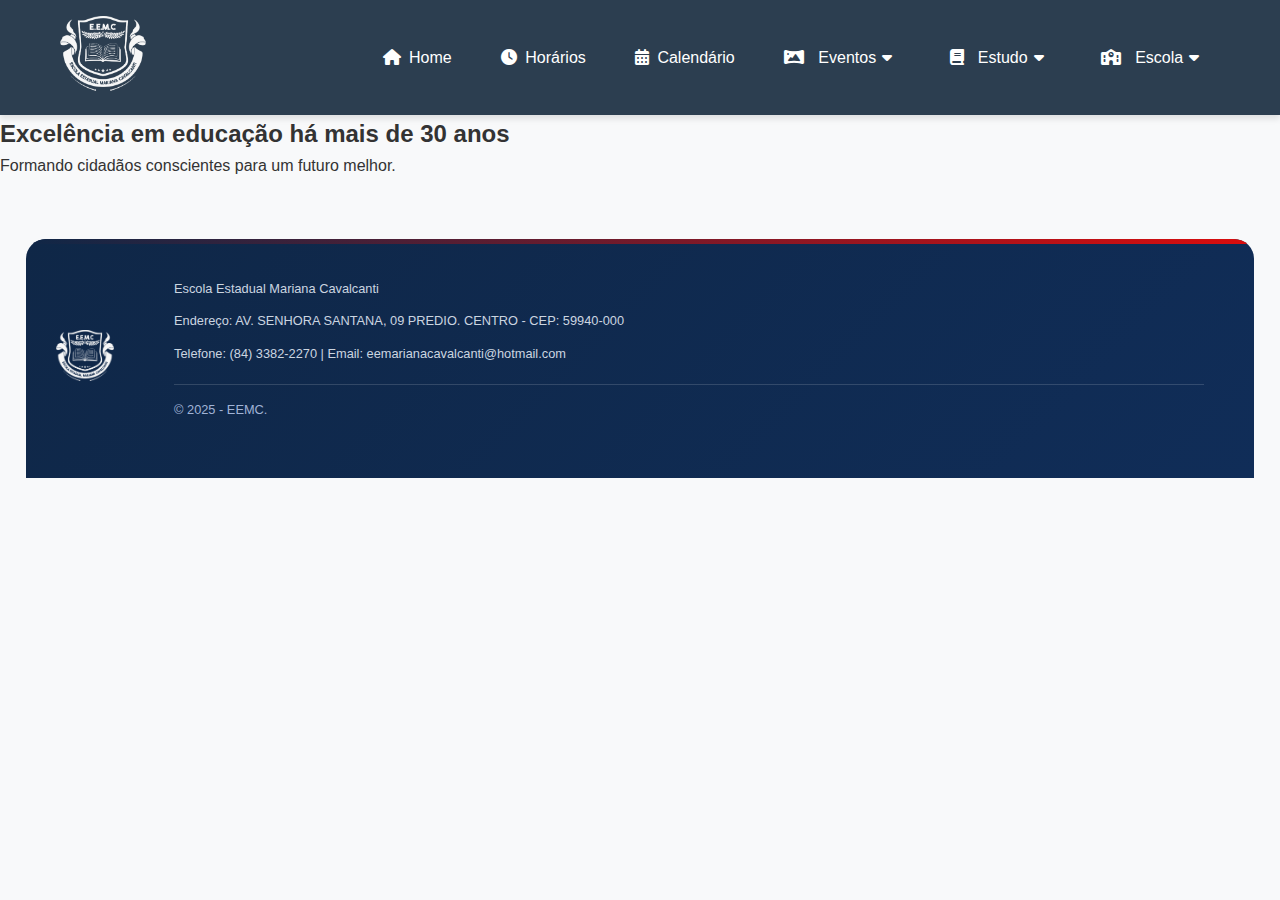
<file: jogos.html>
<!DOCTYPE html>
<html lang="pt-BR">
<head>
    <meta charset="UTF-8">
    <meta name="viewport" content="width=device-width, initial-scale=1.0">
    <title>JOGOS</title>
    <link rel="stylesheet" href="assets/css/style.css">
    <link rel="stylesheet" href="https://cdnjs.cloudflare.com/ajax/libs/font-awesome/6.4.0/css/all.min.css">
</head>
<body>
    <!-- Cabeçalho e Menu -->
<header>
        <div class="container header-container">
            <a href="index.html" class="logo">
                <img src="assets/img/LOGO.png">
            </a>
            <nav class="navbar">
                <ul class="nav-menu">
                    <li><a href="index.html" class="active"><i class="fas fa-home"></i> Home</a></li>
                    <li><a href="horarios.html"><i class="fas fa-clock"></i> Horários</a></li>
                    <li><a href="calendario.html"><i class="fas fa-calendar-alt"></i> Calendário</a></li>
                    <li class="dropdown">
                        <a href="#" class="dropdown-toggle" >
                            <i class="fa-solid fa-panorama"></i> Eventos  <i class="fas fa-caret-down"></i>
                        </a>
                        <ul class="dropdown-menu">
                            <li><a href="eventos.html"><i class="fas fa-images"></i> Eventos</a></li>
                            <li><a href="comunicados.html"><i class="fas fa-bullhorn"></i> Comunicados</a></li>
                        </ul>
                    </li>
                    <li class="dropdown">
                        <a href="#" class="dropdown-toggle" >
                            <i class="fa-solid fa-book"></i></i> Estudo  <i class="fas fa-caret-down"></i>
                        </a>
                        <ul class="dropdown-menu">
                            <li><a href="jogos.html"><i class="fas fa-gamepad"></i> Jogos</a></li>
                        </ul>
                    </li>
                    <li class="dropdown">
                        <a href="#" class="dropdown-toggle" >
                            <i class="fas fa-school"></i></i> Escola <i class="fas fa-caret-down"></i>
                        </a>
                        <ul class="dropdown-menu">
                            <li><a href="sobre.html"><i class="fa-solid fa-school-flag"></i> Sobre</a></li>
                            <li><a href="informacoes.html" class="active"><i class="fas fa-info-circle"></i> Informações</a></li>
                            <li><a href="contato.html"><i class="fas fa-envelope"></i> Contato</a></li>
                        </ul>
                    </li> 
                </ul>
                <button class="hamburger" id="hamburger">
                    <i class="fas fa-bars"></i>
                </button>
            </nav>
        </div>
    </header>

    <main>
        <!-- Conteúdo da Home virá aqui -->
        <section class="hero">
            <h2>Excelência em educação há mais de 30 anos</h2>
            <p>Formando cidadãos conscientes para um futuro melhor.</p>
        </section>
    </main>

    <!-- Rodapé -->
    <footer>
        <div class="logo-footer">
            <img src="assets/img/LOGO.png" alt="">
        
        <div class="container">
            <p>Escola Estadual Mariana Cavalcanti</p>
            <p>Endereço: AV. SENHORA SANTANA, 09 PREDIO. CENTRO - CEP: 59940-000</p>
            <p>Telefone: (84) 3382-2270 | Email: eemarianacavalcanti@hotmail.com</p>
            <p>&copy; 2025 - EEMC.</p>
        </div>
        </div>
    </footer>

    <script src="assets/js/script.js"></script>
</body>
</html>
</file>
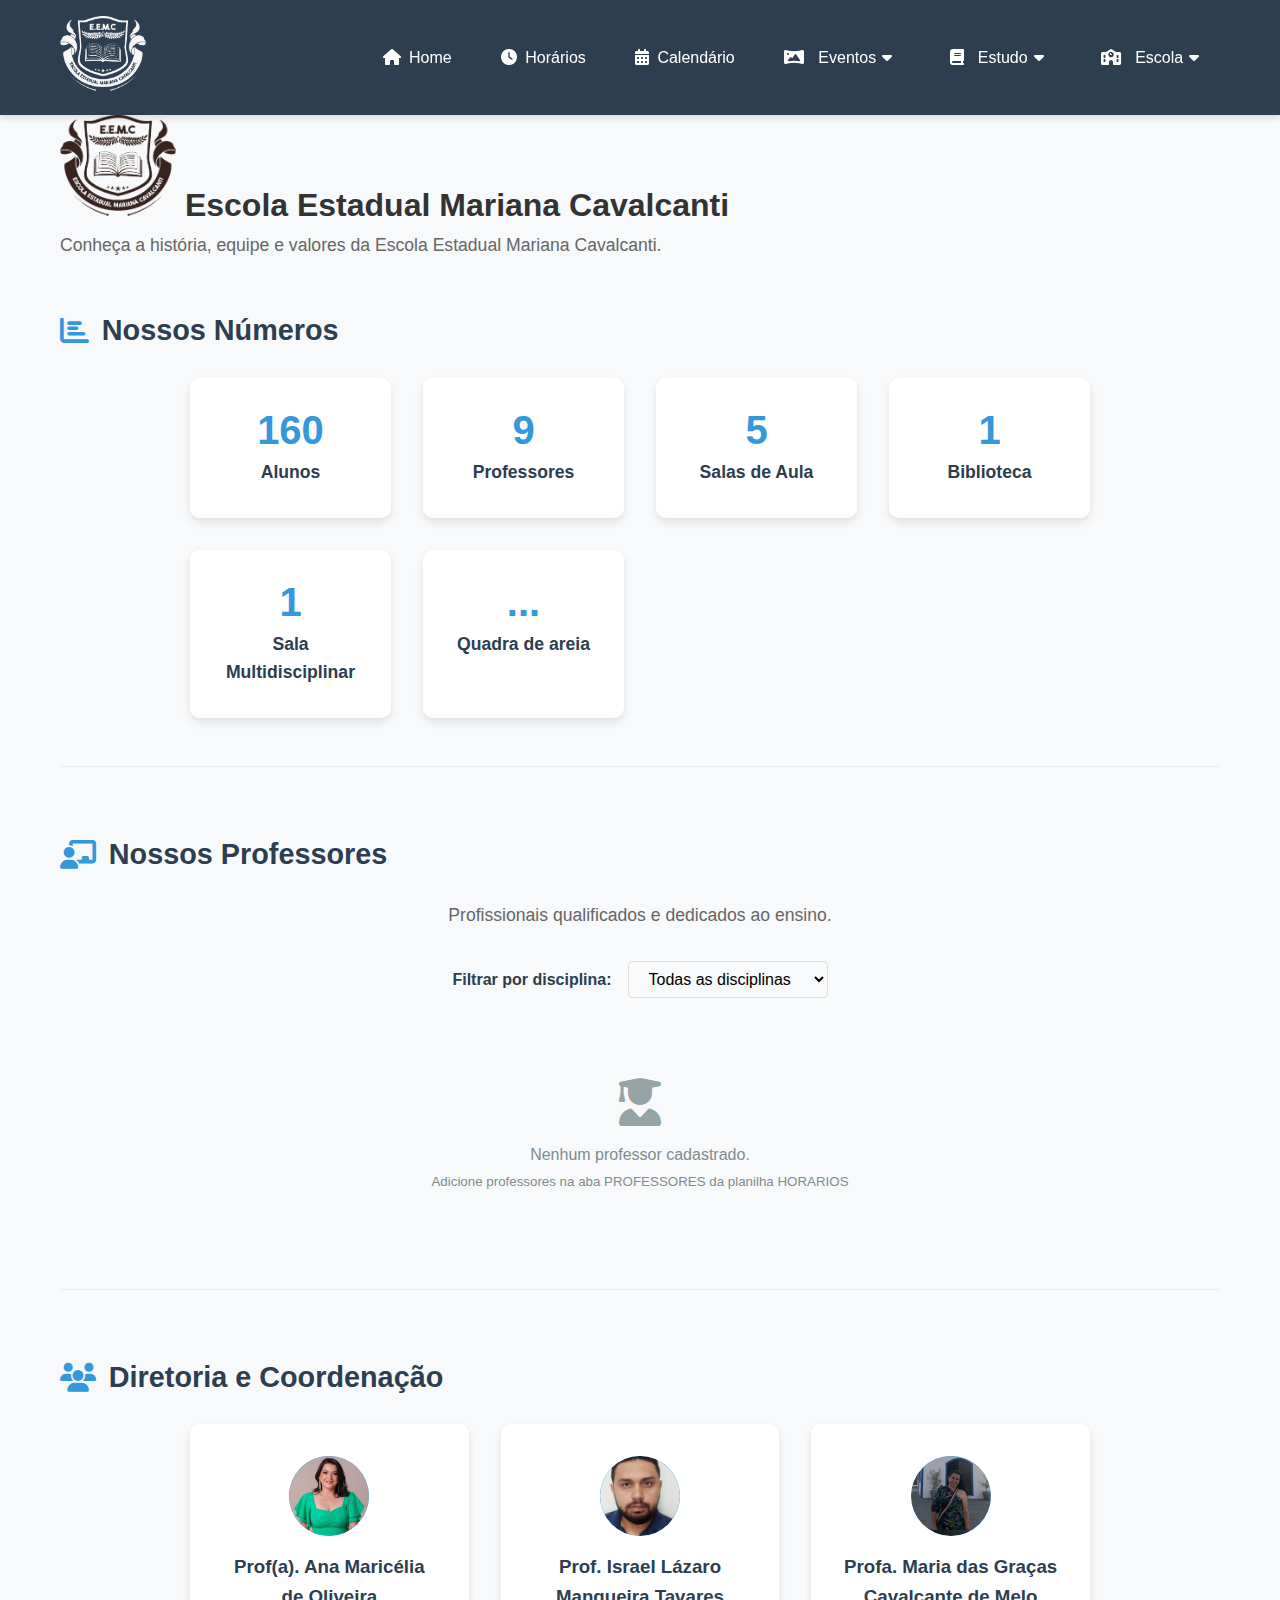
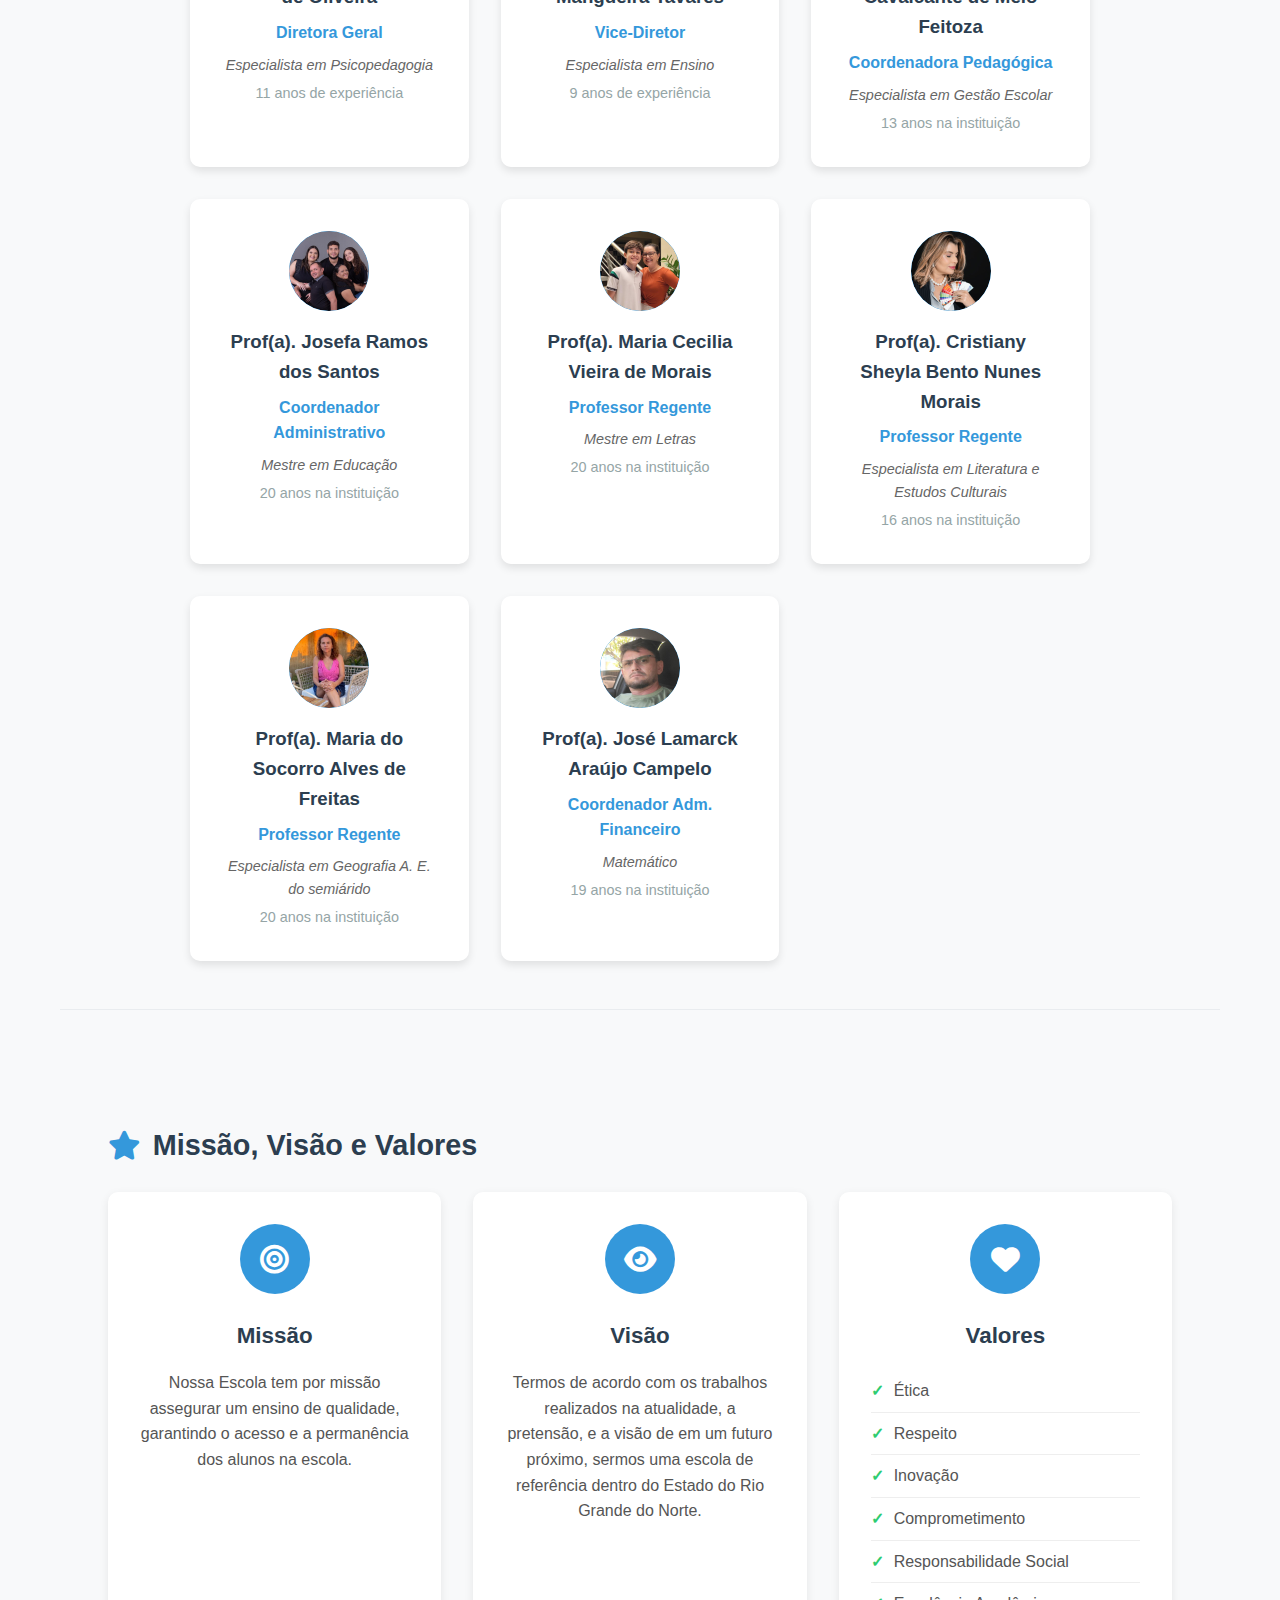
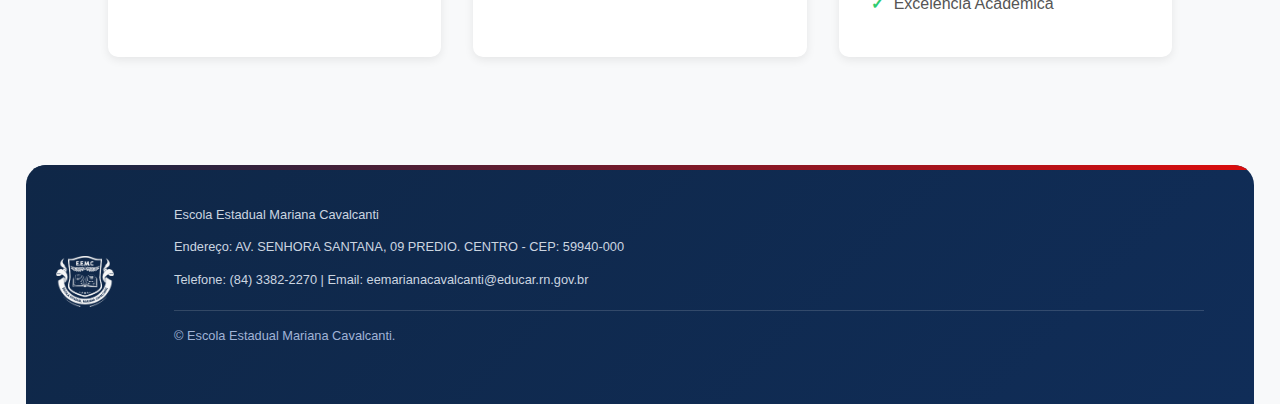
<file: sobre.html>
<!DOCTYPE html>
<html lang="pt-BR">
<head>
    <meta charset="UTF-8">
    <meta name="viewport" content="width=device-width, initial-scale=1.0">
    <title>Escola Mariana Cavalcanti - Sobre</title>
    <link rel="icon" type="image/png" href="assets/img/logo_branco.png" >
    <link rel="stylesheet" href="assets/css/style.css">
    <link rel="stylesheet" href="assets/css/sobre.css">
    <link rel="stylesheet" href="https://cdnjs.cloudflare.com/ajax/libs/font-awesome/6.4.0/css/all.min.css">
</head>
<body>
    <header>
        <div class="container header-container">
            <a href="" class="logo">
                <img src="assets/img/LOGO.png">
            </a>
            <nav class="navbar">
                <ul class="nav-menu">
                    <li><a href="index.html" class="active"><i class="fas fa-home"></i> Home</a></li>
                    <li><a href="horarios.html"><i class="fas fa-clock"></i> Horários</a></li>
                    <li><a href="calendario.html"><i class="fas fa-calendar-alt"></i> Calendário</a></li>
                    <li class="dropdown">
                        <a href="#" class="dropdown-toggle" >
                            <i class="fa-solid fa-panorama"></i> Eventos  <i class="fas fa-caret-down"></i>
                        </a>
                        <ul class="dropdown-menu">
                            <li><a href="eventos.html"><i class="fas fa-images"></i> Eventos</a></li>
                            <li><a href="comunicados.html"><i class="fas fa-bullhorn"></i> Comunicados</a></li>
                        </ul>
                    </li>
                    <li class="dropdown">
                        <a href="#" class="dropdown-toggle" >
                            <i class="fa-solid fa-book"></i></i> Estudo  <i class="fas fa-caret-down"></i>
                        </a>
                        <ul class="dropdown-menu">
                            <li><a href="labVirt.html"><i class="fas fa-flask"></i> Laboratório</a></li>
                            <li><a href="videos.html"><i class="fas fa-video"></i></i> Vídeos</a></li>
                            <li><a href="focoEnem.html"><i class="fas fa-clipboard-check"></i></i></i> ENEM</a></li>
                        </ul>
                    </li>
                    <li class="dropdown">
                        <a href="#" class="dropdown-toggle" >
                            <i class="fas fa-school"></i></i> Escola <i class="fas fa-caret-down"></i>
                        </a>
                        <ul class="dropdown-menu">
                            <li><a href="sobre.html"><i class="fa-solid fa-school-flag"></i> Sobre</a></li>
                            <li><a href="informacoes.html" class="active"><i class="fa-solid fa-circle-info"></i> Informações</a></li>
                            <li><a href="contato.html" class="active"><i class="fas fa-envelope"></i> Contato</a></li>
                        </ul>
                    </li> 
                </ul>
                <button class="hamburger" id="hamburger">
                    <i class="fas fa-bars"></i>
                </button>
            </nav>
        </div>
    </header>

    <main>
        <div class="container">
            <h1><img src="assets/img/LOGO.png" width="10%"></i> Escola Estadual Mariana Cavalcanti</h1>
            <p class="page-description">Conheça a história, equipe e valores da Escola Estadual Mariana Cavalcanti.</p>
            
            <!-- Seção: História -->
            <section class="sobre-section historia">
                <h2><i class="fas fa-history"></i> Nossa História</h2>
                <p class="sobre-intro">Há mais de 30 anos formando cidadãos conscientes para um futuro melhor.</p>
                
                <div class="timeline">
                    <div id="timelineContainer" class="timeline-container">
                        <div class="loading">
                            <i class="fas fa-spinner fa-spin"></i>
                            <p>Carregando história...</p>
                        </div>
                    </div>
                </div>
            </section>
            
            <!-- Seção: Estatísticas -->
            <section class="sobre-section">
                <h2><i class="fas fa-chart-bar"></i> Nossos Números</h2>
                <div class="estatisticas-grid">
                    <div class="estatistica-card">
                        <div class="estatistica-numero" id="numAlunos">160</div>
                        <div class="estatistica-label">Alunos</div>
                    </div>
                    <div class="estatistica-card">
                        <div class="estatistica-numero" id="numProfessores">9</div>
                        <div class="estatistica-label">Professores</div>
                    </div>
                    <div class="estatistica-card">
                        <div class="estatistica-numero" id="numSalas">5</div>
                        <div class="estatistica-label">Salas de Aula</div>
                    </div>
                    <div class="estatistica-card">
                        <div class="estatistica-numero" id="numBiblioteca">1</div>
                        <div class="estatistica-label">Biblioteca</div>
                    </div>
                    <div class="estatistica-card">
                        <div class="estatistica-numero" id="numSalasMulti">1</div>
                        <div class="estatistica-label">Sala Multidisciplinar</div>
                    </div>
                    <div class="estatistica-card">
                        <div class="estatistica-numero" id="numSalasMulti">...</div>
                        <div class="estatistica-label">Quadra de areia</div>
                    </div>
                    <div class="estatistica-card" style="display: none;">
                        <div class="estatistica-numero" id="numAnos">...</div>
                        <div class="estatistica-label">Anos de História</div>
                    </div>
                </div>
            </section>
            
            <!-- Seção: Professores -->
            <section class="sobre-section">
                <h2><i class="fas fa-chalkboard-teacher"></i> Nossos Professores</h2>
                <p class="section-subtitle">Profissionais qualificados e dedicados ao ensino.</p>
                
                <!-- Filtro por disciplina -->
                <div class="filtro-professores">
                    <label for="filtroDisciplina">Filtrar por disciplina:</label>
                    <select id="filtroDisciplina">
                        <option value="all">Todas as disciplinas</option>
                        <!-- Opções serão preenchidas por JavaScript -->
                    </select>
                </div>
                
                <!-- Grid de professores -->
                <div id="professoresContainer" class="professores-grid">
                    <div class="loading">
                        <i class="fas fa-spinner fa-spin"></i>
                        <p>Carregando professores...</p>
                    </div>
                </div>
            </section>
            
            <!-- Seção: Diretoria -->
            <section class="sobre-section">
                <h2><i class="fas fa-users"></i> Diretoria e Coordenação</h2>
                <div class="diretoria-grid">
                    <div class="diretoria-card">
                        <div class="diretoria-avatar">
                            <img src="assets/img/coordenacao/MARIICELIA.jpg" alt="Diretora Geral">
                        </div>
                        <h3>Prof(a). Ana Maricélia de Oliveira</h3>
                        <p class="diretoria-cargo">Diretora Geral</p>
                        <p class="diretoria-formacao">Especialista em Psicopedagogia</p>
                        <p class="diretoria-experiencia">11 anos de experiência</p>
                    </div>
                     <div class="diretoria-card">
                        <div class="diretoria-avatar">
                            <img src="assets/img/coordenacao/ISRAELL.jpeg" alt="vice-diretor">
                        </div>
                        <h3>Prof. Israel Lázaro Mangueira Tavares</h3>
                        <p class="diretoria-cargo">Vice-Diretor</p>
                        <p class="diretoria-formacao">Especialista em Ensino</p>
                        <p class="diretoria-experiencia">9 anos de experiência</p>
                    </div>
                    <div class="diretoria-card">
                        <div class="diretoria-avatar">
                            <img src="assets/img/coordenacao/GRACINHA.jpg" alt="Codedora Pedagógica">
                        </div>
                        <h3>Profa. Maria das Graças Cavalcante de Melo Feitoza</h3>
                        <p class="diretoria-cargo">Coordenadora Pedagógica</p>
                        <p class="diretoria-formacao">Especialista em Gestão Escolar</p>
                        <p class="diretoria-experiencia">13 anos na instituição</p>
                    </div>
                    
                    <div class="diretoria-card">
                        <div class="diretoria-avatar">
                            <img src="assets/img/coordenacao/ZEFINHA.jpg" alt="Coordenadora Administrativa">
                        </div>
                        <h3>Prof(a). Josefa Ramos dos Santos</h3>
                        <p class="diretoria-cargo">Coordenador Administrativo</p>
                        <p class="diretoria-formacao">Mestre em Educação</p>
                        <p class="diretoria-experiencia">20 anos na instituição</p>
                    </div>
                    <div class="diretoria-card">
                        <div class="diretoria-avatar">
                            <img src="assets/img/coordenacao/cecilia.jpg" alt="Coordenadora Administrativa">
                        </div>
                        <h3>Prof(a). Maria Cecilia Vieira de Morais</h3>
                        <p class="diretoria-cargo">Professor Regente</p>
                        <p class="diretoria-formacao">Mestre em Letras</p>
                        <p class="diretoria-experiencia">20 anos na instituição</p>
                    </div>
                    <div class="diretoria-card">
                        <div class="diretoria-avatar">
                            <img src="assets/img/coordenacao/cheila.jpg" alt="Coordenadora Administrativa">
                        </div>
                        <h3>Prof(a). Cristiany Sheyla Bento Nunes Morais</h3>
                        <p class="diretoria-cargo">Professor Regente</p>
                        <p class="diretoria-formacao">Especialista em Literatura e Estudos Culturais</p>
                        <p class="diretoria-experiencia">16 anos na instituição</p>
                    </div>
                    <div class="diretoria-card">
                        <div class="diretoria-avatar">
                            <img src="assets/img/coordenacao/socorro.jpg" alt="Coordenadora Administrativa">
                        </div>
                        <h3>Prof(a). Maria do Socorro Alves de Freitas</h3>
                        <p class="diretoria-cargo">Professor Regente</p>
                        <p class="diretoria-formacao">Especialista em Geografia A. E. do semiárido</p>
                        <p class="diretoria-experiencia">20 anos na instituição</p>
                    </div>
                    <div class="diretoria-card">
                        <div class="diretoria-avatar">
                            <img src="assets/img/coordenacao/lamarck.jpg" alt="Coordenadora Administrativa">
                        </div>
                        <h3>Prof(a). José Lamarck Araújo Campelo</h3>
                        <p class="diretoria-cargo">	Coordenador Adm. Financeiro</p>
                        <p class="diretoria-formacao">Matemático</p>
                        <p class="diretoria-experiencia">19 anos na instituição</p>
                    </div>
                </div>
            </section>
            
            <!-- Seção: Missão, Visão, Valores -->
            <section class="sobre-section valores-section">
                <h2><i class="fas fa-star"></i> Missão, Visão e Valores</h2>
                <div class="valores-grid">
                    <div class="valor-card">
                        <div class="valor-icon">
                            <i class="fas fa-bullseye"></i>
                        </div>
                        <h3>Missão</h3>
                        <p>Nossa Escola tem por missão assegurar um ensino de qualidade, garantindo o acesso e a permanência dos alunos na escola.</p>
                    </div>
                    
                    <div class="valor-card">
                        <div class="valor-icon">
                            <i class="fas fa-eye"></i>
                        </div>
                        <h3>Visão</h3>
                        <p>Termos de acordo com os trabalhos realizados na atualidade, a pretensão, e a visão de em um futuro próximo, sermos uma escola de referência dentro do Estado do Rio Grande do Norte.</p>
                    </div>
                    
                    <div class="valor-card">
                        <div class="valor-icon">
                            <i class="fas fa-heart"></i>
                        </div>
                        <h3>Valores</h3>
                        <ul class="valores-lista">
                            <li>Ética</li>
                            <li>Respeito</li>
                            <li>Inovação</li>
                            <li>Comprometimento</li>
                            <li>Responsabilidade Social</li>
                            <li>Excelência Acadêmica</li>
                        </ul>
                    </div>
                </div>
            </section>
        </div>
    </main>

    <footer>
        <div class="logo-footer">
            <img src="assets/img/LOGO.png" alt="">
        
        <div class="container">
            <p>Escola Estadual Mariana Cavalcanti</p>
            <p>Endereço: AV. SENHORA SANTANA, 09 PREDIO. CENTRO - CEP: 59940-000</p>
            <p>Telefone: (84) 3382-2270 | Email: eemarianacavalcanti@educar.rn.gov.br</p>
            <p>&copy; <span id="ano-atual"></span> Escola Estadual Mariana Cavalcanti.<br></p>
        </div>
        </div>
    </footer>

    <script src="assets/js/script.js"></script>
    <script src="assets/js/api.js"></script>
    <script src="assets/js/sobre.js"></script>
</body>
</html>
</file>
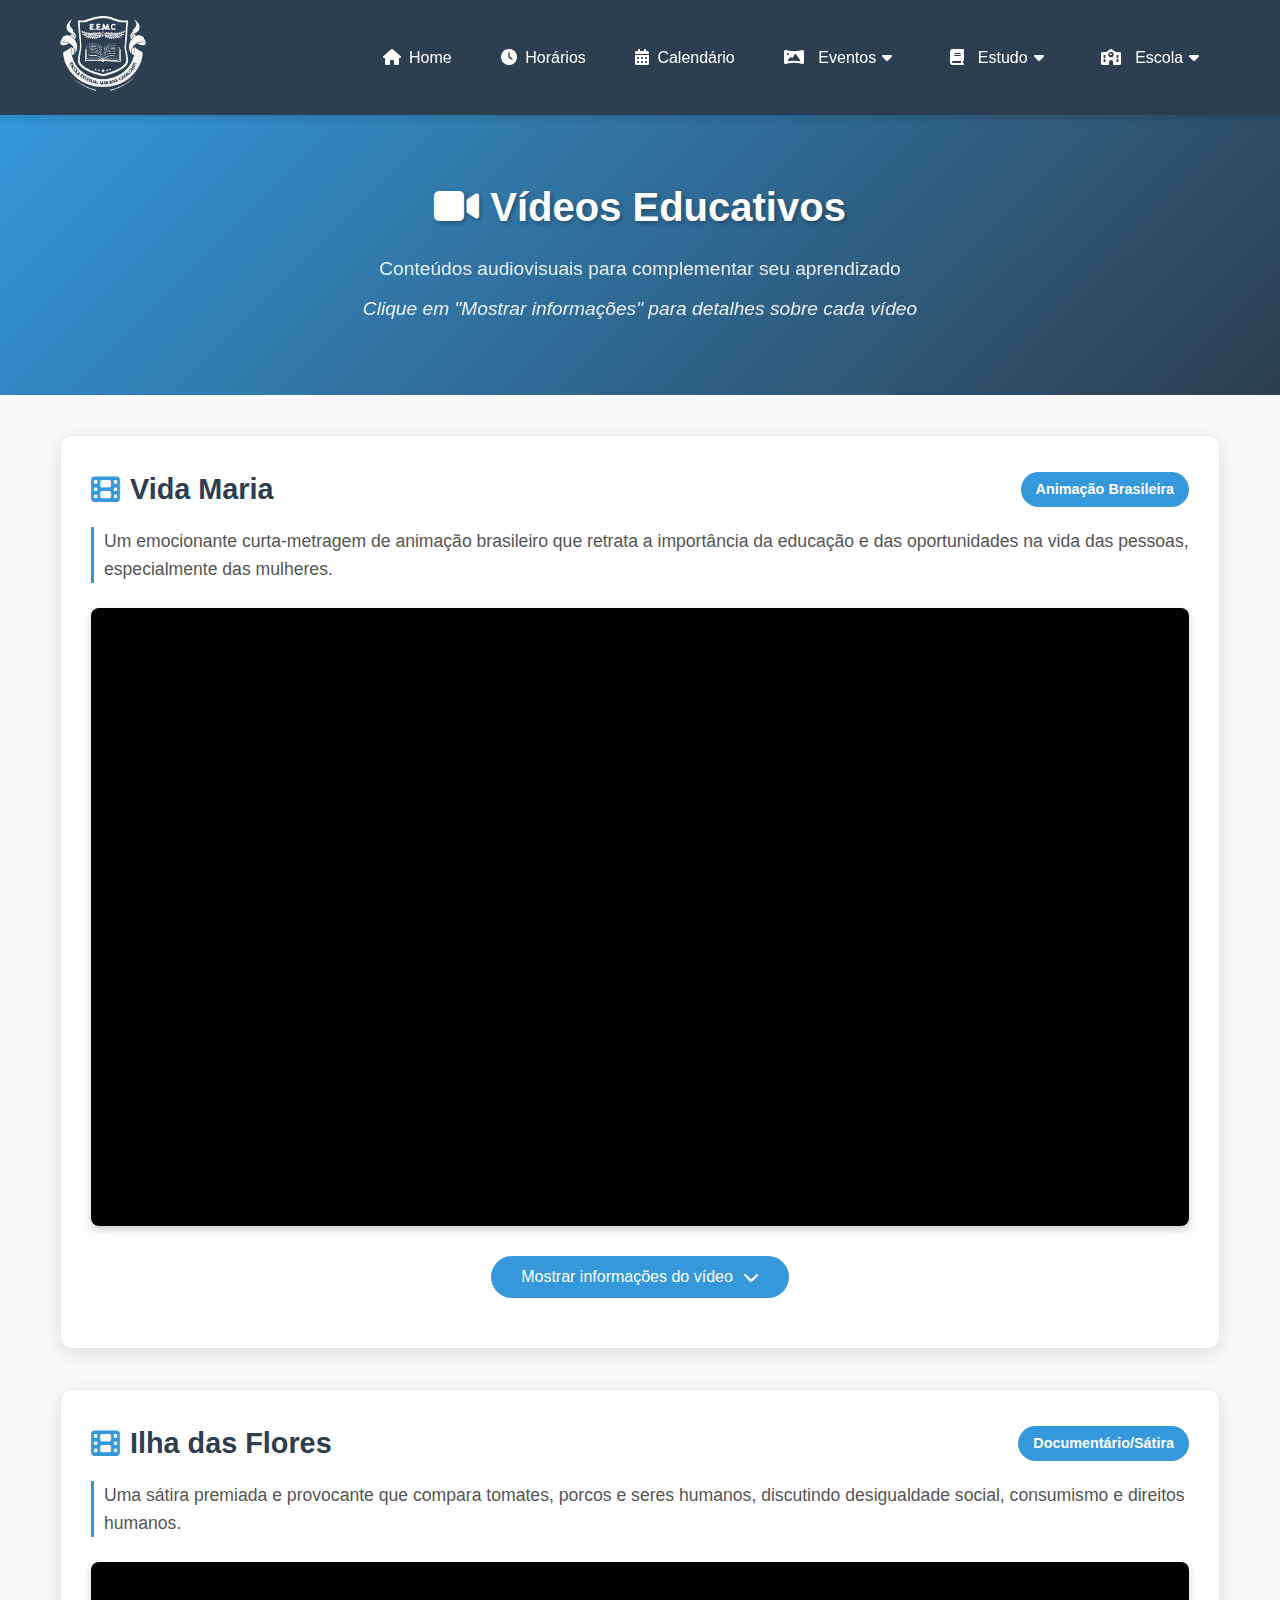
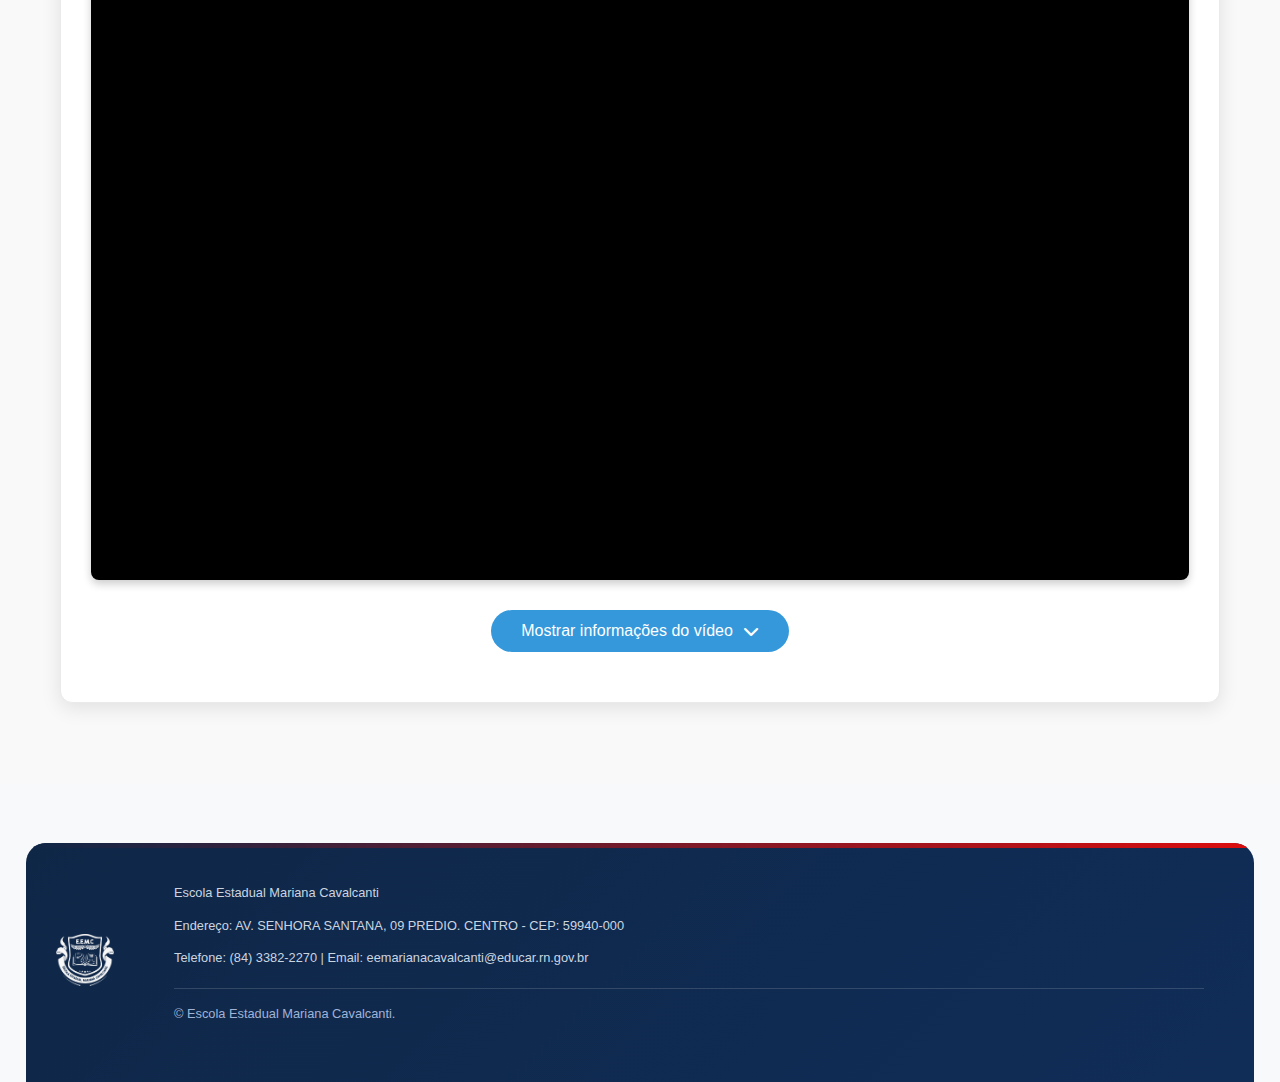
<file: videos.html>
<!DOCTYPE html>
<html lang="pt-BR">
<head>
    <meta charset="UTF-8">
    <meta name="viewport" content="width=device-width, initial-scale=1.0">
    <title>Vídeos Educativos - Escola Mariana Cavalcanti</title>
    <link rel="icon" type="image/png" href="assets/img/logo_branco.png" >
    <link rel="stylesheet" href="assets/css/style.css">
    <link rel="stylesheet" href="assets/css/videos.css">
    <link rel="stylesheet" href="https://cdnjs.cloudflare.com/ajax/libs/font-awesome/6.4.0/css/all.min.css">
</head>
<body>
    <!-- Cabeçalho e Menu -->
    <header>
        <div class="container header-container">
            <a href="" class="logo">
                <img src="assets/img/LOGO.png">
            </a>
            <nav class="navbar">
                <ul class="nav-menu">
                    <li><a href="index.html" class="active"><i class="fas fa-home"></i> Home</a></li>
                    <li><a href="horarios.html"><i class="fas fa-clock"></i> Horários</a></li>
                    <li><a href="calendario.html"><i class="fas fa-calendar-alt"></i> Calendário</a></li>
                    <li class="dropdown">
                        <a href="#" class="dropdown-toggle" >
                            <i class="fa-solid fa-panorama"></i> Eventos  <i class="fas fa-caret-down"></i>
                        </a>
                        <ul class="dropdown-menu">
                            <li><a href="eventos.html"><i class="fas fa-images"></i> Eventos</a></li>
                            <li><a href="comunicados.html"><i class="fas fa-bullhorn"></i> Comunicados</a></li>
                            <li><a href="feira.html" ><i class="fa-solid fa-vial-virus"></i> Feira 2026</a></li>
                        </ul>
                    </li>
                    <li class="dropdown">
                        <a href="#" class="dropdown-toggle" >
                            <i class="fa-solid fa-book"></i></i> Estudo  <i class="fas fa-caret-down"></i>
                        </a>
                        <ul class="dropdown-menu">
                            <li><a href="labVirt.html"><i class="fas fa-flask"></i> Laboratório</a></li>
                            <li><a href="videos.html"><i class="fas fa-video"></i></i> Vídeos</a></li>
                            <li><a href="focoEnem.html"><i class="fas fa-clipboard-check"></i></i></i> ENEM</a></li>
                        </ul>
                    </li>
                    <li class="dropdown">
                        <a href="#" class="dropdown-toggle" >
                            <i class="fas fa-school"></i></i> Escola <i class="fas fa-caret-down"></i>
                        </a>
                        <ul class="dropdown-menu">
                            <li><a href="sobre.html"><i class="fa-solid fa-school-flag"></i> Sobre</a></li>
                            <li><a href="informacoes.html" class="active"><i class="fa-solid fa-circle-info"></i> Informações</a></li>
                            <li><a href="contato.html" class="active"><i class="fas fa-envelope"></i> Contato</a></li>
                        </ul>
                    </li> 
                </ul>
                <button class="hamburger" id="hamburger">
                    <i class="fas fa-bars"></i>
                </button>
            </nav>
        </div>
    </header>

    <main>
        <!-- Seção Hero com título -->
        <section class="hero">
            <div class="container">
                <h1><i class="fas fa-video"></i> Vídeos Educativos</h1>
                <p>Conteúdos audiovisuais para complementar seu aprendizado</p>
                <p class="hero-subtitle">Clique em "Mostrar informações" para detalhes sobre cada vídeo</p>
            </div>
        </section>

        <!-- Seção de Vídeos -->
        <section class="video-section">
            <div class="container">
                
                <!-- Vídeo 1: Vida Maria -->
                <div class="video-card">
                    <div class="video-header">
                        <h2><i class="fas fa-film"></i> Vida Maria</h2>
                        <span class="video-badge">Animação Brasileira</span>
                    </div>
                    
                    <p class="video-description">
                        Um emocionante curta-metragem de animação brasileiro que retrata a importância da educação 
                        e das oportunidades na vida das pessoas, especialmente das mulheres.
                    </p>
                    
                    <!-- Vídeo incorporado -->
                    <div class="video-container">
                        <div class="youtube-player" data-id="yFpoG_htum4">
                            <!-- O iframe será inserido pelo JavaScript -->
                        </div>
                    </div>
                    
                    <!-- Botão para expandir/recolher informações -->
                    <div class="info-toggle">
                        <button class="toggle-btn" data-target="vidaMariaInfo">
                            <span class="toggle-text">Mostrar informações do vídeo</span>
                            <i class="fas fa-chevron-down toggle-icon"></i>
                        </button>
                    </div>
                    
                    <!-- Informações adicionais (inicialmente escondidas) -->
                    <div class="video-info" id="vidaMariaInfo">
                        <div class="info-content">
                            <div class="info-grid">
                                <div class="info-column">
                                    <h3><i class="fas fa-info-circle"></i> Detalhes técnicos</h3>
                                    <ul class="info-list">
                                        <li>
                                            <i class="fas fa-user"></i>
                                            <div>
                                                <strong>Diretor:</strong>
                                                <span>Márcio Ramos</span>
                                            </div>
                                        </li>
                                        <li>
                                            <i class="fas fa-calendar"></i>
                                            <div>
                                                <strong>Ano de produção:</strong>
                                                <span>2006</span>
                                            </div>
                                        </li>
                                        <li>
                                            <i class="fas fa-clock"></i>
                                            <div>
                                                <strong>Duração:</strong>
                                                <span>9 minutos</span>
                                            </div>
                                        </li>
                                        <li>
                                            <i class="fas fa-flag"></i>
                                            <div>
                                                <strong>País:</strong>
                                                <span>Brasil</span>
                                            </div>
                                        </li>
                                        <li>
                                            <i class="fas fa-film"></i>
                                            <div>
                                                <strong>Formato:</strong>
                                                <span>Animação 2D</span>
                                            </div>
                                        </li>
                                    </ul>
                                </div>
                                
                                <div class="info-column">
                                    <h3><i class="fas fa-tags"></i> Temas abordados</h3>
                                    <div class="tags">
                                        <span class="tag">Educação</span>
                                        <span class="tag">Gênero</span>
                                        <span class="tag">Transformação Social</span>
                                        <span class="tag">Família</span>
                                        <span class="tag">Oportunidades</span>
                                    </div>
                                    
                                    <h3><i class="fas fa-lightbulb"></i> Reflexão principal</h3>
                                    <p class="reflection-quote">
                                        "Como a educação pode quebrar ciclos e transformar destinos?"
                                    </p>
                                </div>
                            </div>
                        </div>
                    </div>
                </div>
                
                <!-- Vídeo 2: Ilha das Flores -->
                <div class="video-card">
                    <div class="video-header">
                        <h2><i class="fas fa-film"></i> Ilha das Flores</h2>
                        <span class="video-badge">Documentário/Sátira</span>
                    </div>
                    
                    <p class="video-description">
                        Uma sátira premiada e provocante que compara tomates, porcos e seres humanos,
                        discutindo desigualdade social, consumismo e direitos humanos.
                    </p>
                    
                    <!-- Vídeo incorporado -->
                    <div class="video-container">
                        <div class="youtube-player" data-id="h30BO_6kFNM">
                            <!-- O iframe será inserido pelo JavaScript -->
                        </div>
                    </div>
                    
                    <!-- Botão para expandir/recolher informações -->
                    <div class="info-toggle">
                        <button class="toggle-btn" data-target="ilhaFloresInfo">
                            <span class="toggle-text">Mostrar informações do vídeo</span>
                            <i class="fas fa-chevron-down toggle-icon"></i>
                        </button>
                    </div>
                    
                    <!-- Informações adicionais (inicialmente escondidas) -->
                    <div class="video-info" id="ilhaFloresInfo">
                        <div class="info-content">
                            <div class="info-grid">
                                <div class="info-column">
                                    <h3><i class="fas fa-info-circle"></i> Detalhes técnicos</h3>
                                    <ul class="info-list">
                                        <li>
                                            <i class="fas fa-user"></i>
                                            <div>
                                                <strong>Diretor:</strong>
                                                <span>Jorge Furtado</span>
                                            </div>
                                        </li>
                                        <li>
                                            <i class="fas fa-calendar"></i>
                                            <div>
                                                <strong>Ano de produção:</strong>
                                                <span>1989</span>
                                            </div>
                                        </li>
                                        <li>
                                            <i class="fas fa-clock"></i>
                                            <div>
                                                <strong>Duração:</strong>
                                                <span>13 minutos</span>
                                            </div>
                                        </li>
                                        <li>
                                            <i class="fas fa-flag"></i>
                                            <div>
                                                <strong>País:</strong>
                                                <span>Brasil</span>
                                            </div>
                                        </li>
                                        <li>
                                            <i class="fas fa-film"></i>
                                            <div>
                                                <strong>Gênero:</strong>
                                                <span>Documentário/Sátira</span>
                                            </div>
                                        </li>
                                    </ul>
                                </div>
                                
                                <div class="info-column">
                                    <h3><i class="fas fa-tags"></i> Temas abordados</h3>
                                    <div class="tags">
                                        <span class="tag">Desigualdade Social</span>
                                        <span class="tag">Consumismo</span>
                                        <span class="tag">Direitos Humanos</span>
                                        <span class="tag">Capitalismo</span>
                                        <span class="tag">Crítica Social</span>
                                    </div>
                                    
                                    <h3><i class="fas fa-lightbulb"></i> Reflexão principal</h3>
                                    <p class="reflection-quote">
                                        "O que realmente diferencia seres humanos de outros animais na sociedade capitalista?"
                                    </p>
                                </div>
                            </div>
                        </div>
                    </div>
                </div>

            </div>
        </section>
    </main>

    <!-- Rodapé -->
    <footer>
        <div class="logo-footer">
            <img src="assets/img/LOGO.png" alt="Logo da Escola Mariana Cavalcanti" loading="lazy">
            <div class="container">
                <p>Escola Estadual Mariana Cavalcanti</p>
                <p>Endereço: AV. SENHORA SANTANA, 09 PREDIO. CENTRO - CEP: 59940-000</p>
                <p>Telefone: (84) 3382-2270 | Email: eemarianacavalcanti@educar.rn.gov.br</p>
                <p>&copy; <span id="ano-atual"></span> Escola Estadual Mariana Cavalcanti.<br></p>
            </div>
        </div>
    </footer>

    <!-- Scripts -->
    <script src="assets/js/script.js"></script>
    <script src="assets/js/videos.js"></script>
</body>
</html>
</file>
<file: assets/css/index.css>
/* ============================================
   CONTEÚDO PRINCIPAL
   ============================================ */

main {
    min-height: 70vh;
    padding: 2rem 0;
}
.hidden {
    display: none;
}
/* Hero Section */
.hero {
    background: linear-gradient(135deg, #3498db, #2c3e50);
    color: white;
    text-align: center;
    padding: 4rem 1rem;
    margin-bottom: 2rem;
    border-radius: 10px;
}

.hero h2 {
    font-size: 2.5rem;
    margin-bottom: 1rem;
}

.hero p {
    font-size: 1.2rem;
    opacity: 0.9;
}

@media (max-width: 768px) {
    .hero h2 {
        font-size: 2rem;
    }
}

/* ============================================
   PROPOSTA PEDAGÓGICA
   ============================================ */

.propPedag {
    display: flex;
    gap: 30px;
    background: #ffffff;
    border-radius: 15px;
    box-shadow: 0 4px 12px rgba(0,0,0,0.1);
    padding: 30px;
    margin: 40px auto;
    width: 90%;
    align-items: center;
}

/* Texto */
.text-content {
    flex: 1;
    max-width: 600px;
    display: flex;
    flex-direction: column;
    gap: 15px;
}

.text-content h1 {
    font-size: 3rem;
    font-weight: 700;
    font-family: 'Lucida Sans', 'Lucida Sans Regular', 'Lucida Grande', 'Lucida Sans Unicode', Geneva, Verdana, sans-serif;
    background: linear-gradient(120deg, #1f3c88, #4facfe);
    -webkit-background-clip: text;
    -webkit-text-fill-color: transparent;
    background-clip: text;
    margin: 0;
}

.text-content p {
    font-size: 1.1rem;
    line-height: 1.7;
    color: #444;
    text-align: justify;
}

/* Imagem */
.img-content {
    flex: 1;
    display: flex;
    justify-content: center;
}

.img-content img {
    width: 100%;
    max-width: 500px;
    height: auto;
    border-radius: 16px;
    box-shadow: 0 8px 20px rgba(41, 40, 40, 0.4);
}

/* Responsivo */
@media (max-width: 768px) {
    .propPedag {
        flex-direction: column;
        padding: 20px;
        gap: 20px;
    }

    .text-content {
        max-width: 100%;
    }

    .text-content h1 {
        font-size: 2rem;
        text-align: center;
    }

    .text-content p {
        font-size: 1rem;
        text-align: left;
    }

    .img-content img {
        max-width: 100%;
    }
}



/* ============================================
   SLIDERS E CARROSSÉIS
   ============================================ */

/* Slider de Eventos */
.eventos-slider-container {
    width: 90%;
    max-width: 1100px;
    margin: 40px auto;
    text-align: center;
}

.slider-title {
    font-size: 1.8rem;
    margin-bottom: 20px;
    color: #2c3e50;
}

/* Área do slider */
.eventos-slider {
    position: relative;
    width: 100%;
    height: 320px;
    overflow: hidden;
    border-radius: 16px;
    background: #ddd;
}

/* Cada slide */
.slider-slide {
    position: absolute;
    width: 100%;
    height: 100%;
    left: 100%;
    top: 0;
    opacity: 0;
    transition: all 0.6s ease;
    display: flex;
    align-items: flex-end;
    background-size: cover;
    background-position: center;
}

/* Slide ativo */
.slider-slide.active {
    left: 0;
    opacity: 1;
}

/* Texto dentro do slide */
.slide-info {
    width: 100%;
    color: white;
    padding: 20px;
    background: linear-gradient(0deg, rgba(0,0,0,0.75), transparent);
    text-align: left;
}

/* Título e data */
.slide-info h3 {
    font-size: 1.4rem;
    margin-bottom: 6px;
}

.slide-info p {
    margin: 0;
    font-size: 1rem;
    opacity: 0.9;
}

/* Bolinhas */
.slider-indicators {
    display: flex;
    justify-content: center;
    margin-top: 12px;
    gap: 8px;
}

.slider-dot {
    width: 12px;
    height: 12px;
    background: #ccc;
    border-radius: 50%;
    cursor: pointer;
    transition: 0.3s;
}

.slider-dot.active {
    background: #2c3e50;
    transform: scale(1.2);
}

.slider-loading {
    padding: 40px;
    font-size: 1.2rem;
}

/* ============================================
   SUPER BANNER DE EVENTOS
   ============================================ */

.eventos-banner {
    width: 100%;
    height: 400px;
    position: relative;
    margin: 40px auto 60px;
    overflow: hidden;
    border-radius: 14px;
}

/* Wrapper interno */
.banner-wrapper {
    width: 100%;
    height: 100%;
    position: relative;
}

/* SLIDE */
.banner-slide {
    width: 100%;
    height: 100%;
    position: absolute;
    top: 0;
    left: 0;
    opacity: 0;
    transition: opacity 1s ease-in-out;
}

/* Slide ativo */
.banner-slide.active {
    opacity: 1;
}

/* IMAGEM menor dentro do banner */
.banner-slide img {
    width: 100%;
    height: auto;
    max-height: 85%;
    object-fit: contain;
    border-radius: 12px;
    position: absolute;
    right: 30px;
    bottom: 20px;
    box-shadow: 0 4px 15px rgba(0,0,0,0.15);
    animation: fadeUp 0.8s ease forwards;
    opacity: 0;
}

/* LEGENDA (versão Glassmorphism) */
.banner-info {
    position: absolute;
    left: 30px;
    top: 50%;
    transform: translateY(-50%);
    width: 40%;
    padding: 20px;
    backdrop-filter: blur(14px);
    background-color: rgba(64, 64, 64, 0.12);
    border-radius: 14px;
    color: rgb(14, 13, 13);
    animation: fadeUp 0.8s ease forwards;
    opacity: 0;
}

.banner-info h3 {
    font-size: 1.8rem;
    margin-bottom: 8px;
}

.banner-info p {
    font-size: 1rem;
    opacity: 0.9;
}

.banner-info button {
    margin-top: 14px;
    background: #3498db;
    border: none;
    padding: 10px 18px;
    border-radius: 8px;
    color: white;
    font-weight: bold;
    cursor: pointer;
    transition: 0.3s;
}

.banner-info button:hover {
    background: #2980b9;
}

/* SETAS */
.banner-arrow {
    position: absolute;
    top: 50%;
    transform: translateY(-50%);
    background: rgba(0, 0, 0, 0.15);
    border: none;
    width: 48px;
    height: 48px;
    border-radius: 50%;
    cursor: pointer;
    backdrop-filter: blur(12px);
    transition: 0.3s;
    display: flex;
    align-items: center;
    justify-content: center;
}

.banner-arrow:hover {
    background: rgba(1, 1, 1, 0.537);
}

.banner-arrow.left { left: 15px; }
.banner-arrow.right { right: 15px; }

.banner-arrow i {
    font-size: 1.3rem;
    color: white;
}

/* INDICADORES (bolinhas estilo Netflix) */
.banner-indicators {
    position: absolute;
    bottom: 12px;
    left: 50%;
    transform: translateX(-50%);
    display: flex;
    gap: 8px;
}

.banner-indicators .dot {
    width: 15px;
    height: 15px;
    border-radius: 50%;
    background: rgba(0, 0, 0, 0.571);
    transition: 0.3s;
    cursor: pointer;
}

.banner-indicators .dot.active {
    background: rgb(90, 6, 6);
    transform: scale(1.2);
}

/* Texto animado */
@keyframes fadeUp {
    from {
        opacity: 0;
        transform: translateY(25px);
    }
    to {
        opacity: 1;
        transform: translateY(0);
    }
}

/* ============================================
   CARROSSEL DE EVENTOS MODERNO
   ============================================ */

.eventos-banner {
    width: 100%;
    border-radius: 25px;
    max-width: 1200px;
    margin: 60px auto;
    padding: 0 20px;
}

.section-header {
    text-align: center;
    margin-bottom: 40px;
}

.section-header h2 {
    font-size: 2.2rem;
    color: #2c3e50;
    margin-bottom: 10px;
    display: flex;
    align-items: center;
    justify-content: center;
    gap: 12px;
}

.section-header h2 i {
    color: #e74c3c;
    font-size: 1.8rem;
}

.section-header p {
    color: #7f8c8d;
    font-size: 1.1rem;
    max-width: 600px;
    margin: 0 auto;
}

/* Container do carrossel */
.carousel-container {
    position: relative;
    width: 100%;
    height: 500px;
    border-radius: 20px;
    overflow: hidden;
    box-shadow: 0 20px 40px rgba(0, 0, 0, 0.15);
}

/* Wrapper dos slides */
.carousel-wrapper {
    width: 100%;
    height: 100%;
    position: relative;
    background: linear-gradient(135deg, #f5f7fa 0%, #c3cfe2 100%);
}

/* Estilo dos slides */
.carousel-slide {
    position: absolute;
    width: 100%;
    height: 100%;
    top: 0;
    left: 100%;
    display: grid;
    grid-template-columns: 1fr 1fr;
    gap: 0;
    opacity: 0;
    transition: all 0.8s cubic-bezier(0.77, 0, 0.175, 1);
}

.carousel-slide.active {
    left: 0;
    opacity: 1;
}

/* Parte da imagem */


.slide-image img {
    max-width: 100%;
    max-height: 100%;
    object-fit: contain;
    transition: transform 8s ease;
}

.carousel-slide.active .slide-image img {
    transform: scale(1.03);
}

.overlay {
    position: absolute;
    bottom: 0;
    left: 0;
    right: 0;
    height: 60%;
    background: linear-gradient(0deg, rgba(44, 62, 80, 0.9) 0%, transparent 100%);
    display: flex;
    align-items: flex-end;
    padding: 30px;
}

.image-caption {
    color: white;
    font-size: 1.1rem;
    opacity: 0.9;
    padding-right: 40px;
}
@media (max-width:768px){

    .image-caption{
        padding: 4px 8px;
        font-size: 0.7rem;
        gap: 3px;
    }

}
/* Parte do conteúdo */
.slide-content {
    padding: 25px;
    background: white;
    display: flex;
    flex-direction: column;
    justify-content: flex-start;
    position: relative;
    overflow-y: auto;
}

.event-date {
    display: inline-flex;
    align-items: center;
    gap: 8px;
    background: #e74c3c;
    color: white;
    padding: 8px 16px;
    border-radius: 20px;
    font-size: 0.9rem;
    font-weight: 600;
    margin-bottom: 20px;
    width: fit-content;
}

.event-date i {
    font-size: 0.8rem;
}

.slide-content h3 {
    font-size: 2rem;
    color: #2c3e50;
    margin-bottom: 15px;
    line-height: 1.3;
}

.slide-content p {
    color: #5d6d7e;
    line-height: 1.6;
    margin-bottom: 25px;
    font-size: 1.05rem;
}

.event-details {
    list-style: none;
    margin-bottom: 30px;
}

.event-details li {
    display: flex;
    align-items: center;
    gap: 10px;
    margin-bottom: 10px;
    color: #4a5568;
}

.event-details li i {
    color: #3498db;
    width: 20px;
}

.view-details-btn {
    text-decoration: none;
    background: linear-gradient(135deg, #3498db 0%, #2980b9 100%);
    color: white;
    border: none;

    padding: 5px 10px;   /* menor */
    font-size: 0.75rem;  /* texto menor */

    border-radius: 6px;
    font-weight: 500;

    cursor: pointer;
    display: inline-flex;
    align-items: center;
    gap: 4px; /* espaço do ícone menor */

    transition: all 0.3s ease;

    width: auto;
}
@media (max-width:768px){

    .view-details-btn{
        padding: 4px 8px;
        font-size: 0.7rem;
        gap: 3px;
    }

}
.view-details-btn:hover {
    transform: translateY(-3px);
    box-shadow: 0 10px 20px rgba(52, 152, 219, 0.3);
    background: linear-gradient(135deg, #2980b9 0%, #2573a7 100%);
}

/* Controles */
.carousel-control {
    position: absolute;
    top: 50%;
    transform: translateY(-50%);
    width: 56px;
    height: 56px;
    background: white;
    border: none;
    border-radius: 50%;
    cursor: pointer;
    display: flex;
    align-items: center;
    justify-content: center;
    box-shadow: 0 8px 25px rgba(0, 0, 0, 0.15);
    transition: all 0.3s ease;
    z-index: 10;
}

.carousel-control:hover {
    transform: translateY(-50%) scale(1.1);
    box-shadow: 0 12px 30px rgba(0, 0, 0, 0.2);
    background: #2c3e50;
}

.carousel-control:hover i {
    color: white;
}

.carousel-control i {
    font-size: 1.2rem;
    color: #2c3e50;
}

.carousel-control.prev {
    left: 20px;
}

.carousel-control.next {
    right: 20px;
}

/* Indicadores */
.carousel-indicators {
    position: absolute;
    bottom: 25px;
    left: 50%;
    transform: translateX(-50%);
    display: flex;
    gap: 12px;
    z-index: 10;
}

.carousel-indicators .indicator {
    width: 14px;
    height: 14px;
    border-radius: 50%;
    background: rgba(255, 255, 255, 0.5);
    cursor: pointer;
    transition: all 0.3s ease;
    border: 2px solid transparent;
}

.carousel-indicators .indicator.active {
    background: white;
    transform: scale(1.3);
    box-shadow: 0 0 10px rgba(255, 255, 255, 0.8);
}

.carousel-indicators .indicator:hover {
    background: white;
    transform: scale(1.2);
}

/* Contador */
.carousel-counter {
    position: absolute;
    bottom: 25px;
    right: 25px;
    background: rgba(0, 0, 0, 0.7);
    color: white;
    padding: 8px 16px;
    border-radius: 20px;
    font-size: 0.9rem;
    font-weight: 600;
    z-index: 10;
}

/* Botão ver todos */
.view-all-container {
    text-align: center;
    margin-top: 40px;
}

.view-all-btn {
    display: inline-flex;
    align-items: center;
    gap: 10px;
    background: #2c3e50;
    color: white;
    padding: 14px 28px;
    border-radius: 10px;
    text-decoration: none;
    font-weight: 600;
    transition: all 0.3s ease;
}

.view-all-btn:hover {
    background: #34495e;
    transform: translateY(-3px);
    box-shadow: 0 10px 20px rgba(44, 62, 80, 0.2);
}

/* Efeito de loading */
.carousel-loading {
    display: flex;
    align-items: center;
    justify-content: center;
    height: 100%;
    color: #7f8c8d;
    font-size: 1.2rem;
    gap: 15px;
}

/* Responsividade do Carrossel */
@media (max-width: 992px) {
    .carousel-slide {
        grid-template-columns: 1fr;
        grid-template-rows: 1fr 1fr;
    }
    
    .carousel-container {
        height: 700px;
    }
    
    .slide-content {
        padding: 30px 25px;
    }
}

@media (max-width: 768px) {
    .carousel-container {
        height: 600px;
    }
    
    .section-header h2 {
        font-size: 1.8rem;
    }
    
    .carousel-control {
        width: 48px;
        height: 48px;
    }
    
    .slide-content h3 {
        font-size: 1.6rem;
    }
}

@media (max-width: 576px) {
    .carousel-container {
        height: 500px;
        border-radius: 15px;
    }
    
    .eventos-banner {
        margin: 40px auto;
    }
}
/* ============================================
   CARROSSEL DE NOTÍCIAS MODERNO
   ============================================ */

.news {
    width: 96%;
    max-width: 1200px;
    margin: 60px auto;
    padding: 30px 15px;
    background: linear-gradient(135deg, #f8fafc 0%, #f1f5f9 100%);
    border-radius: 24px;
    box-shadow: 0 15px 35px rgba(0, 0, 0, 0.08);
    position: relative;
    overflow: hidden;
    border: 1px solid rgba(255, 255, 255, 0.2);
}

/* Elemento decorativo de fundo */
.news::before {
    content: '';
    position: absolute;
    top: 0;
    left: 0;
    right: 0;
    height: 5px;
    background: linear-gradient(90deg, #3498db, #2c3e50, #3498db);
    border-radius: 24px 24px 0 0;
    z-index: 1;
}

/* Elemento decorativo de canto */
.news::after {
    content: '';
    position: absolute;
    top: -50px;
    right: -50px;
    width: 200px;
    height: 200px;
    background: linear-gradient(135deg, rgba(52, 152, 219, 0.1), rgba(44, 62, 80, 0.05));
    border-radius: 50%;
    z-index: 0;
}

/* Cabeçalho */
.news-header {
    display: flex;
    justify-content: space-between;
    align-items: center;
    margin-bottom: 30px;
    position: relative;
    z-index: 2;
    padding: 0 20px;
}
.news-date{
    display: inline-flex;
    align-items: center;
    gap: 8px;
    background: #e74c3c;
    color: white;
    padding: 8px 16px;
    border-radius: 20px;
    font-size: 0.9rem;
    font-weight: 600;
    width: fit-content;
}
/* Botão/título das notícias */
.btn-news {
    display: inline-flex;
    align-items: center;
    gap: 12px;
    background: linear-gradient(135deg, #2c3e50, #3498db);
    color: white;
    padding: 16px 32px;
    border-radius: 50px;
    font-size: 1.3rem;
    font-weight: 700;
    text-decoration: none;
    box-shadow: 0 8px 20px rgba(44, 62, 80, 0.2);
    transition: all 0.4s cubic-bezier(0.175, 0.885, 0.32, 1.275);
    border: none;
    cursor: default;
}

.btn-news:hover {
    transform: translateY(-5px);
    box-shadow: 0 12px 25px rgba(44, 62, 80, 0.3);
    background: linear-gradient(135deg, #3498db, #2c3e50);
}

.btn-news::before {
    content: '📰';
    font-size: 1.5rem;
    animation: pulse 2s infinite;
}

@keyframes pulse {
    0%, 100% { transform: scale(1); }
    50% { transform: scale(1.1); }
}

/* Container principal do carrossel */
.news-carousel-container {
    position: relative;
    overflow: hidden;
    border-radius: 20px;
    background: white;
    box-shadow: 0 10px 30px rgba(0, 0, 0, 0.08);
    min-height: 400px;
    z-index: 2;
}

/* Carrossel interno */
.news-carousel {
    display: flex;
    transition: transform 0.8s ease-in-out; /* Mais lento: 0.8s */
    will-change: transform;
    min-height: 400px;
}

/* Cada slide */
.news-slide {
    min-width: 100%;
    padding: 40px;
    box-sizing: border-box;
    opacity: 0;
    transform: translateX(100%);
    transition: all 0.8s ease; /* Mais lento: 0.8s */
    display: none;
    position: absolute;
    top: 0;
    left: 0;
}

.news-slide.active {
    opacity: 1;
    transform: translateX(0);
    display: block;
    position: relative;
    animation: slideIn 1s ease-out; /* Mais lento: 1s */
}

@keyframes slideIn {
    0% {
        opacity: 0;
        transform: translateX(30px);
    }
    100% {
        opacity: 1;
        transform: translateX(0);
    }
}

/* Card de notícia */
.news-card {
    display: flex;
    flex-direction: row;
    align-items: center;
    justify-content: space-between;
    gap: 40px;
    min-height: 320px;
    max-width: 1000px;
    margin: 0 auto;
}

/* Conteúdo de texto */
.news-content {
    flex: 1;
    text-align: left;
}

.news-card h2 {
    font-size: 2.2rem;
    color: #2c3e50;
    margin-bottom: 20px;
    font-weight: 600;
    background: linear-gradient(135deg, #2c3e50, #3498db);
    -webkit-background-clip: text;
    -webkit-text-fill-color: transparent;
    background-clip: text;
}

.news-card p {
    color: #64748b;
    font-size: 1.2rem;
    line-height: 1.7;
    max-width: 600px;
}
.read-more-btn{
    opacity: 0.7;
    font-size: 12px;
}
/* Imagem da notícia */
.news-card img {
    width: 100%;
    max-width: 500px;
    height: auto;
    border-radius: 16px;
    box-shadow: 0 8px 25px rgba(0, 0, 0, 0.1);
    transition: transform 0.5s ease;
}

.news-card img:hover {
    transform: scale(1.05);
}

/* Controles SUPERIOR ESQUERDO */
.news-controls {
    display: flex;
    align-items: center;
    gap: 20px;
    z-index: 10;
    background: rgba(255, 255, 255, 0.85);
    padding: 10px 20px;
    border-radius: 50px;
    box-shadow: 0 5px 20px rgba(0, 0, 0, 0.15);
    backdrop-filter: blur(10px);
    position: relative;
    margin: 0;
    height: fit-content;
}

.news-controls button {
    width: 45px;
    height: 45px;
    border-radius: 50%;
    border: none;
    background: #2c3e50;
    color: white;
    font-size: 1.1rem;
    cursor: pointer;
    display: flex;
    align-items: center;
    justify-content: center;
    box-shadow: 0 5px 15px rgba(0, 0, 0, 0.2);
    transition: all 0.3s ease;
}

.news-controls button:hover {
    background: #3498db;
    transform: scale(1.1);
}

.news-counter {
    font-size: 1.1rem;
    font-weight: 600;
    color: #2c3e50;
    min-width: 50px;
    text-align: center;
}

/* Indicadores (bolinhas) */
.news-indicators {
    display: flex;
    justify-content: center;
    gap: 12px;
    padding: 25px;
    background: #f8fafc;
    border-top: 1px solid #e2e8f0;
}

.news-indicators .indicator {
    width: 14px;
    height: 14px;
    border-radius: 50%;
    background: #cbd5e1;
    cursor: pointer;
    transition: all 0.3s ease;
    border: 2px solid transparent;
}

.news-indicators .indicator.active {
    background: #3498db;
    transform: scale(1.3);
    box-shadow: 0 0 10px rgba(52, 152, 219, 0.5);
}

.news-indicators .indicator:hover {
    background: #3498db;
    transform: scale(1.2);
}

/* ============================================
   RESPONSIVIDADE
   ============================================ */

@media (max-width: 992px) {
    .news-card {
        flex-direction: column;
        text-align: center;
        gap: 30px;
    }
    
    .news-content {
        text-align: center;
    }
    
    .news-card h2 {
        font-size: 1.8rem;
    }
    
    .news-card p {
        font-size: 1.1rem;
    }
    
    .news-slide {
        padding: 30px 25px;
    }
}

@media (max-width: 768px) {
    .news-header {
        flex-direction: column;
        align-items: flex-start;
        gap: 20px;
    }
    
    .news-controls {
        gap: 15px;
        padding: 8px 16px;
        align-self: flex-start;
    }
    
    .news-controls button {
        width: 40px;
        height: 40px;
        font-size: 1rem;
    }
    
    .news-counter {
        font-size: 1rem;
        min-width: 45px;
    }
    
    .news-slide {
        padding: 25px 20px;
    }
    
    .news-card {
        min-height: 280px;
    }
    
    .news-card h2 {
        font-size: 1.6rem;
    }
    
    .news-card p {
        font-size: 1rem;
    }
    
    .news-card img {
        max-width: 550px;
    }
}

@media (max-width: 576px) {
    .news {
        padding: 20px 10px;
        margin: 40px auto;
    }
    
    .btn-news {
        padding: 14px 24px;
        font-size: 1.1rem;
    }
    
    .news-controls {
        gap: 10px;
        padding: 6px 12px;
        border-radius: 40px;
    }
    
    .news-controls button {
        width: 35px;
        height: 35px;
        font-size: 0.9rem;
    }
    
    .news-counter {
        font-size: 0.9rem;
        min-width: 35px;
    }
    
    .news-slide {
        padding: 20px 15px;
    }
    
    .news-card {
        gap: 20px;
        min-height: 250px;
    }
    
    .news-card h2 {
        font-size: 1.4rem;
        margin-bottom: 15px;
    }
    
    .news-card p {
        font-size: 0.95rem;
    }
    
    .news-card img {
        max-width: 400px;
    }
    
    .news-indicators {
        padding: 15px;
    }
    
    .news-indicators .indicator {
        width: 12px;
        height: 12px;
    }
}

@media (max-width: 400px) {
    .news-card {
        flex-direction: column;
        text-align: center;
    }
    
    .news-content {
        text-align: center;
    }
    
    .news-card h2 {
        font-size: 1.3rem;
    }
    
    .news-card p {
        font-size: 0.9rem;
    }
    
    .btn-news {
        font-size: 1rem;
        padding: 12px 20px;
    }
}
/* ============================================
   CHATBOT DA ESCOLA - CSS COMPLETO
   ============================================ */

/* Botão flutuante */
.chatbot-toggle {
    position: fixed;
    bottom: 30px;
    right: 30px;
    width: 60px;
    height: 60px;
    border-radius: 50%;
    background: linear-gradient(135deg, #3498db, #2c3e50);
    color: white;
    border: none;
    cursor: pointer;
    display: flex;
    align-items: center;
    justify-content: center;
    font-size: 1.5rem;
    box-shadow: 0 5px 15px rgba(52, 152, 219, 0.4);
    z-index: 9998;
    transition: all 0.3s ease;
}

.chatbot-toggle:hover {
    transform: scale(1.1);
    box-shadow: 0 8px 20px rgba(52, 152, 219, 0.6);
}

/* Notificação no botão */
.chatbot-notification {
    position: absolute;
    top: -5px;
    right: -5px;
    background: #e74c3c;
    color: white;
    border-radius: 50%;
    width: 22px;
    height: 22px;
    font-size: 0.7rem;
    display: flex;
    align-items: center;
    justify-content: center;
    font-weight: bold;
}

/* Container do chat */
#chatbotContainer {
    position: fixed;
    bottom: 100px;
    right: 30px;
    width: 350px;
    height: 500px;
    background: white;
    border-radius: 15px;
    box-shadow: 0 10px 30px rgba(0, 0, 0, 0.2);
    display: flex;
    flex-direction: column;
    z-index: 9999;
    overflow: hidden;
    transition: all 0.3s ease;
}

/* Estado inicial (escondido) */
.chatbot-hidden {
    opacity: 0;
    transform: translateY(20px);
    pointer-events: none;
}

.chatbot-visible {
    opacity: 1;
    transform: translateY(0);
    pointer-events: all;
}

/* Cabeçalho */
.chatbot-header {
    background: linear-gradient(135deg, #2c3e50, #3498db);
    color: white;
    padding: 15px 20px;
    display: flex;
    justify-content: space-between;
    align-items: center;
}

.chatbot-title {
    display: flex;
    align-items: center;
    gap: 10px;
}

.chatbot-title i {
    font-size: 1.3rem;
}

.chatbot-title h3 {
    margin: 0;
    font-size: 1.1rem;
}

.chatbot-close {
    background: none;
    border: none;
    color: white;
    font-size: 1.2rem;
    cursor: pointer;
    padding: 5px;
    border-radius: 50%;
    width: 30px;
    height: 30px;
    display: flex;
    align-items: center;
    justify-content: center;
}

.chatbot-close:hover {
    background: rgba(255, 255, 255, 0.1);
}

/* Área de mensagens */
.chatbot-messages {
    flex: 1;
    padding: 20px;
    overflow-y: auto;
    background: #f8f9fa;
    display: flex;
    flex-direction: column;
    gap: 15px;
}

/* Mensagens */
.message {
    max-width: 80%;
    padding: 12px 15px;
    border-radius: 15px;
    position: relative;
    animation: fadeIn 0.3s ease;
}

@keyframes fadeIn {
    from {
        opacity: 0;
        transform: translateY(5px);
    }
    to {
        opacity: 1;
        transform: translateY(0);
    }
}

.message.bot {
    align-self: flex-start;
    background: white;
    border: 1px solid #e0e0e0;
}

.message.user {
    align-self: flex-end;
    background: #3498db;
    color: white;
}

.message-content {
    margin-bottom: 5px;
    line-height: 1.4;
}

.message-content strong {
    color: #2c3e50;
    font-weight: 600;
}

.message-time {
    font-size: 0.7rem;
    opacity: 0.7;
    text-align: right;
}

/* ============================================
   BOTÕES DO CHATBOT - ESTILOS NOVOS
   ============================================ */

/* Container principal para botões */
.chatbot-buttons-container {
    display: grid;
    grid-template-columns: repeat(2, 1fr);
    gap: 12px;
    margin: 15px 0;
    padding: 20px;
    background: #f8fafc;
    border-radius: 15px;
    border: 1px solid #e2e8f0;
    animation: slideIn 0.4s ease;
}

@keyframes slideIn {
    from {
        opacity: 0;
        transform: translateY(10px);
    }
    to {
        opacity: 1;
        transform: translateY(0);
    }
}

/* Container especial para sugestões iniciais */
.chatbot-suggestions-container {
    display: grid;
    grid-template-columns: repeat(2, 1fr);
    gap: 12px;
    margin: 15px 0;
    padding: 20px;
    background: linear-gradient(135deg, #f0f7ff 0%, #e8f4fd 100%);
    border-radius: 15px;
    border: 2px dashed #3498db;
    animation: slideIn 0.4s ease;
}

/* Container compacto para muitos botões */
.chatbot-buttons-compact {
    display: grid;
    grid-template-columns: repeat(3, 1fr);
    gap: 10px;
    margin: 15px 0;
    padding: 15px;
    background: #f8f9fa;
    border-radius: 12px;
    border: 1px solid #dee2e6;
    animation: slideIn 0.4s ease;
}

/* Botão padrão */
.chatbot-button {
    background: white;
    border: 2px solid #3498db;
    color: #2c3e50;
    padding: 12px 8px;
    border-radius: 10px;
    font-size: 0.85rem;
    cursor: pointer;
    transition: all 0.3s cubic-bezier(0.4, 0, 0.2, 1);
    display: flex;
    align-items: center;
    justify-content: center;
    gap: 8px;
    text-align: center;
    min-height: 55px;
    font-weight: 500;
    box-shadow: 0 2px 4px rgba(52, 152, 219, 0.1);
}

.chatbot-button:hover {
    background: linear-gradient(135deg, #3498db 0%, #2980b9 100%);
    color: white;
    transform: translateY(-2px);
    box-shadow: 0 4px 8px rgba(52, 152, 219, 0.2);
    border-color: #2980b9;
}

.chatbot-button:active {
    transform: translateY(0);
}

/* Botão especial para sugestões iniciais */
.chatbot-suggestion-button {
    background: white;
    border: 2px solid #3498db;
    color: #2c3e50;
    padding: 14px 8px;
    border-radius: 10px;
    font-size: 0.85rem;
    cursor: pointer;
    transition: all 0.3s;
    display: flex;
    flex-direction: column;
    align-items: center;
    justify-content: center;
    gap: 5px;
    text-align: center;
    min-height: 70px;
    font-weight: 500;
}

.chatbot-suggestion-button:hover {
    background: #3498db;
    color: white;
    transform: translateY(-2px);
    box-shadow: 0 4px 8px rgba(52, 152, 219, 0.2);
}

/* Botão compacto */
.chatbot-button-compact {
    background: white;
    border: 1.5px solid #3498db;
    color: #2c3e50;
    padding: 10px 5px;
    border-radius: 8px;
    font-size: 0.75rem;
    cursor: pointer;
    transition: all 0.2s;
    display: flex;
    align-items: center;
    justify-content: center;
    text-align: center;
    min-height: 40px;
}

.chatbot-button-compact:hover {
    background: #3498db;
    color: white;
}

/* Classes especiais para botões */
.chatbot-button-action {
    background: linear-gradient(135deg, #2ecc71, #27ae60);
    border: none;
    color: white;
    font-weight: 600;
}

.chatbot-button-action:hover {
    background: linear-gradient(135deg, #27ae60, #219653);
    box-shadow: 0 4px 8px rgba(46, 204, 113, 0.3);
}

.chatbot-button-call {
    border-color: #2ecc71;
    background: linear-gradient(135deg, #f0f9f0, #e8f5e8);
}

.chatbot-button-call:hover {
    background: linear-gradient(135deg, #2ecc71, #27ae60);
}

/* ============================================
   REMOVER ELEMENTOS DESNECESSÁRIOS
   ============================================ */

/* Esconder input de texto antigo */
.chatbot-input,
#chatbotInput,
#chatbotSend,
.chatbot-input-container {
    display: none !important;
}

/* Esconder opções rápidas antigas */
.chatbot-options,
.quick-option {
    display: none !important;
}

/* ============================================
   RESPONSIVIDADE DO CHATBOT
   ============================================ */

@media (max-width: 768px) {
    #chatbotContainer {
        width: 90%;
        max-width: 350px;
        height: 450px;
        right: 50%;
        transform: translateX(50%);
        bottom: 80px;
    }
    
    .chatbot-toggle {
        bottom: 20px;
        right: 20px;
        width: 55px;
        height: 55px;
    }
    
    .chatbot-hidden {
        transform: translateY(20px) translateX(50%);
    }
    
    .chatbot-visible {
        transform: translateY(0) translateX(50%);
    }
    
    /* Ajustar botões para mobile */
    .chatbot-buttons-container,
    .chatbot-suggestions-container {
        grid-template-columns: 1fr;
        gap: 10px;
        padding: 15px;
    }
    
    .chatbot-buttons-compact {
        grid-template-columns: repeat(2, 1fr);
    }
    
    .chatbot-button {
        padding: 10px;
        min-height: 50px;
        font-size: 0.8rem;
    }
    
    .chatbot-suggestion-button {
        padding: 12px 6px;
        min-height: 60px;
        font-size: 0.8rem;
    }
}

@media (max-width: 480px) {
    #chatbotContainer {
        width: 95%;
        height: 400px;
        bottom: 70px;
    }
    
    .chatbot-toggle {
        bottom: 15px;
        right: 15px;
        width: 50px;
        height: 50px;
        font-size: 1.3rem;
    }
    
    .chatbot-messages {
        padding: 15px;
        gap: 12px;
    }
    
    .message {
        max-width: 85%;
        padding: 10px 12px;
    }
    
    .message-content {
        font-size: 0.9rem;
    }
    
    .chatbot-header {
        padding: 12px 15px;
    }
    
    .chatbot-buttons-container,
    .chatbot-suggestions-container {
        padding: 12px;
    }
    
    .chatbot-buttons-compact {
        grid-template-columns: 1fr;
        padding: 12px;
    }
    
    .chatbot-button {
        padding: 8px;
        min-height: 45px;
        font-size: 0.75rem;
    }
    
    .chatbot-suggestion-button {
        min-height: 55px;
        padding: 10px 5px;
        font-size: 0.75rem;
    }
}

@media (max-width: 360px) {
    #chatbotContainer {
        height: 380px;
        bottom: 60px;
    }
    
    .chatbot-buttons-container,
    .chatbot-suggestions-container {
        padding: 10px;
        gap: 8px;
    }
    
    .chatbot-button {
        padding: 6px;
        min-height: 40px;
        font-size: 0.7rem;
    }
    
    .chatbot-suggestion-button {
        min-height: 50px;
        padding: 8px 4px;
        font-size: 0.7rem;
    }
    
    .message-content {
        font-size: 0.85rem;
    }
}

/* ============================================
   ESTILOS ADICIONAIS PARA MELHOR EXPERIÊNCIA
   ============================================ */

/* Scrollbar personalizada para área de mensagens */
.chatbot-messages::-webkit-scrollbar {
    width: 6px;
}

.chatbot-messages::-webkit-scrollbar-track {
    background: #f1f1f1;
    border-radius: 3px;
}

.chatbot-messages::-webkit-scrollbar-thumb {
    background: #3498db;
    border-radius: 3px;
}

.chatbot-messages::-webkit-scrollbar-thumb:hover {
    background: #2980b9;
}

/* Botão de fechar com efeito */
.chatbot-close:active {
    transform: scale(0.9);
}

/* Melhor espaçamento entre elementos */
.chatbot-messages > * {
    margin-bottom: 5px;
}

.chatbot-messages > *:last-child {
    margin-bottom: 0;
}

/* Efeito de foco para acessibilidade */
.chatbot-button:focus,
.chatbot-suggestion-button:focus,
.chatbot-button-compact:focus {
    outline: 2px solid #3498db;
    outline-offset: 2px;
}

/* Estilo para texto strong nas mensagens */
.message.bot strong {
    color: #2c3e50;
}

/* Melhor contraste para mensagens do usuário */
.message.user .message-content {
    color: white;
}

/* Ajuste para ícones em botões */
.chatbot-button i,
.chatbot-suggestion-button i {
    font-size: 1.1rem;
    margin-bottom: 2px;
}

/* Loading/typing indicator (se quiser adicionar depois) */
.chatbot-typing {
    display: flex;
    align-items: center;
    padding: 10px 15px;
    background: white;
    border: 1px solid #e0e0e0;
    border-radius: 15px;
    width: fit-content;
}

.chatbot-typing-dots {
    display: flex;
    gap: 4px;
}

.chatbot-typing-dot {
    width: 8px;
    height: 8px;
    background: #3498db;
    border-radius: 50%;
    animation: typingBounce 1.4s infinite;
}

.chatbot-typing-dot:nth-child(2) {
    animation-delay: 0.2s;
}

.chatbot-typing-dot:nth-child(3) {
    animation-delay: 0.4s;
}

@keyframes typingBounce {
    0%, 60%, 100% {
        transform: translateY(0);
    }
    30% {
        transform: translateY(-5px);
    }
}
/* ============================================
   BADGE DE EVENTOS ANTERIORES
   ============================================ */

.evento-historico-badge {
    display: inline-block;
    background: linear-gradient(135deg, #f39c12, #e67e22);
    color: white;
    padding: 5px 14px;
    border-radius: 20px;
    font-size: 0.75rem;
    font-weight: 600;
    margin-bottom: 10px;
    letter-spacing: 0.5px;
    animation: fadeInBadge 0.5s ease;
}

@keyframes fadeInBadge {
    from {
        opacity: 0;
        transform: translateY(-10px);
    }
    to {
        opacity: 1;
        transform: translateY(0);
    }
}
</file>
<file: assets/css/calendario.css>
/* Estilos para página de Calendário */
.page-description {
    margin-bottom: 2rem;
    color: #666;
    font-size: 1.1rem;
    text-align: center;
}

/* Controles do calendário */
.calendario-controls {
    display: flex;
    align-items: center;
    justify-content: center;
    gap: 1.5rem;
    margin-bottom: 2rem;
    padding: 1rem;
    background: white;
    border-radius: 10px;
    box-shadow: 0 2px 5px rgba(0,0,0,0.1);
}

.calendario-controls button {
    background: #3498db;
    color: white;
    border: none;
    width: 40px;
    height: 40px;
    border-radius: 50%;
    cursor: pointer;
    display: flex;
    align-items: center;
    justify-content: center;
    transition: background 0.3s;
}

.calendario-controls button:hover {
    background: #2980b9;
}

.btn-hoje {
    background: #2c3e50 !important;
    width: auto !important;
    padding: 0 1.2rem;
    border-radius: 20px !important;
}

.btn-hoje:hover {
    background: #34495e !important;
}

#currentMonth {
    font-size: 1.5rem;
    color: #2c3e50;
    min-width: 200px;
    text-align: center;
}

/* Grid do calendário */
.calendario-grid {
    display: grid;
    grid-template-columns: repeat(7, 1fr);
    gap: 1px;
    background: #e9ecef;
    border: 1px solid #e9ecef;
    border-radius: 10px;
    overflow: hidden;
    margin-bottom: 2rem;
}

/* Cabeçalho dos dias da semana */
.dia-semana {
    background: #2c3e50;
    color: white;
    padding: 1rem;
    text-align: center;
    font-weight: 600;
    text-transform: uppercase;
    font-size: 0.9rem;
}

/* Dias do calendário */
.dia-calendario {
    background: white;
    min-height: 120px;
    padding: 0.5rem;
    position: relative;
    transition: background 0.2s;
}

.dia-calendario:hover {
    background: #f8f9fa;
}

.dia-calendario.vazio {
    background: #f8f9fa;
}

.dia-calendario.hoje {
    background: #e3f2fd;
    border: 2px solid #3498db;
}

.dia-calendario .numero-dia {
    font-size: 1.1rem;
    font-weight: 700;
    color: #2c3e50;
    margin-bottom: 0.5rem;
    text-align: right;
}

.dia-calendario.hoje .numero-dia {
    color: #3498db;
}

.dia-calendario.outro-mes {
    color: #adb5bd;
}

.dia-calendario.outro-mes .numero-dia {
    color: #ced4da;
    font-weight: 400;
}

/* Eventos dentro do dia */
.evento-dia {
    background: #3498db;
    color: white;
    padding: 0.3rem 0.5rem;
    margin-bottom: 0.3rem;
    border-radius: 4px;
    font-size: 0.75rem;
    cursor: pointer;
    overflow: hidden;
    text-overflow: ellipsis;
    white-space: nowrap;
    transition: opacity 0.2s;
}

.evento-dia:hover {
    opacity: 0.9;
}

.evento-dia.feriado {
    background: #e74c3c;
}

.evento-dia.prova {
    background: #f39c12;
}

.evento-dia.reuniao {
    background: #9b59b6;
}

.evento-dia.feira {
    background: #2ecc71;
}

/* Lista de eventos do mês */
.eventos-mes {
    background: white;
    border-radius: 10px;
    padding: 1.5rem;
    box-shadow: 0 2px 5px rgba(0,0,0,0.1);
}

.eventos-mes h3 {
    color: #2c3e50;
    margin-bottom: 1.5rem;
    padding-bottom: 0.5rem;
    border-bottom: 2px solid #3498db;
    display: flex;
    align-items: center;
    gap: 0.5rem;
}

.eventos-lista {
    display: flex;
    flex-direction: column;
    gap: 1rem;
}

.evento-item {
    padding: 1rem;
    border-left: 4px solid #3498db;
    background: #f8f9fa;
    border-radius: 0 8px 8px 0;
    transition: transform 0.2s;
}

.evento-item:hover {
    transform: translateX(5px);
    background: #e9ecef;
}

.evento-item.feriado {
    border-left-color: #e74c3c;
}

.evento-item.prova {
    border-left-color: #f39c12;
}

.evento-item.reuniao {
    border-left-color: #9b59b6;
}

.evento-item.feira {
    border-left-color: #2ecc71;
}

.evento-data {
    font-size: 0.9rem;
    color: #6c757d;
    margin-bottom: 0.3rem;
    display: flex;
    align-items: center;
    gap: 0.5rem;
}

.evento-titulo {
    font-weight: 600;
    color: #2c3e50;
    margin-bottom: 0.5rem;
}

.evento-descricao {
    font-size: 0.9rem;
    color: #495057;
    line-height: 1.4;
}

/* Modal de evento (simples) */
.evento-modal {
    display: none;
    position: fixed;
    top: 0;
    left: 0;
    width: 100%;
    height: 100%;
    background: rgba(0,0,0,0.5);
    z-index: 1000;
    align-items: center;
    justify-content: center;
}

.evento-modal-conteudo {
    background: white;
    border-radius: 10px;
    padding: 2rem;
    max-width: 500px;
    width: 90%;
    max-height: 80vh;
    overflow-y: auto;
}

.evento-modal-fechar {
    position: absolute;
    top: 1rem;
    right: 1rem;
    background: none;
    border: none;
    font-size: 1.5rem;
    cursor: pointer;
    color: #6c757d;
}

/* Responsividade */
@media (max-width: 768px) {
    .calendario-controls {
        flex-wrap: wrap;
        gap: 1rem;
    }
    
    #currentMonth {
        order: -1;
        width: 100%;
        margin-bottom: 0.5rem;
    }
    
    .dia-calendario {
        min-height: 100px;
        padding: 0.3rem;
    }
    
    .evento-dia {
        font-size: 0.7rem;
        padding: 0.2rem 0.3rem;
    }
    
    .numero-dia {
        font-size: 0.8rem;
    }
}
</file>
<file: assets/css/comunicados.css>
/* Estilos para página de Comunicados */
.page-description {
    margin-bottom: 2rem;
    color: #666;
    font-size: 1.1rem;
    text-align: center;
}

/* Filtros */
.comunicados-filtros {
    display: flex;
    flex-wrap: wrap;
    gap: 1.5rem;
    margin-bottom: 2rem;
    padding: 1.5rem;
    background: white;
    border-radius: 10px;
    box-shadow: 0 2px 5px rgba(0,0,0,0.1);
    align-items: flex-end;
}

.filtro-group {
    display: flex;
    flex-direction: column;
    min-width: 180px;
}

.filtro-group label {
    font-weight: 600;
    color: #2c3e50;
    margin-bottom: 0.5rem;
    font-size: 0.9rem;
}

.filtro-group select {
    padding: 0.6rem 0.8rem;
    border: 1px solid #ddd;
    border-radius: 4px;
    font-size: 0.95rem;
    background: #f8f9fa;
    transition: border 0.3s;
}

.filtro-group select:focus {
    border-color: #3498db;
    outline: none;
}

.btn-limpar {
    background-color: #95a5a6;
    color: white;
    border: none;
    padding: 0.6rem 1.2rem;
    border-radius: 4px;
    cursor: pointer;
    font-weight: 600;
    transition: background-color 0.3s;
    margin-left: auto;
    align-self: center;
}

.btn-limpar:hover {
    background-color: #7f8c8d;
}

/* Lista de comunicados */
.comunicados-lista {
    display: flex;
    flex-direction: column;
    gap: 1rem;
}

.comunicado-card {
    background: white;
    border-radius: 10px;
    padding: 1.5rem;
    box-shadow: 0 2px 5px rgba(0,0,0,0.1);
    transition: transform 0.2s, box-shadow 0.2s;
    border-left: 5px solid #e14f00;
    position: relative;
    overflow: hidden;
}

.comunicado-card:hover {
    transform: translateY(-3px);
    box-shadow: 0 5px 15px rgba(0,0,0,0.1);
}

.comunicado-card.urgente {
    border-left-color: #e74c3c;
    background: linear-gradient(to right, #fff8f8, white);
}

.comunicado-card.expirado {
    border-left-color: #95a5a6;
    opacity: 0.8;
    background: #f8f9fa;
}

.comunicado-card.expirado::before {
    content: "EXPIRADO";
    position: absolute;
    top: 10px;
    right: -25px;
    background: #95a5a6;
    color: white;
    padding: 0.3rem 3rem;
    transform: rotate(45deg);
    font-size: 0.75rem;
    font-weight: bold;
    letter-spacing: 1px;
}

/* Cabeçalho do comunicado */
.comunicado-header {
    display: flex;
    justify-content: space-between;
    align-items: flex-start;
    margin-bottom: 1rem;
    flex-wrap: wrap;
    gap: 1rem;
}

.comunicado-titulo {
    font-size: 1.3rem;
    color: #2c3e50;
    font-weight: 700;
    margin: 0;
    flex: 1;
}

.comunicado-meta {
    display: flex;
    gap: 1rem;
    flex-wrap: wrap;
}

.comunicado-badge {
    padding: 0.3rem 0.8rem;
    border-radius: 20px;
    font-size: 0.8rem;
    font-weight: 600;
    text-transform: uppercase;
    letter-spacing: 0.5px;
}

.badge-destinatario {
    background: #3498db;
    color: white;
}

.badge-urgente {
    background: #e74c3c;
    color: white;
}

.badge-data {
    background: #2c3e50;
    color: white;
}

.badge-validade {
    background: #27ae60;
    color: white;
}

.badge-validade.expirado {
    background: #e74c3c;
}

/* Conteúdo do comunicado */
.comunicado-conteudo {
    color: #444;
    line-height: 1.6;
    margin: 1.5rem 0;
    padding: 1rem;
    background: #f8f9fa;
    border-radius: 8px;
    white-space: pre-line;
}

.comunicado-conteudo p {
    margin-bottom: 1rem;
}

.comunicado-conteudo p:last-child {
    margin-bottom: 0;
}

/* Footer do comunicado */
.comunicado-footer {
    display: flex;
    justify-content: space-between;
    align-items: center;
    margin-top: 1.5rem;
    padding-top: 1rem;
    border-top: 1px solid #eee;
    font-size: 0.9rem;
    color: #7f8c8d;
    flex-wrap: wrap;
    gap: 1rem;
}

.comunicado-id {
    font-weight: 600;
    color: #2c3e50;
}

/* Estados vazios/loading */
.loading-comunicados,
.sem-comunicados {
    text-align: center;
    padding: 4rem 2rem;
    color: #7f8c8d;
    font-size: 1.2rem;
    background: white;
    border-radius: 10px;
    box-shadow: 0 2px 5px rgba(0,0,0,0.1);
}

.loading-comunicados i {
    font-size: 2rem;
    margin-bottom: 1rem;
    color: #3498db;
}

/* Responsividade */
@media (max-width: 768px) {
    .comunicados-filtros {
        flex-direction: column;
        align-items: stretch;
    }
    
    .filtro-group {
        min-width: auto;
        width: 100%;
    }
    
    .btn-limpar {
        margin-left: 0;
        width: 100%;
    }
    
    .comunicado-header {
        flex-direction: column;
    }
    
    .comunicado-meta {
        width: 100%;
        justify-content: flex-start;
    }
    
    .comunicado-footer {
        flex-direction: column;
        align-items: flex-start;
    }
}
/* ============================
   SEÇÃO: TODAS AS NOTÍCIAS
   ============================ */
.todas-noticias-section {
    margin-top: 50px;
    background: white;
    border-radius: 20px;
    box-shadow: 0 10px 40px rgba(0,0,0,0.1);
    overflow: hidden;
}

.todas-noticias-header {
    background: linear-gradient(135deg, #667eea 0%, #764ba2 100%);
    color: white;
    padding: 25px 30px;
    display: flex;
    justify-content: space-between;
    align-items: center;
    flex-wrap: wrap;
    gap: 15px;
}

.header-left h2 {
    margin: 0;
    font-size: 1.4rem;
    display: flex;
    align-items: center;
    gap: 10px;
}

.noticias-count-badge {
    background: rgba(255,255,255,0.25);
    padding: 4px 14px;
    border-radius: 20px;
    font-size: 0.85rem;
    font-weight: 600;
}

.header-subtitle {
    margin: 5px 0 0;
    font-size: 0.85rem;
    opacity: 0.9;
}

.header-controls {
    display: flex;
    gap: 10px;
    align-items: center;
}

.search-box {
    position: relative;
}

.search-box i {
    position: absolute;
    left: 14px;
    top: 50%;
    transform: translateY(-50%);
    color: rgba(255,255,255,0.7);
}

.search-box input {
    padding: 10px 15px 10px 38px;
    border: 2px solid rgba(255,255,255,0.3);
    border-radius: 25px;
    background: rgba(255,255,255,0.15);
    color: white;
    font-size: 0.9rem;
    width: 250px;
    transition: 0.3s;
}

.search-box input:focus {
    outline: none;
    border-color: white;
    background: rgba(255,255,255,0.25);
}

.search-box input::placeholder {
    color: rgba(255,255,255,0.6);
}

.btn-control {
    padding: 10px 18px;
    border: 2px solid rgba(255,255,255,0.3);
    border-radius: 25px;
    background: rgba(255,255,255,0.15);
    color: white;
    cursor: pointer;
    font-size: 0.85rem;
    font-weight: 600;
    transition: 0.3s;
    display: flex;
    align-items: center;
    gap: 6px;
}

.btn-control:hover {
    background: rgba(255,255,255,0.3);
    border-color: white;
}

.todas-noticias-gallery {
    display: grid;
    grid-template-columns: repeat(auto-fill, minmax(350px, 1fr));
    gap: 25px;
    padding: 25px;
    background: #f8f9fc;

    max-height: 500px;
    overflow-y: auto;
    scroll-behavior: smooth;
}
.todas-noticias-gallery::-webkit-scrollbar {
    width: 8px;
}

.todas-noticias-gallery::-webkit-scrollbar-track {
    background: #e2e8f0;
    border-radius: 10px;
}

.todas-noticias-gallery::-webkit-scrollbar-thumb {
    background: linear-gradient(135deg, #667eea, #764ba2);
    border-radius: 10px;
}

.todas-noticias-gallery::-webkit-scrollbar-thumb:hover {
    background: linear-gradient(135deg, #5a6fd6, #6a3f8f);
}
.todas-noticias-gallery {
    scrollbar-width: thin;
    scrollbar-color: #667eea #e2e8f0;
}
.noticia-card {
    background: white;
    border-radius: 15px;
    overflow: hidden;
    box-shadow: 0 3px 15px rgba(0,0,0,0.06);
    transition: all 0.3s ease;
    cursor: pointer;
    border: 1px solid rgba(0,0,0,0.05);
}

.noticia-card:hover {
    transform: translateY(-5px);
    box-shadow: 0 10px 30px rgba(102, 126, 234, 0.15);
}

.noticia-card-image {
    width: 100%;
    height: 200px;
    overflow: hidden;
    background: #e2e8f0;
}

.noticia-card-image img {
    width: 100%;
    height: 100%;
    object-fit: cover;
    transition: transform 0.4s ease;
}

.noticia-card:hover .noticia-card-image img {
    transform: scale(1.05);
}

.noticia-card-body {
    padding: 18px 20px;
}

.noticia-card-body h3 {
    font-size: 1.1rem;
    color: #2d3748;
    margin: 0 0 8px;
    font-weight: 700;
}

.noticia-card-text {
    font-size: 0.9rem;
    color: #718096;
    line-height: 1.6;
    margin-bottom: 15px;
}

.noticia-card-meta {
    display: flex;
    gap: 12px;
    font-size: 0.8rem;
    color: #a0aec0;
    padding-top: 12px;
    border-top: 1px solid #e2e8f0;
}

.noticia-card-meta span {
    display: flex;
    align-items: center;
    gap: 5px;
}

.noticia-card-meta i {
    color: #667eea;
}
/* ============================
   MODAL DE NOTÍCIA
   ============================ */
.noticia-modal-overlay {
    display: none;
    position: fixed;
    top: 0;
    left: 0;
    width: 100%;
    height: 100%;
    background: rgba(0,0,0,0.8);
    z-index: 9999;
    justify-content: center;
    align-items: center;
    padding: 20px;
    backdrop-filter: blur(5px);
}

.noticia-modal-overlay.active {
    display: flex;
}

.noticia-modal {
    background: white;
    border-radius: 20px;
    width: 90%;
    max-width: 900px;
    max-height: 90vh;
    overflow-y: auto;
    position: relative;
    box-shadow: 0 20px 60px rgba(0,0,0,0.3);
    animation: modalIn 0.3s ease;
}

@keyframes modalIn {
    from {
        opacity: 0;
        transform: scale(0.95) translateY(20px);
    }
    to {
        opacity: 1;
        transform: scale(1) translateY(0);
    }
}

.modal-close {
    position: sticky;
    top: 15px;
    right: 15px;
    float: right;
    width: 40px;
    height: 40px;
    border-radius: 50%;
    background: rgba(0,0,0,0.5);
    backdrop-filter: blur(10px);
    color: white;
    border: none;
    font-size: 1.2rem;
    cursor: pointer;
    z-index: 10;
    transition: 0.3s;
    display: flex;
    align-items: center;
    justify-content: center;
}

.modal-close:hover {
    background: rgba(0,0,0,0.7);
    transform: rotate(90deg);
}
.modal-carousel {
    position: relative;
    width: 100%;
    height: 400px;
    overflow: hidden;
    border-radius: 20px 20px 0 0;
    background: #1a1a2e;
}

.modal-carousel-track {
    display: flex;
    height: 100%;
    transition: transform 0.5s ease;
}

.modal-carousel-slide {
    min-width: 100%;
    height: 100%;
}

.modal-carousel-slide img {
    width: 100%;
    height: 100%;
    object-fit: contain;
    padding: 20px;
}

.modal-carousel-btn {
    position: absolute;
    top: 50%;
    transform: translateY(-50%);
    width: 45px;
    height: 45px;
    border-radius: 50%;
    background: rgba(255,255,255,0.2);
    backdrop-filter: blur(10px);
    color: white;
    border: none;
    font-size: 1.2rem;
    cursor: pointer;
    transition: 0.3s;
    display: flex;
    align-items: center;
    justify-content: center;
}

.modal-carousel-btn:hover {
    background: rgba(255,255,255,0.4);
}

.modal-carousel-btn.prev {
    left: 15px;
}

.modal-carousel-btn.next {
    right: 15px;
}

.modal-carousel-counter {
    position: absolute;
    bottom: 15px;
    left: 50%;
    transform: translateX(-50%);
    background: rgba(0,0,0,0.5);
    color: white;
    padding: 5px 15px;
    border-radius: 15px;
    font-size: 0.85rem;
}

.modal-carousel-indicators {
    position: absolute;
    bottom: 15px;
    right: 15px;
    display: flex;
    gap: 6px;
}

.modal-carousel-indicator {
    width: 8px;
    height: 8px;
    border-radius: 50%;
    background: rgba(255,255,255,0.4);
    cursor: pointer;
    transition: 0.3s;
}

.modal-carousel-indicator.active {
    background: white;
    transform: scale(1.3);
}

/* Conteúdo do modal */
.modal-body {
    padding: 30px;
}

.modal-body h2 {
    font-size: 1.6rem;
    color: #2d3748;
    margin: 0 0 15px;
    font-weight: 700;
}

.modal-meta {
    display: flex;
    gap: 20px;
    margin-bottom: 20px;
    padding-bottom: 15px;
    border-bottom: 1px solid #e2e8f0;
    flex-wrap: wrap;
}

.modal-meta span {
    font-size: 0.9rem;
    color: #a0aec0;
    display: flex;
    align-items: center;
    gap: 6px;
}

.modal-meta i {
    color: #667eea;
}

.modal-body .conteudo-completo {
    font-size: 1rem;
    color: #4a5568;
    line-height: 1.8;
    margin-bottom: 20px;
}

.modal-body .noticia-link {
    display: inline-flex;
    align-items: center;
    gap: 8px;
    padding: 10px 22px;
    background: linear-gradient(135deg, #667eea, #764ba2);
    color: white;
    text-decoration: none;
    border-radius: 25px;
    font-weight: 600;
    transition: 0.3s;
}

.modal-body .noticia-link:hover {
    transform: translateY(-2px);
    box-shadow: 0 8px 20px rgba(102, 126, 234, 0.4);
}

@media (max-width: 768px) {
    .todas-noticias-gallery {
        grid-template-columns: 1fr;
        padding: 15px;
        gap: 15px;
    }
    
    .todas-noticias-header {
        flex-direction: column;
    }
    
    .header-controls {
        width: 100%;
        flex-direction: column;
    }
    
    .search-box,
    .search-box input {
        width: 100%;
    }
    
    .modal-carousel {
        height: 250px;
    }
    
    .noticia-modal {
        width: 95%;
    }
}
</file>
<file: assets/css/focoEnem.css>
/* =============================
   PÁGINA ENEM
 ============================= */

/* Hero Section */
.hero-enem {
    background: linear-gradient(135deg, #2c3e50 0%, #8e44ad 100%);
    color: white;
    text-align: center;
    padding: 80px 20px;
    margin-bottom: 40px;
}

.hero-enem h1 {
    font-size: 2.8rem;
    margin-bottom: 15px;
    display: flex;
    align-items: center;
    justify-content: center;
    gap: 15px;
}

.hero-enem p {
    font-size: 1.2rem;
    max-width: 600px;
    margin: 0 auto 30px;
    opacity: 0.9;
}

.hero-info {
    display: flex;
    justify-content: center;
    gap: 30px;
    flex-wrap: wrap;
    margin-top: 30px;
}

.info-item {
    display: flex;
    align-items: center;
    gap: 10px;
    background: rgba(255, 255, 255, 0.1);
    padding: 10px 20px;
    border-radius: 8px;
    backdrop-filter: blur(10px);
}

.info-item i {
    font-size: 1.2rem;
}

/* Cronograma */
.cronograma-section {
    padding: 60px 0;
    background: #f8f9fa;
}

.cronograma-section h2 {
    text-align: center;
    color: #2c3e50;
    font-size: 2rem;
    margin-bottom: 40px;
    display: flex;
    align-items: center;
    justify-content: center;
    gap: 15px;
}

.cronograma-grid {
    display: grid;
    grid-template-columns: repeat(3, minmax(300px, 1fr));
    gap: 30px;
    max-width: 800px;
    margin: 0 auto;
}

.cronograma-card {
    background: white;
    border-radius: 12px;
    padding: 30px;
    text-align: center;
    box-shadow: 0 10px 30px rgba(0,0,0,0.1);
    transition: transform 0.3s ease;
    border-top: 5px solid #8e44ad;
}

.cronograma-card:hover {
    transform: translateY(-10px);
}

.cronograma-data {
    font-size: 1.5rem;
    font-weight: bold;
    color: #8e44ad;
    margin-bottom: 10px;
}

.cronograma-card h3 {
    color: #2c3e50;
    margin-bottom: 20px;
    font-size: 1.5rem;
}

.cronograma-card ul {
    list-style: none;
    padding: 0;
    margin: 0 0 20px;
}

.cronograma-card li {
    padding: 10px 0;
    color: #5d6d7e;
    display: flex;
    align-items: center;
    justify-content: center;
    gap: 10px;
    border-bottom: 1px solid #eee;
}

.cronograma-card li:last-child {
    border-bottom: none;
}
.cronograma-card.isencao-card {
    border-top: 5px solid #f39c12;
}
.cronograma-tempo {
    background: #f8f9fa;
    padding: 10px;
    border-radius: 6px;
    color: #8e44ad;
    font-weight: 600;
    margin-top: 20px;
}
/* =============================
   PÁGINA ENEM
 ============================= */

/* Hero Section */
.hero-enem {
    background: linear-gradient(135deg, #2c3e50 0%, #8e44ad 100%);
    color: white;
    text-align: center;
    padding: 80px 20px;
    margin-bottom: 40px;
}

.hero-enem h1 {
    font-size: 2.8rem;
    margin-bottom: 15px;
    display: flex;
    align-items: center;
    justify-content: center;
    gap: 15px;
}

.hero-enem p {
    font-size: 1.2rem;
    max-width: 600px;
    margin: 0 auto 30px;
    opacity: 0.9;
}

.hero-info {
    display: flex;
    justify-content: center;
    gap: 30px;
    flex-wrap: wrap;
    margin-top: 30px;
}

.info-item {
    display: flex;
    align-items: center;
    gap: 10px;
    background: rgba(255, 255, 255, 0.1);
    padding: 10px 20px;
    border-radius: 8px;
    backdrop-filter: blur(10px);
}

.info-item i {
    font-size: 1.2rem;
}

/* Cronograma */
.cronograma-section {
    padding: 60px 0;
    background: #f8f9fa;
}

.cronograma-section h2 {
    text-align: center;
    color: #2c3e50;
    font-size: 2rem;
    margin-bottom: 40px;
    display: flex;
    align-items: center;
    justify-content: center;
    gap: 15px;
}

.cronograma-grid {
    display: grid;
    grid-template-columns: repeat(3, minmax(300px, 1fr));
    gap: 30px;
    max-width: 800px;
    margin: 0 auto;
}

.cronograma-card {
    background: white;
    border-radius: 12px;
    padding: 30px;
    text-align: center;
    box-shadow: 0 10px 30px rgba(0,0,0,0.1);
    transition: transform 0.3s ease;
    border-top: 5px solid #8e44ad;
}

.cronograma-card:hover {
    transform: translateY(-10px);
}

.cronograma-data {
    font-size: 1.5rem;
    font-weight: bold;
    color: #8e44ad;
    margin-bottom: 10px;
}

.cronograma-card h3 {
    color: #2c3e50;
    margin-bottom: 20px;
    font-size: 1.5rem;
}

.cronograma-card ul {
    list-style: none;
    padding: 0;
    margin: 0 0 20px;
}

.cronograma-card li {
    padding: 10px 0;
    color: #5d6d7e;
    display: flex;
    align-items: center;
    justify-content: center;
    gap: 10px;
    border-bottom: 1px solid #eee;
}

.cronograma-card li:last-child {
    border-bottom: none;
}
.cronograma-card.isencao-card {
    border-top: 5px solid #f39c12;
}
.cronograma-grid {
    display: grid;
    grid-template-columns: repeat(3, 1fr);  /* 3 colunas iguais */
    gap: 30px;
    max-width: 1200px;
    margin: 0 auto;
}

/* Estilo especial para o card de isenção */
.cronograma-card.isencao-card {
    border-top: 5px solid #f39c12;
}

.cronograma-card.isencao-card .cronograma-data {
    color: #f39c12;
    font-size: 1.3rem;
}

.cronograma-card.isencao-card h3 i {
    color: #f39c12;
    margin-right: 8px;
}

.cronograma-card.isencao-card ul li i {
    color: #f39c12;
}

/* Link dentro do cronograma-tempo */
.link-isencao {
    color: #8e44ad;
    text-decoration: none;
    font-weight: 500;
    transition: all 0.3s;
}

.link-isencao:hover {
    color: #f39c12;
    text-decoration: underline;
}



/* Responsividade para tablets */
@media (max-width: 992px) {
    .cronograma-grid {
        grid-template-columns: repeat(2, 1fr); /* 2 colunas em tablets */
    }
}

/* Responsividade para celulares */
@media (max-width: 768px) {
    .cronograma-grid {
        grid-template-columns: 1fr; /* 1 coluna em celulares */
        gap: 20px;
    }
}

/* Materiais */
.materiais-section {
    padding: 60px 0;
}

.materiais-section h2 {
    text-align: center;
    color: #2c3e50;
    font-size: 2rem;
    margin-bottom: 40px;
    display: flex;
    align-items: center;
    justify-content: center;
    gap: 15px;
}

.materiais-grid {
    display: grid;
    grid-template-columns: repeat(auto-fit, minmax(250px, 1fr));
    gap: 25px;
}

.material-card {
    background: white;
    border-radius: 12px;
    padding: 30px;
    text-align: center;
    box-shadow: 0 5px 20px rgba(0,0,0,0.08);
    transition: all 0.3s ease;
    border: 2px solid #e0e6ed;
}

.material-card:hover {
    transform: translateY(-5px);
    border-color: #8e44ad;
    box-shadow: 0 15px 30px rgba(142, 68, 173, 0.15);
}

.material-icon {
    font-size: 3rem;
    color: #8e44ad;
    margin-bottom: 20px;
}

.material-card h3 {
    color: #2c3e50;
    margin-bottom: 10px;
    font-size: 1.3rem;
}

.material-card p {
    color: #7f8c8d;
    margin-bottom: 20px;
    font-size: 0.95rem;
    line-height: 1.5;
}

.material-btn {
    display: inline-flex;
    align-items: center;
    gap: 8px;
    background: #8e44ad;
    color: white;
    padding: 10px 20px;
    border-radius: 6px;
    text-decoration: none;
    font-weight: 500;
    transition: background 0.3s;
}

.material-btn:hover {
    background: #732d91;
    color: white;
}

/* Conteúdos */
.conteudos-section {
    padding: 60px 0;
    background: #f8f9fa;
}

.conteudos-section h2 {
    text-align: center;
    color: #2c3e50;
    font-size: 2rem;
    margin-bottom: 40px;
    display: flex;
    align-items: center;
    justify-content: center;
    gap: 15px;
}

.conteudos-accordion {
    max-width: 800px;
    margin: 0 auto;
}

.accordion-item {
    margin-bottom: 15px;
    border-radius: 8px;
    overflow: hidden;
    box-shadow: 0 3px 10px rgba(0,0,0,0.08);
    background: white;
}

.accordion-header {
    width: 100%;
    padding: 20px;
    background: white;
    border: none;
    text-align: left;
    font-size: 1.1rem;
    font-weight: 600;
    color: #2c3e50;
    cursor: pointer;
    display: flex;
    justify-content: space-between;
    align-items: center;
    transition: background 0.3s;
}

.accordion-header:hover {
    background: #f8f9fa;
}

.accordion-header i:first-child {
    margin-right: 10px;
    color: #8e44ad;
}

.accordion-header i:last-child {
    transition: transform 0.3s;
}

.accordion-item.active .accordion-header i:last-child {
    transform: rotate(180deg);
}

.accordion-content {
    padding: 0 20px;
    max-height: 0;
    overflow: hidden;
    transition: max-height 0.3s ease, padding 0.3s ease;
}

.accordion-item.active .accordion-content {
    padding: 20px;
    max-height: 1000px;
}

.accordion-content h4 {
    color: #2c3e50;
    margin-bottom: 15px;
    font-size: 1.1rem;
}

.accordion-content ul {
    list-style: none;
    padding: 0;
    margin: 0 0 20px;
}

.accordion-content li {
    padding: 8px 0;
    color: #5d6d7e;
    border-bottom: 1px solid #eee;
}

.accordion-content li:last-child {
    border-bottom: none;
}

.accordion-links {
    display: flex;
    gap: 15px;
    margin-top: 20px;
}

.accordion-links a {
    display: inline-flex;
    align-items: center;
    gap: 8px;
    background: #f8f9fa;
    color: #8e44ad;
    padding: 8px 15px;
    border-radius: 6px;
    text-decoration: none;
    font-size: 0.9rem;
    transition: all 0.3s;
}

.accordion-links a:hover {
    background: #8e44ad;
    color: white;
}

/* Redação */
.redacao-section {
    padding: 60px 0;
}

.redacao-section h2 {
    text-align: center;
    color: #2c3e50;
    font-size: 2rem;
    margin-bottom: 40px;
    display: flex;
    align-items: center;
    justify-content: center;
    gap: 15px;
}

.redacao-grid {
    display: grid;
    grid-template-columns: 1fr 1fr;
    gap: 40px;
    max-width: 1200px;
    margin: 0 auto;
}

.redacao-info h3 {
    color: #2c3e50;
    margin-bottom: 20px;
    font-size: 1.5rem;
}

.competencia-list {
    list-style: none;
    padding: 0;
}

.competencia-list li {
    background: #f8f9fa;
    padding: 15px;
    margin-bottom: 10px;
    border-radius: 8px;
    border-left: 4px solid #8e44ad;
}

.competencia-list li strong {
    color: #2c3e50;
    display: block;
    margin-bottom: 5px;
}

.competencia-list li p {
    color: #7f8c8d;
    margin: 0;
    font-size: 0.9rem;
}

.redacao-dicas h3 {
    color: #2c3e50;
    margin-bottom: 20px;
    font-size: 1.5rem;
}

.dica-card {
    display: flex;
    gap: 15px;
    padding: 15px;
    background: white;
    border-radius: 8px;
    margin-bottom: 15px;
    border: 1px solid #e0e6ed;
    transition: transform 0.3s;
}

.dica-card:hover {
    transform: translateX(5px);
    border-color: #8e44ad;
}

.dica-icon {
    width: 40px;
    height: 40px;
    background: #8e44ad;
    color: white;
    border-radius: 50%;
    display: flex;
    align-items: center;
    justify-content: center;
    flex-shrink: 0;
}

.dica-content h4 {
    color: #2c3e50;
    margin-bottom: 5px;
    font-size: 1.1rem;
}

.dica-content p {
    color: #7f8c8d;
    margin: 0;
    font-size: 0.9rem;
}

.redacao-btn {
    display: inline-flex;
    align-items: center;
    gap: 10px;
    background: linear-gradient(135deg, #8e44ad 0%, #732d91 100%);
    color: white;
    padding: 12px 25px;
    border-radius: 8px;
    text-decoration: none;
    font-weight: 500;
    margin-top: 20px;
    transition: transform 0.3s;
}

.redacao-btn:hover {
    transform: translateY(-3px);
    color: white;
}

/* Links */
.links-section {
    padding: 60px 0;
    background: #f8f9fa;
}

.links-section h2 {
    text-align: center;
    color: #2c3e50;
    font-size: 2rem;
    margin-bottom: 40px;
    display: flex;
    align-items: center;
    justify-content: center;
    gap: 15px;
}

.links-grid {
    display: grid;
    grid-template-columns: repeat(auto-fit, minmax(250px, 1fr));
    gap: 25px;
}

.link-card {
    background: white;
    border-radius: 12px;
    padding: 30px;
    text-align: center;
    text-decoration: none;
    box-shadow: 0 5px 20px rgba(0,0,0,0.08);
    transition: all 0.3s ease;
    border: 2px solid transparent;
}

.link-card:hover {
    transform: translateY(-5px);
    box-shadow: 0 15px 30px rgba(0,0,0,0.15);
}

.link-card.oficial:hover {
    border-color: #2c3e50;
}

.link-card.sisu:hover {
    border-color: #3498db;
}

.link-card.prouni:hover {
    border-color: #e74c3c;
}

.link-card.fies:hover {
    border-color: #2ecc71;
}

.link-card i {
    font-size: 2.5rem;
    margin-bottom: 20px;
}

.link-card.oficial i { color: #2c3e50; }
.link-card.sisu i { color: #3498db; }
.link-card.prouni i { color: #e74c3c; }
.link-card.fies i { color: #2ecc71; }

.link-card h3 {
    color: #2c3e50;
    margin-bottom: 10px;
    font-size: 1.2rem;
}

.link-card p {
    color: #7f8c8d;
    margin: 0;
    font-size: 0.9rem;
}

/* Dicas Finais */
.dicas-section {
    padding: 60px 0;
}

.dicas-section h2 {
    text-align: center;
    color: #2c3e50;
    font-size: 2rem;
    margin-bottom: 40px;
    display: flex;
    align-items: center;
    justify-content: center;
    gap: 15px;
}

.dicas-grid {
    display: grid;
    grid-template-columns: repeat(auto-fit, minmax(250px, 1fr));
    gap: 25px;
    max-width: 1200px;
    margin: 0 auto;
}

.dica-final {
    background: white;
    border-radius: 12px;
    padding: 30px;
    text-align: center;
    box-shadow: 0 5px 20px rgba(0,0,0,0.08);
    border-top: 5px solid #8e44ad;
    transition: transform 0.3s;
}

.dica-final:hover {
    transform: translateY(-10px);
}

.dica-numero {
    font-size: 3rem;
    font-weight: bold;
    color: #8e44ad;
    margin-bottom: 15px;
    opacity: 0.2;
}

.dica-final h3 {
    color: #2c3e50;
    margin-bottom: 10px;
    font-size: 1.3rem;
}

.dica-final p {
    color: #7f8c8d;
    margin: 0;
    font-size: 0.95rem;
    line-height: 1.5;
}

/* Responsividade */
@media (max-width: 992px) {
    .redacao-grid {
        grid-template-columns: 1fr;
        gap: 40px;
    }
    
    .hero-enem h1 {
        font-size: 2.3rem;
    }
}

@media (max-width: 768px) {
    .hero-enem {
        padding: 60px 15px;
    }
    
    .hero-enem h1 {
        font-size: 2rem;
        flex-direction: column;
        gap: 10px;
    }
    
    .hero-info {
        flex-direction: column;
        gap: 15px;
    }
    
    .cronograma-grid {
        grid-template-columns: 1fr;
    }
    
    .accordion-header {
        font-size: 1rem;
        padding: 15px;
    }
    
    .dicas-grid,
    .materiais-grid,
    .links-grid {
        grid-template-columns: 1fr;
    }
}

@media (max-width: 480px) {
    .hero-enem h1 {
        font-size: 1.7rem;
    }
    
    .hero-enem p {
        font-size: 1rem;
    }
    
    .cronograma-card,
    .material-card,
    .link-card,
    .dica-final {
        padding: 20px;
    }
    
    .accordion-links {
        flex-direction: column;
    }
}
/* =============================
   SEÇÃO ISENÇÃO ENEM 2026
   Alinhada com o estilo existente
 ============================= */

.isencao-section {
    padding: 60px 0;
    background: #f8f9fa;
}

.isencao-section h2 {
    text-align: center;
    color: #2c3e50;
    font-size: 2rem;
    margin-bottom: 40px;
    display: flex;
    align-items: center;
    justify-content: center;
    gap: 15px;
}

.isencao-section h2 i {
    color: #8e44ad;
}

/* Cards de Prazos */
.prazos-isencao {
    display: grid;
    grid-template-columns: repeat(auto-fit, minmax(240px, 1fr));
    gap: 25px;
    margin-bottom: 50px;
}

.prazo-card {
    background: white;
    border-radius: 12px;
    padding: 25px;
    text-align: center;
    box-shadow: 0 5px 20px rgba(0,0,0,0.08);
    transition: all 0.3s ease;
    border: 2px solid #e0e6ed;
}

.prazo-card:hover {
    transform: translateY(-5px);
    border-color: #8e44ad;
    box-shadow: 0 15px 30px rgba(142, 68, 173, 0.15);
}

.prazo-card.destaque {
    background: linear-gradient(135deg, #2c3e50 0%, #8e44ad 100%);
    border: none;
    color: white;
}

.prazo-card.destaque .prazo-data {
    background: rgba(255, 255, 255, 0.2);
    color: white;
}

.prazo-card.destaque .prazo-titulo i {
    color: #ffd166;
}

.prazo-card.destaque p {
    color: rgba(255, 255, 255, 0.9);
}

.prazo-data {
    font-size: 1.3rem;
    font-weight: bold;
    background: #f0e6f5;
    display: inline-block;
    padding: 8px 20px;
    border-radius: 30px;
    margin-bottom: 20px;
    color: #8e44ad;
}

.prazo-titulo {
    display: flex;
    align-items: center;
    justify-content: center;
    gap: 10px;
    margin-bottom: 15px;
}

.prazo-titulo i {
    font-size: 1.6rem;
    color: #8e44ad;
}

.prazo-titulo h3 {
    margin: 0;
    font-size: 1.2rem;
    color: #2c3e50;
}

.prazo-card.destaque .prazo-titulo h3 {
    color: white;
}

.prazo-card p {
    color: #7f8c8d;
    margin: 0;
    font-size: 0.9rem;
    line-height: 1.5;
}

/* Quem tem direito */
.direito-isencao {
    background: white;
    border-radius: 12px;
    padding: 35px;
    margin-bottom: 40px;
    box-shadow: 0 5px 20px rgba(0,0,0,0.08);
}

.direito-isencao h3 {
    text-align: center;
    color: #2c3e50;
    margin-bottom: 30px;
    font-size: 1.5rem;
    display: flex;
    align-items: center;
    justify-content: center;
    gap: 12px;
}

.direito-isencao h3 i {
    color: #8e44ad;
}

.direito-grid {
    display: grid;
    grid-template-columns: repeat(auto-fit, minmax(280px, 1fr));
    gap: 20px;
}

.direito-item {
    display: flex;
    align-items: flex-start;
    gap: 15px;
    padding: 15px;
    background: #f8f9fa;
    border-radius: 8px;
    transition: all 0.3s ease;
    border-left: 4px solid #8e44ad;
}

.direito-item:hover {
    transform: translateX(5px);
    background: #f0e6f5;
}

.direito-item i {
    font-size: 1.8rem;
    color: #8e44ad;
    flex-shrink: 0;
}

.direito-item strong {
    display: block;
    margin-bottom: 5px;
    color: #2c3e50;
    font-size: 1rem;
}

.direito-item p {
    margin: 0;
    font-size: 0.85rem;
    color: #7f8c8d;
    line-height: 1.4;
}

/* Aviso Importante */
.aviso-isencao {
    background: #fff8f0;
    border-left: 4px solid #f39c12;
    border-radius: 8px;
    padding: 20px 25px;
    display: flex;
    gap: 15px;
    align-items: flex-start;
    margin-bottom: 40px;
}

.aviso-isencao i {
    font-size: 1.8rem;
    color: #f39c12;
    flex-shrink: 0;
}

.aviso-isencao div {
    color: #7f8c8d;
    font-size: 0.95rem;
    line-height: 1.5;
}

.aviso-isencao strong {
    color: #2c3e50;
}

/* Botão Página do Participante */
.btn-container {
    text-align: center;
}

.participante-btn {
    display: inline-flex;
    align-items: center;
    gap: 12px;
    background: linear-gradient(135deg, #8e44ad 0%, #732d91 100%);
    color: white;
    padding: 14px 32px;
    border-radius: 50px;
    text-decoration: none;
    font-weight: 600;
    font-size: 1rem;
    transition: all 0.3s ease;
    box-shadow: 0 5px 15px rgba(142, 68, 173, 0.3);
}

.participante-btn:hover {
    transform: translateY(-3px);
    box-shadow: 0 8px 25px rgba(142, 68, 173, 0.4);
    color: white;
}

.participante-btn i:first-child {
    font-size: 1.1rem;
}

.participante-btn i:last-child {
    font-size: 0.85rem;
    opacity: 0.8;
}

/* Responsividade para seção de isenção */
@media (max-width: 992px) {
    .prazos-isencao {
        grid-template-columns: repeat(2, 1fr);
    }
}

@media (max-width: 768px) {
    .isencao-section {
        padding: 40px 0;
    }
    
    .isencao-section h2 {
        font-size: 1.7rem;
    }
    
    .prazos-isencao {
        grid-template-columns: 1fr;
        gap: 20px;
    }
    
    .direito-isencao {
        padding: 25px;
    }
    
    .direito-grid {
        grid-template-columns: 1fr;
    }
    
    .aviso-isencao {
        flex-direction: column;
        align-items: center;
        text-align: center;
    }
    
    .participante-btn {
        padding: 12px 25px;
        font-size: 0.9rem;
    }
}

@media (max-width: 480px) {
    .isencao-section h2 {
        font-size: 1.5rem;
        flex-direction: column;
        gap: 8px;
    }
    
    .prazo-card {
        padding: 20px;
    }
    
    .prazo-data {
        font-size: 1.1rem;
        padding: 6px 16px;
    }
    
    .prazo-titulo h3 {
        font-size: 1.1rem;
    }
    
    .direito-isencao h3 {
        font-size: 1.3rem;
    }
    
    .direito-item {
        padding: 12px;
    }
}
/* Materiais */
.materiais-section {
    padding: 60px 0;
}

.materiais-section h2 {
    text-align: center;
    color: #2c3e50;
    font-size: 2rem;
    margin-bottom: 40px;
    display: flex;
    align-items: center;
    justify-content: center;
    gap: 15px;
}

.materiais-grid {
    display: grid;
    grid-template-columns: repeat(auto-fit, minmax(250px, 1fr));
    gap: 25px;
}

.material-card {
    background: white;
    border-radius: 12px;
    padding: 30px;
    text-align: center;
    box-shadow: 0 5px 20px rgba(0,0,0,0.08);
    transition: all 0.3s ease;
    border: 2px solid #e0e6ed;
}

.material-card:hover {
    transform: translateY(-5px);
    border-color: #8e44ad;
    box-shadow: 0 15px 30px rgba(142, 68, 173, 0.15);
}

.material-icon {
    font-size: 3rem;
    color: #8e44ad;
    margin-bottom: 20px;
}

.material-card h3 {
    color: #2c3e50;
    margin-bottom: 10px;
    font-size: 1.3rem;
}

.material-card p {
    color: #7f8c8d;
    margin-bottom: 20px;
    font-size: 0.95rem;
    line-height: 1.5;
}

.material-btn {
    display: inline-flex;
    align-items: center;
    gap: 8px;
    background: #8e44ad;
    color: white;
    padding: 10px 20px;
    border-radius: 6px;
    text-decoration: none;
    font-weight: 500;
    transition: background 0.3s;
}

.material-btn:hover {
    background: #732d91;
    color: white;
}

/* Conteúdos */
.conteudos-section {
    padding: 60px 0;
    background: #f8f9fa;
}

.conteudos-section h2 {
    text-align: center;
    color: #2c3e50;
    font-size: 2rem;
    margin-bottom: 40px;
    display: flex;
    align-items: center;
    justify-content: center;
    gap: 15px;
}

.conteudos-accordion {
    max-width: 800px;
    margin: 0 auto;
}

.accordion-item {
    margin-bottom: 15px;
    border-radius: 8px;
    overflow: hidden;
    box-shadow: 0 3px 10px rgba(0,0,0,0.08);
    background: white;
}

.accordion-header {
    width: 100%;
    padding: 20px;
    background: white;
    border: none;
    text-align: left;
    font-size: 1.1rem;
    font-weight: 600;
    color: #2c3e50;
    cursor: pointer;
    display: flex;
    justify-content: space-between;
    align-items: center;
    transition: background 0.3s;
}

.accordion-header:hover {
    background: #f8f9fa;
}

.accordion-header i:first-child {
    margin-right: 10px;
    color: #8e44ad;
}

.accordion-header i:last-child {
    transition: transform 0.3s;
}

.accordion-item.active .accordion-header i:last-child {
    transform: rotate(180deg);
}

.accordion-content {
    padding: 0 20px;
    max-height: 0;
    overflow: hidden;
    transition: max-height 0.3s ease, padding 0.3s ease;
}

.accordion-item.active .accordion-content {
    padding: 20px;
    max-height: 1000px;
}

.accordion-content h4 {
    color: #2c3e50;
    margin-bottom: 15px;
    font-size: 1.1rem;
}

.accordion-content ul {
    list-style: none;
    padding: 0;
    margin: 0 0 20px;
}

.accordion-content li {
    padding: 8px 0;
    color: #5d6d7e;
    border-bottom: 1px solid #eee;
}

.accordion-content li:last-child {
    border-bottom: none;
}

.accordion-links {
    display: flex;
    gap: 15px;
    margin-top: 20px;
}

.accordion-links a {
    display: inline-flex;
    align-items: center;
    gap: 8px;
    background: #f8f9fa;
    color: #8e44ad;
    padding: 8px 15px;
    border-radius: 6px;
    text-decoration: none;
    font-size: 0.9rem;
    transition: all 0.3s;
}

.accordion-links a:hover {
    background: #8e44ad;
    color: white;
}

/* Redação */
.redacao-section {
    padding: 60px 0;
}

.redacao-section h2 {
    text-align: center;
    color: #2c3e50;
    font-size: 2rem;
    margin-bottom: 40px;
    display: flex;
    align-items: center;
    justify-content: center;
    gap: 15px;
}

.redacao-grid {
    display: grid;
    grid-template-columns: 1fr 1fr;
    gap: 40px;
    max-width: 1200px;
    margin: 0 auto;
}

.redacao-info h3 {
    color: #2c3e50;
    margin-bottom: 20px;
    font-size: 1.5rem;
}

.competencia-list {
    list-style: none;
    padding: 0;
}

.competencia-list li {
    background: #f8f9fa;
    padding: 15px;
    margin-bottom: 10px;
    border-radius: 8px;
    border-left: 4px solid #8e44ad;
}

.competencia-list li strong {
    color: #2c3e50;
    display: block;
    margin-bottom: 5px;
}

.competencia-list li p {
    color: #7f8c8d;
    margin: 0;
    font-size: 0.9rem;
}

.redacao-dicas h3 {
    color: #2c3e50;
    margin-bottom: 20px;
    font-size: 1.5rem;
}

.dica-card {
    display: flex;
    gap: 15px;
    padding: 15px;
    background: white;
    border-radius: 8px;
    margin-bottom: 15px;
    border: 1px solid #e0e6ed;
    transition: transform 0.3s;
}

.dica-card:hover {
    transform: translateX(5px);
    border-color: #8e44ad;
}

.dica-icon {
    width: 40px;
    height: 40px;
    background: #8e44ad;
    color: white;
    border-radius: 50%;
    display: flex;
    align-items: center;
    justify-content: center;
    flex-shrink: 0;
}

.dica-content h4 {
    color: #2c3e50;
    margin-bottom: 5px;
    font-size: 1.1rem;
}

.dica-content p {
    color: #7f8c8d;
    margin: 0;
    font-size: 0.9rem;
}

.redacao-btn {
    display: inline-flex;
    align-items: center;
    gap: 10px;
    background: linear-gradient(135deg, #8e44ad 0%, #732d91 100%);
    color: white;
    padding: 12px 25px;
    border-radius: 8px;
    text-decoration: none;
    font-weight: 500;
    margin-top: 20px;
    transition: transform 0.3s;
}

.redacao-btn:hover {
    transform: translateY(-3px);
    color: white;
}

/* Links */
.links-section {
    padding: 60px 0;
    background: #f8f9fa;
}

.links-section h2 {
    text-align: center;
    color: #2c3e50;
    font-size: 2rem;
    margin-bottom: 40px;
    display: flex;
    align-items: center;
    justify-content: center;
    gap: 15px;
}

.links-grid {
    display: grid;
    grid-template-columns: repeat(auto-fit, minmax(250px, 1fr));
    gap: 25px;
}

.link-card {
    background: white;
    border-radius: 12px;
    padding: 30px;
    text-align: center;
    text-decoration: none;
    box-shadow: 0 5px 20px rgba(0,0,0,0.08);
    transition: all 0.3s ease;
    border: 2px solid transparent;
}

.link-card:hover {
    transform: translateY(-5px);
    box-shadow: 0 15px 30px rgba(0,0,0,0.15);
}

.link-card.oficial:hover {
    border-color: #2c3e50;
}

.link-card.sisu:hover {
    border-color: #3498db;
}

.link-card.prouni:hover {
    border-color: #e74c3c;
}

.link-card.fies:hover {
    border-color: #2ecc71;
}

.link-card i {
    font-size: 2.5rem;
    margin-bottom: 20px;
}

.link-card.oficial i { color: #2c3e50; }
.link-card.sisu i { color: #3498db; }
.link-card.prouni i { color: #e74c3c; }
.link-card.fies i { color: #2ecc71; }

.link-card h3 {
    color: #2c3e50;
    margin-bottom: 10px;
    font-size: 1.2rem;
}

.link-card p {
    color: #7f8c8d;
    margin: 0;
    font-size: 0.9rem;
}

/* Dicas Finais */
.dicas-section {
    padding: 60px 0;
}

.dicas-section h2 {
    text-align: center;
    color: #2c3e50;
    font-size: 2rem;
    margin-bottom: 40px;
    display: flex;
    align-items: center;
    justify-content: center;
    gap: 15px;
}

.dicas-grid {
    display: grid;
    grid-template-columns: repeat(auto-fit, minmax(250px, 1fr));
    gap: 25px;
    max-width: 1200px;
    margin: 0 auto;
}

.dica-final {
    background: white;
    border-radius: 12px;
    padding: 30px;
    text-align: center;
    box-shadow: 0 5px 20px rgba(0,0,0,0.08);
    border-top: 5px solid #8e44ad;
    transition: transform 0.3s;
}

.dica-final:hover {
    transform: translateY(-10px);
}

.dica-numero {
    font-size: 3rem;
    font-weight: bold;
    color: #8e44ad;
    margin-bottom: 15px;
    opacity: 0.2;
}

.dica-final h3 {
    color: #2c3e50;
    margin-bottom: 10px;
    font-size: 1.3rem;
}

.dica-final p {
    color: #7f8c8d;
    margin: 0;
    font-size: 0.95rem;
    line-height: 1.5;
}

/* Responsividade */
@media (max-width: 992px) {
    .redacao-grid {
        grid-template-columns: 1fr;
        gap: 40px;
    }
    
    .hero-enem h1 {
        font-size: 2.3rem;
    }
}

@media (max-width: 768px) {
    .hero-enem {
        padding: 60px 15px;
    }
    
    .hero-enem h1 {
        font-size: 2rem;
        flex-direction: column;
        gap: 10px;
    }
    
    .hero-info {
        flex-direction: column;
        gap: 15px;
    }
    
    .cronograma-grid {
        grid-template-columns: 1fr;
    }
    
    .accordion-header {
        font-size: 1rem;
        padding: 15px;
    }
    
    .dicas-grid,
    .materiais-grid,
    .links-grid {
        grid-template-columns: 1fr;
    }
}

@media (max-width: 480px) {
    .hero-enem h1 {
        font-size: 1.7rem;
    }
    
    .hero-enem p {
        font-size: 1rem;
    }
    
    .cronograma-card,
    .material-card,
    .link-card,
    .dica-final {
        padding: 20px;
    }
    
    .accordion-links {
        flex-direction: column;
    }
}
/* =============================
   SEÇÃO ISENÇÃO ENEM 2026
   Alinhada com o estilo existente
 ============================= */

.isencao-section {
    padding: 60px 0;
    background: #f8f9fa;
}

.isencao-section h2 {
    text-align: center;
    color: #2c3e50;
    font-size: 2rem;
    margin-bottom: 40px;
    display: flex;
    align-items: center;
    justify-content: center;
    gap: 15px;
}

.isencao-section h2 i {
    color: #8e44ad;
}

/* Cards de Prazos */
.prazos-isencao {
    display: grid;
    grid-template-columns: repeat(auto-fit, minmax(240px, 1fr));
    gap: 25px;
    margin-bottom: 50px;
}

.prazo-card {
    background: white;
    border-radius: 12px;
    padding: 25px;
    text-align: center;
    box-shadow: 0 5px 20px rgba(0,0,0,0.08);
    transition: all 0.3s ease;
    border: 2px solid #e0e6ed;
}

.prazo-card:hover {
    transform: translateY(-5px);
    border-color: #8e44ad;
    box-shadow: 0 15px 30px rgba(142, 68, 173, 0.15);
}

.prazo-card.destaque {
    background: linear-gradient(135deg, #2c3e50 0%, #8e44ad 100%);
    border: none;
    color: white;
}

.prazo-card.destaque .prazo-data {
    background: rgba(255, 255, 255, 0.2);
    color: white;
}

.prazo-card.destaque .prazo-titulo i {
    color: #ffd166;
}

.prazo-card.destaque p {
    color: rgba(255, 255, 255, 0.9);
}

.prazo-data {
    font-size: 1.3rem;
    font-weight: bold;
    background: #f0e6f5;
    display: inline-block;
    padding: 8px 20px;
    border-radius: 30px;
    margin-bottom: 20px;
    color: #8e44ad;
}

.prazo-titulo {
    display: flex;
    align-items: center;
    justify-content: center;
    gap: 10px;
    margin-bottom: 15px;
}

.prazo-titulo i {
    font-size: 1.6rem;
    color: #8e44ad;
}

.prazo-titulo h3 {
    margin: 0;
    font-size: 1.2rem;
    color: #2c3e50;
}

.prazo-card.destaque .prazo-titulo h3 {
    color: white;
}

.prazo-card p {
    color: #7f8c8d;
    margin: 0;
    font-size: 0.9rem;
    line-height: 1.5;
}

/* Quem tem direito */
.direito-isencao {
    background: white;
    border-radius: 12px;
    padding: 35px;
    margin-bottom: 40px;
    box-shadow: 0 5px 20px rgba(0,0,0,0.08);
}

.direito-isencao h3 {
    text-align: center;
    color: #2c3e50;
    margin-bottom: 30px;
    font-size: 1.5rem;
    display: flex;
    align-items: center;
    justify-content: center;
    gap: 12px;
}

.direito-isencao h3 i {
    color: #8e44ad;
}

.direito-grid {
    display: grid;
    grid-template-columns: repeat(auto-fit, minmax(280px, 1fr));
    gap: 20px;
}

.direito-item {
    display: flex;
    align-items: flex-start;
    gap: 15px;
    padding: 15px;
    background: #f8f9fa;
    border-radius: 8px;
    transition: all 0.3s ease;
    border-left: 4px solid #8e44ad;
}

.direito-item:hover {
    transform: translateX(5px);
    background: #f0e6f5;
}

.direito-item i {
    font-size: 1.8rem;
    color: #8e44ad;
    flex-shrink: 0;
}

.direito-item strong {
    display: block;
    margin-bottom: 5px;
    color: #2c3e50;
    font-size: 1rem;
}

.direito-item p {
    margin: 0;
    font-size: 0.85rem;
    color: #7f8c8d;
    line-height: 1.4;
}

/* Aviso Importante */
.aviso-isencao {
    background: #fff8f0;
    border-left: 4px solid #f39c12;
    border-radius: 8px;
    padding: 20px 25px;
    display: flex;
    gap: 15px;
    align-items: flex-start;
    margin-bottom: 40px;
}

.aviso-isencao i {
    font-size: 1.8rem;
    color: #f39c12;
    flex-shrink: 0;
}

.aviso-isencao div {
    color: #7f8c8d;
    font-size: 0.95rem;
    line-height: 1.5;
}

.aviso-isencao strong {
    color: #2c3e50;
}

/* Botão Página do Participante */
.btn-container {
    text-align: center;
}

.participante-btn {
    display: inline-flex;
    align-items: center;
    gap: 12px;
    background: linear-gradient(135deg, #8e44ad 0%, #732d91 100%);
    color: white;
    padding: 14px 32px;
    border-radius: 50px;
    text-decoration: none;
    font-weight: 600;
    font-size: 1rem;
    transition: all 0.3s ease;
    box-shadow: 0 5px 15px rgba(142, 68, 173, 0.3);
}

.participante-btn:hover {
    transform: translateY(-3px);
    box-shadow: 0 8px 25px rgba(142, 68, 173, 0.4);
    color: white;
}

.participante-btn i:first-child {
    font-size: 1.1rem;
}

.participante-btn i:last-child {
    font-size: 0.85rem;
    opacity: 0.8;
}

/* Responsividade para seção de isenção */
@media (max-width: 992px) {
    .prazos-isencao {
        grid-template-columns: repeat(2, 1fr);
    }
}

@media (max-width: 768px) {
    .isencao-section {
        padding: 40px 0;
    }
    
    .isencao-section h2 {
        font-size: 1.7rem;
    }
    
    .prazos-isencao {
        grid-template-columns: 1fr;
        gap: 20px;
    }
    
    .direito-isencao {
        padding: 25px;
    }
    
    .direito-grid {
        grid-template-columns: 1fr;
    }
    
    .aviso-isencao {
        flex-direction: column;
        align-items: center;
        text-align: center;
    }
    
    .participante-btn {
        padding: 12px 25px;
        font-size: 0.9rem;
    }
}

@media (max-width: 480px) {
    .isencao-section h2 {
        font-size: 1.5rem;
        flex-direction: column;
        gap: 8px;
    }
    
    .prazo-card {
        padding: 20px;
    }
    
    .prazo-data {
        font-size: 1.1rem;
        padding: 6px 16px;
    }
    
    .prazo-titulo h3 {
        font-size: 1.1rem;
    }
    
    .direito-isencao h3 {
        font-size: 1.3rem;
    }
    
    .direito-item {
        padding: 12px;
    }
}
</file>
<file: assets/css/horarios.css>
/* Estilos para página de Horários */
.turma-selector {
    background: white;
    padding: 1.5rem;
    border-radius: 10px;
    box-shadow: 0 2px 5px rgba(0,0,0,0.1);
    margin-bottom: 2rem;
    display: flex;
    align-items: center;
    gap: 1rem;
    flex-wrap: wrap;
}

.turma-selector label {
    font-weight: bold;
    color: #2c3e50;
}

.turma-selector select {
    padding: 0.5rem 1rem;
    border: 1px solid #ddd;
    border-radius: 4px;
    font-size: 1rem;
    min-width: 250px;
    background: #f8f9fa;
    transition: border 0.3s;
}

.turma-selector select:focus {
    border-color: #3498db;
    outline: none;
}

.btn-download {
    background-color: #27ae60;
    color: white;
    border: none;
    padding: 0.5rem 1.5rem;
    border-radius: 4px;
    cursor: pointer;
    display: none;
    align-items: center;
    gap: 0.5rem;
    font-weight: bold;
    transition: background-color 0.3s;
}

.btn-download:hover {
    background-color: #219653;
}

.no-turma-selected,
.loading,
.no-data,
.error {
    text-align: center;
    padding: 4rem 2rem;
    color: #7f8c8d;
    font-size: 1.2rem;
    background: white;
    border-radius: 10px;
    box-shadow: 0 2px 5px rgba(0,0,0,0.1);
}

.no-turma-selected i,
.error i {
    margin-bottom: 1rem;
    color: #3498db;
}

.error i {
    color: #e74c3c;
}

/* CONTAINER DA TABELA */
.table-container {
    overflow-x: auto;
    background: white;
    border-radius: 12px;
    box-shadow: 0 6px 12px rgba(0,0,0,0.08);
    padding: 0;
    border: 1px solid #e9ecef;
}

/* TABELA PRINCIPAL */
.tabela-horarios {
    width: 100%;
    border-collapse: separate;
    border-spacing: 0;
    min-width: 700px;
}

/* CABEÇALHOS DOS DIAS */
.tabela-horarios th {
    background: linear-gradient(135deg, #2c3e50, #34495e);
    color: white;
    padding: 1.2rem 0.8rem;
    text-align: center;
    font-weight: 600;
    font-size: 1rem;
    border-right: 1px solid rgba(255,255,255,0.1);
    position: relative;
}

.tabela-horarios th:first-child {
    border-radius: 12px 0 0 0;
}

.tabela-horarios th:last-child {
    border-right: none;
    border-radius: 0 12px 0 0;
}

/* LINHA DE HORÁRIOS (COLUNA DA ESQUERDA) */
.tabela-horarios .horario-cell {
    background: linear-gradient(135deg, #3498db, #2980b9);
    color: white;
    font-weight: 700;
    font-size: 1.1rem;
    padding: 1.2rem 0.8rem;
    text-align: center;
    width: 110px;
    border-bottom: 1px solid rgba(255,255,255,0.2);
}

/* CÉLULAS DOS DIAS */
.tabela-horarios td:not(.horario-cell) {
    padding: 12px 8px;
    text-align: center;
    border: 1px solid #e9ecef;
    border-top: none;
    border-left: none;
    vertical-align: middle;
    min-height: 70px;
    background-color: #fff;
    transition: background-color 0.2s;
}

/* DIVISÃO ENTRE COLUNAS (LINHAS VERTICAIS) */
.tabela-horarios td:not(.horario-cell) {
    border-right: 2px solid #f8f9fa;
}

.tabela-horarios td:last-child:not(.horario-cell) {
    border-right: 1px solid #e9ecef;
}

/* LINHAS HORIZONTAIS SUAVES */
.tabela-horarios tr:not(.separator):not(.contraturno-row) {
    border-bottom: 1px solid #f1f3f4;
}

/* HOVER NAS LINHAS */
.tabela-horarios tr:hover td:not(.horario-cell) {
    background-color: #f8fafc;
}

/* ESTILO PARA DISCIPLINAS */
.tabela-horarios .disciplina {
    font-weight: 600;
    font-size: 1rem;
    color: #2c3e50;
    display: block;
    margin-bottom: 4px;
    line-height: 1.3;
}

/* ESTILO PARA PROFESSORES */
.tabela-horarios .professor {
    color: #6c757d;
    font-size: 0.85rem;
    font-weight: 400;
    font-style: italic;
    line-height: 1.2;
    display: block;
}

/* CONTRATURNO - DESTAQUE */
.contraturno-row td:not(.horario-cell) {
    background-color: #f0f7ff !important;
    border-bottom: 2px solid #d0e3ff;
}

.contraturno-row td.horario-cell {
    background: linear-gradient(135deg, #1abc9c, #16a085) !important;
    font-weight: 800;
    font-size: 1rem;
}

/* SEPARADOR ANTES DO CONTRATURNO */
.tabela-horarios .separator td {
    background: linear-gradient(to right, transparent, #e3f2fd, transparent);
    height: 4px;
    border: none;
}

.tabela-horarios .separator td:first-child {
    border-radius: 0 0 0 12px;
}

/* LINHAS VAZIAS */
.tabela-horarios td:empty:not(.horario-cell)::after {
    content: "—";
    color: #adb5bd;
    font-style: italic;
}

/* ZEBRADO SUAVE */
.tabela-horarios tr:nth-child(even):not(.contraturno-row):not(.separator) td:not(.horario-cell) {
    background-color: #fafbfc;
}

/* RESPONSIVIDADE */
@media (max-width: 768px) {
    .turma-selector {
        flex-direction: column;
        align-items: stretch;
    }
    
    .turma-selector select {
        min-width: auto;
        width: 100%;
    }
    
    .btn-download {
        width: 100%;
        justify-content: center;
    }
    
    .tabela-horarios th,
    .tabela-horarios td {
        padding: 0.6rem 0.4rem;
        font-size: 0.9rem;
    }
    
    .tabela-horarios .horario-cell {
        width: 80px;
        font-size: 0.9rem;
    }
    
    .tabela-horarios .professor {
        font-size: 0.75rem;
    }
}
</file>
<file: assets/css/informacoes.css>
/* ============================================
   PÁGINA INFORMACÕES
   ============================================ */

/* Hero da página */
.page-hero {
    background: linear-gradient(135deg, #2c3e50, #3498db);
    color: white;
    text-align: center;
    padding: 60px 20px;
    margin-bottom: 40px;
}
.farda img {
    padding: 10%;
    width: 80%;
    margin-bottom: -10px;
}
.calca i {
    font-size: 4rem;
    color: white;
    opacity: 0.8;
}
.page-hero h1 {
    font-size: 2.8rem;
    margin-bottom: 15px;
    display: flex;
    align-items: center;
    justify-content: center;
    gap: 15px;
}

.page-hero p {
    font-size: 1.2rem;
    opacity: 0.9;
    max-width: 600px;
    margin: 0 auto;
}

/* Navegação interna */
.info-nav {
    background: #f8f9fa;
    padding: 30px 0;
    margin-bottom: 50px;
    border-bottom: 1px solid #e9ecef;
}

.info-nav-grid {
    display: grid;
    grid-template-columns: repeat(auto-fit, minmax(150px, 1fr));
    gap: 15px;
}

.info-nav-item {
    display: flex;
    flex-direction: column;
    align-items: center;
    gap: 10px;
    padding: 20px 15px;
    background: white;
    border-radius: 12px;
    text-decoration: none;
    color: #2c3e50;
    font-weight: 600;
    transition: all 0.3s ease;
    border: 2px solid transparent;
    box-shadow: 0 4px 12px rgba(0,0,0,0.05);
}

.info-nav-item:hover,
.info-nav-item.active {
    border-color: #3498db;
    color: #3498db;
    transform: translateY(-5px);
    box-shadow: 0 8px 20px rgba(52, 152, 219, 0.15);
}

.info-nav-item i {
    font-size: 1.8rem;
    margin-bottom: 8px;
}

/* Seções de informação */
.info-section {
    padding: 60px 0;
}

.info-section.alt {
    background: #f8f9fa;
}

.info-header {
    text-align: center;
    margin-bottom: 50px;
}

.info-header i {
    font-size: 3rem;
    color: #3498db;
    margin-bottom: 20px;
}

.info-header h2 {
    font-size: 2.5rem;
    color: #2c3e50;
    margin-bottom: 10px;
}

.info-header p {
    color: #6c757d;
    font-size: 1.1rem;
}

/* Timeline */
.info-timeline {
    max-width: 800px;
    margin: 0 auto 50px;
    position: relative;
}

.info-timeline::before {
    content: '';
    position: absolute;
    left: 50%;
    top: 0;
    bottom: 0;
    width: 3px;
    background: #3498db;
    transform: translateX(-50%);
}

.timeline-item {
    display: flex;
    align-items: center;
    margin-bottom: 40px;
    position: relative;
}

.timeline-item:nth-child(odd) {
    flex-direction: row-reverse;
}

.timeline-date {
    flex: 0 0 120px;
    background: #3498db;
    color: white;
    padding: 12px 20px;
    border-radius: 25px;
    text-align: center;
    font-weight: 600;
    z-index: 2;
}

.timeline-content {
    flex: 1;
    background: white;
    padding: 25px;
    border-radius: 12px;
    box-shadow: 0 6px 20px rgba(0,0,0,0.08);
    margin: 0 30px;
    position: relative;
}

.timeline-content::before {
    content: '';
    position: absolute;
    top: 20px;
    width: 20px;
    height: 20px;
    background: white;
    transform: rotate(45deg);
}

.timeline-item:nth-child(even) .timeline-content::before {
    left: -10px;
    border-left: 1px solid #e9ecef;
    border-bottom: 1px solid #e9ecef;
}

.timeline-item:nth-child(odd) .timeline-content::before {
    right: -10px;
    border-right: 1px solid #e9ecef;
    border-top: 1px solid #e9ecef;
}

/* Cards de informação */
.info-card {
    background: white;
    border-radius: 16px;
    overflow: hidden;
    box-shadow: 0 10px 30px rgba(0,0,0,0.08);
    margin-bottom: 40px;
}

.info-card.highlight {
    border-left: 5px solid #2ecc71;
}

.info-card.warning {
    border-left: 5px solid #f39c12;
}

.info-card.important {
    border-left: 5px solid #e74c3c;
}

.info-card-header {
    background: #f8f9fa;
    padding: 20px 30px;
    display: flex;
    align-items: center;
    gap: 15px;
    border-bottom: 1px solid #e9ecef;
}

.info-card-header i {
    font-size: 1.5rem;
    color: #2c3e50;
}

.info-card-header h3 {
    margin: 0;
    color: #2c3e50;
}

.info-card-content {
    padding: 30px;
}

/* Grids */
.doc-grid,
.schedule-grid {
    display: grid;
    grid-template-columns: repeat(auto-fit, minmax(250px, 1fr));
    gap: 25px;
}

.doc-item,
.schedule-item {
    display: flex;
    align-items: center;
    gap: 20px;
    padding: 20px;
    background: #f8f9fa;
    border-radius: 10px;
    transition: transform 0.3s ease;
}

.doc-item:hover,
.schedule-item:hover {
    transform: translateY(-5px);
}

.doc-item i,
.schedule-item i {
    font-size: 2rem;
    color: #3498db;
}

/* Uniformes */
.uniform-grid {
    display: grid;
    grid-template-columns: repeat(auto-fit, minmax(300px, 1fr));
    gap: 30px;
    margin-bottom: 50px;
}

.uniform-card {
    background: white;
    border-radius: 15px;
    overflow: hidden;
    box-shadow: 0 8px 25px rgba(0,0,0,0.08);
    transition: transform 0.3s ease;
}

.uniform-card:hover {
    transform: translateY(-10px);
}

.uniform-image {
    height: 200px;
    background: linear-gradient(135deg, #667eea 0%, #764ba2 100%);
    display: flex;
    align-items: center;
    justify-content: center;
}



.uniform-info {
    padding: 25px;
}

.uniform-price {
    display: flex;
    justify-content: space-between;
    align-items: center;
    margin-top: 20px;
    padding-top: 20px;
    border-top: 1px solid #e9ecef;
}

.price {
    font-size: 1.5rem;
    font-weight: 700;
    color: #2ecc71;
}

.size {
    color: #6c757d;
    font-size: 0.9rem;
}

/* Regras */
.rules-grid {
    display: grid;
    grid-template-columns: repeat(auto-fit, minmax(280px, 1fr));
    gap: 25px;
    margin-bottom: 50px;
}

.rule-card {
    background: white;
    padding: 30px;
    border-radius: 12px;
    box-shadow: 0 6px 20px rgba(0,0,0,0.05);
    text-align: center;
    transition: all 0.3s ease;
    border: 2px solid transparent;
}

.rule-card:hover {
    border-color: #3498db;
    transform: translateY(-5px);
    box-shadow: 0 12px 25px rgba(52, 152, 219, 0.15);
}

.rule-icon {
    width: 70px;
    height: 70px;
    background: #f8f9fa;
    border-radius: 50%;
    display: flex;
    align-items: center;
    justify-content: center;
    margin: 0 auto 20px;
}

.rule-icon i {
    
    font-size: 2rem;
    color: #3498db;
}

.rule-card h3 {
    margin-bottom: 15px;
    color: #2c3e50;
}

.rule-card p {
    color: #6c757d;
    margin-bottom: 20px;
    line-height: 1.6;
}

.rule-tag {
    display: inline-block;
    padding: 6px 15px;
    border-radius: 20px;
    font-size: 0.85rem;
    font-weight: 600;
    text-transform: uppercase;
}

.rule-tag {
    background: #e8f6f3;
    color: #27ae60;
}

.rule-tag:nth-child(2) {
    background: #fef9e7;
    color: #f39c12;
}

.rule-tag:nth-child(3) {
    background: #fdedec;
    color: #e74c3c;
}

/* Sanções */
.sanctions-grid {
    display: grid;
    grid-template-columns: repeat(auto-fit, minmax(300px, 1fr));
    gap: 20px;
}

.sanction-item {
    display: flex;
    align-items: center;
    gap: 20px;
    padding: 20px;
    background: #f8f9fa;
    border-radius: 10px;
}

.sanction-level {
    width: 60px;
    height: 60px;
    border-radius: 50%;
    display: flex;
    align-items: center;
    justify-content: center;
    font-size: 1.5rem;
    color: white;
}

.level-1 { background: #f1c40f; }
.level-2 { background: #e67e22; }
.level-3 { background: #e74c3c; }

/* Calendário */
.calendar-grid {
    display: grid;
    grid-template-columns: repeat(auto-fit, minmax(200px, 1fr));
    gap: 20px;
    margin-bottom: 40px;
}

.calendar-item {
    background: white;
    border-radius: 12px;
    overflow: hidden;
    box-shadow: 0 6px 15px rgba(0,0,0,0.05);
    transition: transform 0.3s ease;
}

.calendar-item:hover {
    transform: translateY(-5px);
}

.calendar-date {
    background: #3498db;
    color: white;
    padding: 15px;
    text-align: center;
    font-weight: 700;
    font-size: 1.1rem;
}

.calendar-content {
    padding: 20px;
}

.calendar-content h3 {
    margin-bottom: 10px;
    color: #2c3e50;
}

.calendar-content p {
    color: #6c757d;
    margin-bottom: 15px;
}

.calendar-tag {
    display: inline-block;
    padding: 5px 12px;
    border-radius: 15px;
    font-size: 0.8rem;
    font-weight: 600;
    background: #e8f6f3;
    color: #27ae60;
}

.calendar-tag.holiday {
    background: #fdedec;
    color: #e74c3c;
}

/* FAQ */
.faq-container {
    max-width: 800px;
    margin: 0 auto 50px;
}

.faq-item {
    margin-bottom: 15px;
    border: 1px solid #e9ecef;
    border-radius: 10px;
    overflow: hidden;
}

.faq-question {
    width: 100%;
    padding: 20px 25px;
    background: white;
    border: none;
    text-align: left;
    font-size: 1.1rem;
    font-weight: 600;
    color: #2c3e50;
    cursor: pointer;
    display: flex;
    justify-content: space-between;
    align-items: center;
    transition: background 0.3s ease;
}

.faq-question:hover {
    background: #f8f9fa;
}

.faq-question.active {
    background: #f8f9fa;
}

.faq-question i {
    transition: transform 0.3s ease;
}

.faq-question.active i {
    transform: rotate(180deg);
}

.faq-answer {
    padding: 0 25px;
    max-height: 0;
    overflow: hidden;
    transition: max-height 0.3s ease, padding 0.3s ease;
}

.faq-answer.active {
    padding: 20px 25px;
    max-height: 500px;
}

.faq-answer p {
    color: #6c757d;
    line-height: 1.6;
    margin: 0;
}

/* Caixa de contato */
.contact-box {
    background: linear-gradient(135deg, #2c3e50, #3498db);
    color: white;
    border-radius: 20px;
    padding: 40px;
    display: flex;
    align-items: center;
    gap: 30px;
    max-width: 800px;
    margin: 0 auto;
}

.contact-icon i {
    font-size: 3.5rem;
    opacity: 0.9;
}

.contact-info h3 {
    font-size: 1.8rem;
    margin-bottom: 10px;
}

.contact-info p {
    opacity: 0.9;
    margin-bottom: 20px;
}

.contact-btn {
    display: inline-flex;
    align-items: center;
    gap: 10px;
    background: white;
    color: #2c3e50;
    padding: 12px 25px;
    border-radius: 25px;
    text-decoration: none;
    font-weight: 600;
    transition: all 0.3s ease;
}

.contact-btn:hover {
    background: #f8f9fa;
    transform: translateY(-3px);
    box-shadow: 0 5px 15px rgba(0,0,0,0.1);
}

/* Utilitários */
.info-list {
    list-style: none;
    padding: 0;
    margin: 15px 0;
}

.info-list li {
    display: flex;
    align-items: center;
    gap: 10px;
    margin-bottom: 10px;
    color: #6c757d;
}

.info-list li i {
    color: #2ecc71;
}

.text-center {
    text-align: center;
}

.view-all-btn {
    display: inline-flex;
    align-items: center;
    gap: 10px;
    background: #2c3e50;
    color: white;
    padding: 15px 30px;
    border-radius: 25px;
    text-decoration: none;
    font-weight: 600;
    transition: all 0.3s ease;
    border: none;
    cursor: pointer;
    font-size: 1rem;
}

.view-all-btn:hover {
    background: #34495e;
    transform: translateY(-3px);
    box-shadow: 0 8px 20px rgba(44, 62, 80, 0.2);
}

/* Responsividade */
@media (max-width: 768px) {
    .page-hero h1 {
        font-size: 2.2rem;
    }
    
    .info-header h2 {
        font-size: 2rem;
    }
    
    .info-nav-grid {
        grid-template-columns: repeat(2, 1fr);
    }
    
    .info-timeline::before {
        left: 30px;
    }
    
    .timeline-item {
        flex-direction: row !important;
        margin-left: 60px;
    }
    
    .timeline-date {
        position: absolute;
        left: -90px;
        width: 70px;
        padding: 8px 12px;
    }
    
    .timeline-content::before {
        left: -10px !important;
        right: auto !important;
        border: none;
        border-right: 1px solid #e9ecef;
        border-bottom: 1px solid #e9ecef;
    }
    
    .doc-grid,
    .schedule-grid {
        grid-template-columns: 1fr;
    }
    
    .uniform-grid,
    .rules-grid {
        grid-template-columns: 1fr;
    }
    
    .calendar-grid {
        grid-template-columns: repeat(2, 1fr);
    }
    
    .contact-box {
        flex-direction: column;
        text-align: center;
        gap: 20px;
    }
}

@media (max-width: 480px) {
    .page-hero h1 {
        font-size: 1.8rem;
    }
    
    .info-nav-grid {
        grid-template-columns: 1fr;
    }
    
    .calendar-grid {
        grid-template-columns: 1fr;
    }
    
    .contact-box {
        padding: 30px 20px;
    }
}

/* Modal/Lightbox */
.modal {
    display: none;
    position: fixed;
    z-index: 9999;
    padding-top: 60px;
    left: 0;
    top: 0;
    width: 100%;
    height: 100%;
    overflow: auto;
    background-color: rgba(0, 0, 0, 0.9);
    animation: fadeIn 0.3s ease;
}

.modal-content {
    margin: auto;
    display: block;
    width: 80%;
    max-width: 700px;
    animation: zoomIn 0.4s ease;
}

@keyframes zoomIn {
    from { transform: scale(0.8); opacity: 0; }
    to { transform: scale(1); opacity: 1; }
}

@keyframes fadeIn {
    from { opacity: 0; }
    to { opacity: 1; }
}

.modal-close {
    position: absolute;
    top: 20px;
    right: 35px;
    color: #fff;
    font-size: 40px;
    font-weight: bold;
    cursor: pointer;
    transition: 0.3s;
    z-index: 10000;
}

.modal-close:hover {
    color: #ccc;
}

#modalCaption {
    margin: auto;
    display: block;
    width: 80%;
    max-width: 700px;
    text-align: center;
    color: #fff;
    padding: 10px 0;
    font-size: 1.1rem;
}

/* Para a imagem clicável */
.uniform-image img {
    cursor: zoom-in;
    transition: transform 0.3s ease;
}

.uniform-image img:hover {
    transform: scale(1.03);
}

/* ============================
   CARROSSEL DA ESTRUTURA
=============================== */
.estrutura-carousel-container {
    position: relative;
    width: 100%;
    max-width: 900px;
    margin: 2rem auto;
    border-radius: 15px;
    overflow: hidden;
    box-shadow: 0 10px 30px rgba(0, 0, 0, 0.2);
    background: #f5f5f5;
}

.estrutura-carousel {
    width: 100%;
    height: 500px;
    position: relative;
    overflow: hidden;
}

.estrutura-slide {
    position: absolute;
    top: 0;
    left: 0;
    width: 100%;
    height: 100%;
    opacity: 0;
    transition: opacity 0.8s ease;
    display: flex;
    align-items: center;
    justify-content: center;
    overflow: hidden;
}

.estrutura-slide.active {
    opacity: 1;
}

.estrutura-slide img {
    width: 100%;
    height: 100%;
    object-fit: contain; /* ou 'cover' dependendo do efeito desejado */
    border-radius: 8px;
    box-shadow: 0 5px 15px rgba(0, 0, 0, 0.1);
    pointer-events: none; /* opcional: previne seleção de texto na imagem */
}
.estrutura-slide::before {
    content: '';
    position: absolute;
    top: 0;
    left: 0;
    width: 100%;
    height: 100%;
    background: rgba(0, 0, 0, 0.03);
    z-index: -1;
}
.estrutura-slide:hover img {
    transform: scale(1.05);
}
.estrutura-slide img.cover {
    object-fit: cover;
}
.slide-caption {
    position: absolute;
    bottom: 0;
    left: 0;
    right: 0;
    background: linear-gradient(transparent, rgba(0, 0, 0, 0.7));
    color: white;
    padding: 20px;
    text-align: center;
    z-index: 2;
}
.estrutura-slide img.contain {
    object-fit: contain;
    background-color: #f5f5f5; /* fundo para áreas vazias */
}
.slide-caption h3 {
    margin: 0 0 5px 0;
    font-size: 1.3rem;
    text-shadow: 1px 1px 3px rgba(0, 0, 0, 0.5);
}

.slide-caption p {
    margin: 0;
    font-size: 0.9rem;
    opacity: 0.9;
    text-shadow: 1px 1px 2px rgba(0, 0, 0, 0.5);
}

/* Indicadores */
.estrutura-indicators {
    position: absolute;
    bottom: 20px;
    left: 50%;
    transform: translateX(-50%);
    display: flex;
    gap: 10px;
    z-index: 10;
}

.estrutura-indicator {
    width: 12px;
    height: 12px;
    border-radius: 50%;
    background: rgba(255, 255, 255, 0.5);
    border: 2px solid rgba(255, 255, 255, 0.3);
    cursor: pointer;
    transition: all 0.3s ease;
}

.estrutura-indicator.active {
    background: white;
    transform: scale(1.2);
}

.estrutura-indicator:hover {
    background: rgba(255, 255, 255, 0.8);
}

/* Setas de navegação */
.estrutura-arrow {
    position: absolute;
    top: 50%;
    transform: translateY(-50%);
    width: 50px;
    height: 50px;
    background: rgba(255, 255, 255, 0.9);
    border: none;
    border-radius: 50%;
    cursor: pointer;
    z-index: 10;
    display: flex;
    align-items: center;
    justify-content: center;
    font-size: 1.2rem;
    color: #333;
    transition: all 0.3s ease;
    box-shadow: 0 4px 15px rgba(0, 0, 0, 0.2);
}

.estrutura-arrow:hover {
    background: white;
    transform: translateY(-50%) scale(1.1);
    box-shadow: 0 6px 20px rgba(0, 0, 0, 0.3);
}

.estrutura-arrow.left {
    left: 20px;
}

.estrutura-arrow.right {
    right: 20px;
}

/* Contador */
.estrutura-counter {
    position: absolute;
    top: 20px;
    right: 20px;
    background: rgba(0, 0, 0, 0.7);
    color: white;
    padding: 8px 15px;
    border-radius: 20px;
    font-size: 0.9rem;
    z-index: 10;
}

/* Loading */
.carousel-loading {
    display: flex;
    flex-direction: column;
    align-items: center;
    justify-content: center;
    height: 100%;
    color: #666;
    gap: 15px;
}

.carousel-loading .fa-spinner {
    font-size: 2.5rem;
    color: #3498db;
}

/* Informações da estrutura */
.estrutura-info {
    margin-top: 3rem;
    padding: 2rem;
    background: #f8f9fa;
    border-radius: 15px;
}

.info-grid {
    display: grid;
    grid-template-columns: repeat(auto-fit, minmax(200px, 1fr));
    gap: 25px;
}

.info-item {
    text-align: center;
    padding: 20px;
    background: white;
    border-radius: 10px;
    box-shadow: 0 5px 15px rgba(0, 0, 0, 0.05);
    transition: transform 0.3s ease;
}

.info-item:hover {
    transform: translateY(-5px);
}

.info-item i {
    font-size: 2.5rem;
    color: #3498db;
    margin-bottom: 15px;
}

.info-item h4 {
    margin: 10px 0 5px;
    color: #2c3e50;
}

.info-item p {
    color: #7f8c8d;
    font-size: 0.9rem;
    margin: 0;
}

/* Responsivo */
@media (max-width: 768px) {
    .estrutura-carousel {
        height: 400px;
    }
    
    .estrutura-arrow {
        width: 40px;
        height: 40px;
        font-size: 1rem;
    }
    
    .estrutura-arrow.left {
        left: 10px;
    }
    
    .estrutura-arrow.right {
        right: 10px;
    }
    
    .info-grid {
        grid-template-columns: repeat(auto-fit, minmax(150px, 1fr));
    }
}

@media (max-width: 480px) {
    .estrutura-carousel {
        height: 300px;
    }
    
    .slide-caption {
        padding: 15px;
    }
    
    .slide-caption h3 {
        font-size: 1.1rem;
    }
}
</file>
<file: assets/css/sobre.css>
/* Estilos para página Sobre */
.page-description {
    margin-bottom: 3rem;
    color: #666;
    font-size: 1.1rem;
    text-align: justify;

}

.sobre-section {
    margin-bottom: 4rem;
    padding-bottom: 3rem;
    border-bottom: 1px solid #e9ecef;
}
.historia{
    display: none;
}

.sobre-section:last-child {
    border-bottom: none;
    margin-bottom: 2rem;
}

.sobre-section h2 {
    color: #2c3e50;
    margin-bottom: 1.5rem;
    display: flex;
    align-items: center;
    gap: 0.8rem;
    font-size: 1.8rem;
}

.sobre-section h2 i {
    color: #3498db;
}

.sobre-intro {
    font-size: 1.2rem;
    color: #34495e;
    margin-bottom: 2rem;
    text-align: center;
    font-style: italic;
    line-height: 1.6;
}

.section-subtitle {
    color: #666;
    margin-bottom: 2rem;
    text-align: center;
    font-size: 1.1rem;
}

/* LINHA DO TEMPO */
.timeline {
    position: relative;
    max-width: 900px;
    margin: 0 auto;
}

.timeline::before {
    content: '';
    position: absolute;
    left: 50%;
    top: 0;
    bottom: 0;
    width: 2px;
    background: #3498db;
    transform: translateX(-50%);
}

.timeline-container {
    position: relative;
    padding: 2rem 0;
}

.timeline-item {
    display: flex;
    margin-bottom: 3rem;
    position: relative;
    width: 100%;
}

.timeline-item:nth-child(odd) {
    justify-content: flex-end;
    padding-right: calc(50% + 2rem);
    padding-left: 0;
}

.timeline-item:nth-child(even) {
    justify-content: flex-start;
    padding-left: calc(50% + 2rem);
    padding-right: 0;
}

.timeline-content {
    background: white;
    padding: 1.5rem;
    border-radius: 10px;
    box-shadow: 0 3px 10px rgba(0,0,0,0.1);
    width: 100%;
    max-width: 400px;
    border-left: 4px solid #3498db;
    position: relative;
}

.timeline-item:nth-child(even) .timeline-content {
    border-left: none;
    border-right: 4px solid #2ecc71;
}

.timeline-year {
    position: absolute;
    top: -15px;
    background: #3498db;
    color: white;
    padding: 0.3rem 1rem;
    border-radius: 20px;
    font-weight: bold;
    font-size: 0.9rem;
}

.timeline-item:nth-child(odd) .timeline-year {
    left: -80px;
}

.timeline-item:nth-child(even) .timeline-year {
    right: -80px;
    background: #2ecc71;
}

.timeline-title {
    font-size: 1.2rem;
    color: #2c3e50;
    margin-bottom: 0.5rem;
    font-weight: 600;
}

.timeline-description {
    color: #555;
    line-height: 1.5;
}

/* ESTATÍSTICAS */
.estatisticas-grid {
    display: grid;
    grid-template-columns: repeat(auto-fit, minmax(200px, 1fr));
    gap: 2rem;
    max-width: 900px;
    margin: 0 auto;
}

.estatistica-card {
    background: white;
    padding: 2rem;
    border-radius: 10px;
    text-align: center;
    box-shadow: 0 4px 8px rgba(0,0,0,0.1);
    transition: transform 0.3s;
}

.estatistica-card:hover {
    transform: translateY(-5px);
}

.estatistica-numero {
    font-size: 2.5rem;
    font-weight: 800;
    color: #3498db;
    margin-bottom: 0.5rem;
    line-height: 1;
}

.estatistica-label {
    font-size: 1.1rem;
    color: #2c3e50;
    font-weight: 600;
}

/* FILTRO PROFESSORES */
.filtro-professores {
    margin-bottom: 2rem;
    display: flex;
    align-items: center;
    gap: 1rem;
    flex-wrap: wrap;
    justify-content: center;
}

.filtro-professores label {
    font-weight: 600;
    color: #2c3e50;
}

.filtro-professores select {
    padding: 0.5rem 1rem;
    border: 1px solid #ddd;
    border-radius: 4px;
    font-size: 1rem;
    min-width: 200px;
    background: #f8f9fa;
    cursor: pointer;
    transition: border-color 0.3s;
}

.filtro-professores select:hover {
    border-color: #3498db;
}

.filtro-professores select:focus {
    outline: none;
    border-color: #2980b9;
    box-shadow: 0 0 0 2px rgba(52, 152, 219, 0.2);
}

/* PROFESSORES */
.professores-grid {
    display: grid;
    grid-template-columns: repeat(auto-fill, minmax(320px, 1fr));
    gap: 2rem;
}

.professor-card {
    background: white;
    border-radius: 10px;
    overflow: hidden;
    box-shadow: 0 4px 12px rgba(0,0,0,0.1);
    transition: transform 0.3s, box-shadow 0.3s;
    border: 1px solid #e9ecef;
}

.professor-card:hover {
    transform: translateY(-8px);
    box-shadow: 0 8px 20px rgba(0,0,0,0.15);
}

.professor-header {
    background: linear-gradient(135deg, #2c3e50, #34495e);
    color: white;
    padding: 1.8rem 1.5rem;
    text-align: center;
    position: relative;
}

.professor-avatar {
    width: 90px;
    height: 90px;
    background: #3498db;
    border-radius: 50%;
    margin: 0 auto 1.2rem;
    display: flex;
    align-items: center;
    justify-content: center;
    font-size: 2.2rem;
    color: white;
    font-weight: 700;
    border: 4px solid rgba(255,255,255,0.3);
    overflow: hidden;
    position: relative;
}

/* Estilos para foto do professor */
.professor-avatar.has-foto {
    background: transparent;
    padding: 0;
}

.professor-foto-real {
    width: 100%;
    height: 100%;
    object-fit: cover;
    border-radius: 50%;
    border: 4px solid rgba(255,255,255,0.3);
    display: block;
}

.professor-avatar.no-foto {
    display: flex;
    align-items: center;
    justify-content: center;
    font-size: 2.2rem;
    font-weight: 700;
}

.professor-nome {
    font-size: 1.4rem;
    font-weight: 700;
    margin-bottom: 0.5rem;
    color: white;
}

.professor-area {
    font-size: 1rem;
    opacity: 0.9;
    font-weight: 500;
    color: #ecf0f1;
    margin-bottom: 0;
}

.professor-info {
    padding: 1.8rem;
}

.professor-formacao, 
.professor-experiencia {
    display: flex;
    align-items: center;
    gap: 0.8rem;
    margin-bottom: 1rem;
    padding-bottom: 1rem;
    border-bottom: 1px solid #f0f0f0;
}

.professor-formacao i, 
.professor-experiencia i {
    color: #3498db;
    font-size: 1.1rem;
    min-width: 20px;
}

.professor-formacao span, 
.professor-experiencia span {
    color: #2c3e50;
    font-size: 0.95rem;
    line-height: 1.4;
}

.professor-disciplinas h4 {
    color: #2c3e50;
    margin-bottom: 1rem;
    font-size: 1.1rem;
    display: flex;
    align-items: center;
    gap: 0.6rem;
}

.professor-disciplinas h4 i {
    color: #2ecc71;
}

.disciplinas-list {
    display: flex;
    flex-direction: column;
    gap: 0.7rem;
}

.disciplina-item {
    display: flex;
    align-items: center;
    gap: 0.8rem;
    padding: 0.5rem 0;
    border-bottom: 1px dashed #eee;
}

.disciplina-item:last-child {
    border-bottom: none;
}

.disciplina-item i {
    color: #27ae60;
    font-size: 0.9rem;
}

.disciplina-item span {
    color: #34495e;
    font-size: 0.95rem;
}

.sem-disciplinas {
    color: #95a5a6;
    font-style: italic;
    text-align: center;
    padding: 1rem 0;
}

/* DIRETORIA */
.diretoria-grid {
    display: grid;
    grid-template-columns: repeat(auto-fit, minmax(250px, 1fr));
    gap: 2rem;
    max-width: 900px;
    margin: 0 auto;
}

.diretoria-card {
    background: white;
    padding: 2rem;
    border-radius: 10px;
    text-align: center;
    box-shadow: 0 4px 8px rgba(0,0,0,0.1);
    transition: transform 0.3s;
}

.diretoria-card:hover {
    transform: translateY(-5px);
}

/* Estilos para imagens dentro da diretoria */
.diretoria-avatar {
    width: 80px;
    height: 80px;
    background: #3498db;
    border-radius: 50%;
    margin: 0 auto 1rem;
    display: flex;
    align-items: center;
    justify-content: center;
    font-size: 2rem;
    color: white;
    overflow: hidden; /* Importante: esconde qualquer excesso da imagem */
}

.diretoria-avatar img {
    width: 100%;
    height: 100%;
    object-fit: cover; /* Faz a imagem preencher todo o círculo sem distorcer */
    border-radius: 50%;
    display: block;
}

.diretoria-card h3 {
    color: #2c3e50;
    margin-bottom: 0.5rem;
}

.diretoria-cargo {
    color: #3498db;
    font-weight: 600;
    margin-bottom: 0.5rem;
}

.diretoria-formacao {
    color: #666;
    font-style: italic;
    margin-bottom: 0.3rem;
    font-size: 0.9rem;
}

.diretoria-experiencia {
    color: #95a5a6;
    font-size: 0.9rem;
}

/* VALORES */
.valores-section {
    background: #f8f9fa;
    padding: 3rem;
    border-radius: 15px;
    margin-top: 3rem;
}

.valores-grid {
    display: grid;
    grid-template-columns: repeat(auto-fit, minmax(300px, 1fr));
    gap: 2rem;
}

.valor-card {
    background: white;
    padding: 2rem;
    border-radius: 10px;
    text-align: center;
    box-shadow: 0 3px 10px rgba(0,0,0,0.08);
}

.valor-icon {
    width: 70px;
    height: 70px;
    background: #3498db;
    border-radius: 50%;
    margin: 0 auto 1.5rem;
    display: flex;
    align-items: center;
    justify-content: center;
    font-size: 1.8rem;
    color: white;
}

.valor-card h3 {
    color: #2c3e50;
    margin-bottom: 1rem;
    font-size: 1.4rem;
}

.valor-card p {
    color: #555;
    line-height: 1.6;
}

.valores-lista {
    list-style: none;
    padding: 0;
    margin: 0;
    text-align: left;
}

.valores-lista li {
    padding: 0.5rem 0;
    color: #555;
    border-bottom: 1px solid #eee;
}

.valores-lista li:last-child {
    border-bottom: none;
}

.valores-lista li::before {
    content: "✓";
    color: #2ecc71;
    font-weight: bold;
    margin-right: 10px;
}

/* LOADING & ERROS */
.loading, .error, .sem-dados {
    text-align: center;
    padding: 3rem;
    color: #7f8c8d;
    grid-column: 1 / -1;
}

.loading i {
    font-size: 2rem;
    margin-bottom: 1rem;
    color: #3498db;
}

.error i, .sem-dados i {
    font-size: 3rem;
    margin-bottom: 1rem;
}

.error i {
    color: #e74c3c;
}

.sem-dados i {
    color: #95a5a6;
}

/* RESPONSIVIDADE */
@media (max-width: 768px) {
    .timeline::before {
        left: 30px;
    }
    
    .timeline-item {
        justify-content: flex-start !important;
        padding-left: 80px !important;
        padding-right: 0 !important;
    }
    
    .timeline-item:nth-child(odd) .timeline-year,
    .timeline-item:nth-child(even) .timeline-year {
        left: 0 !important;
        right: auto !important;
    }
    
    .estatisticas-grid {
        grid-template-columns: repeat(2, 1fr);
    }
    
    .valores-section {
        padding: 1.5rem;
    }
    
    .valores-grid {
        grid-template-columns: 1fr;
    }
    
    .professores-grid {
        grid-template-columns: 1fr;
    }
}

@media (max-width: 480px) {
    .estatisticas-grid {
        grid-template-columns: 1fr;
    }
    
    .diretoria-grid {
        grid-template-columns: 1fr;
    }
    
    .professores-grid {
        grid-template-columns: 1fr;
    }
    
    .filtro-professores {
        flex-direction: column;
        align-items: stretch;
    }
    
    .filtro-professores select {
        min-width: auto;
        width: 100%;
    }
}

/* CORES POR ÁREA DO PROFESSOR */
.professor-linguas .professor-header { 
    background: linear-gradient(135deg, #2c3e50, #3498db) !important; 
}
.professor-exatas .professor-header { 
    background: linear-gradient(135deg, #2c3e50, #e74c3c) !important; 
}
.professor-humanas .professor-header { 
    background: linear-gradient(135deg, #2c3e50, #2ecc71) !important; 
}
.professor-ciencias .professor-header { 
    background: linear-gradient(135deg, #2c3e50, #f39c12) !important; 
}

.professor-linguas .professor-avatar:not(.has-foto) { background: #2980b9 !important; }
.professor-exatas .professor-avatar:not(.has-foto) { background: #c0392b !important; }
.professor-humanas .professor-avatar:not(.has-foto) { background: #27ae60 !important; }
.professor-ciencias .professor-avatar:not(.has-foto) { background: #d35400 !important; }

.professor-linguas .professor-area { color: #3498db !important; font-weight: bold; }
.professor-exatas .professor-area { color: #e74c3c !important; font-weight: bold; }
.professor-humanas .professor-area { color: #2ecc71 !important; font-weight: bold; }
.professor-ciencias .professor-area { color: #f39c12 !important; font-weight: bold; }
</file>
<file: assets/css/videos.css>
/* ===== ESTILOS PARA A PÁGINA DE VÍDEOS ===== */

/* Seção Hero */
.hero {
    background: linear-gradient(135deg, #3498db 0%, #2c3e50 100%);
    color: white;
    padding: 60px 0;
    text-align: center;
}

.hero h1 {
    font-size: 2.5em;
    margin-bottom: 15px;
    text-shadow: 2px 2px 4px rgba(0,0,0,0.3);
}

.hero p {
    font-size: 1.2em;
    margin-bottom: 10px;
    opacity: 0.9;
}

.hero-subtitle {
    font-size: 1em;
    font-style: italic;
    opacity: 0.8;
}

/* Seção principal de vídeos */
.video-section {
    padding: 40px 0;
    background: #f9f9f9;
    min-height: 70vh;
}

.container {
    max-width: 1200px;
    margin: 0 auto;
    padding: 0 20px;
}

/* Card de vídeo */
.video-card {
    background: white;
    border-radius: 12px;
    padding: 30px;
    margin-bottom: 40px;
    box-shadow: 0 5px 20px rgba(0,0,0,0.1);
    border: 1px solid #eaeaea;
}

.video-header {
    display: flex;
    justify-content: space-between;
    align-items: center;
    margin-bottom: 15px;
    flex-wrap: wrap;
    gap: 15px;
}

.video-header h2 {
    color: #2c3e50;
    margin: 0;
    font-size: 1.8em;
    display: flex;
    align-items: center;
    gap: 10px;
}

.video-header h2 i {
    color: #3498db;
}

.video-badge {
    background: #3498db;
    color: white;
    padding: 6px 15px;
    border-radius: 20px;
    font-size: 0.9em;
    font-weight: 600;
}

.video-description {
    color: #555;
    font-size: 1.1em;
    line-height: 1.6;
    margin-bottom: 25px;
    padding-left: 10px;
    border-left: 3px solid #3498db;
}

/* Container do vídeo responsivo */
.video-container {
    position: relative;
    padding-bottom: 56.25%; /* Proporção 16:9 */
    height: 0;
    overflow: hidden;
    margin: 25px 0;
    border-radius: 8px;
    box-shadow: 0 4px 8px rgba(0,0,0,0.2);
    background: #000;
}

.video-container iframe {
    position: absolute;
    top: 0;
    left: 0;
    width: 100%;
    height: 100%;
    border: none;
    border-radius: 8px;
}

/* Botão toggle */
.info-toggle {
    margin: 30px 0 20px;
    text-align: center;
}

.toggle-btn {
    background: #3498db;
    color: white;
    border: none;
    padding: 12px 30px;
    border-radius: 30px;
    font-size: 1em;
    cursor: pointer;
    display: inline-flex;
    align-items: center;
    gap: 10px;
    transition: all 0.3s ease;
}

.toggle-btn:hover {
    background: #2980b9;
    transform: translateY(-2px);
}

.toggle-icon {
    transition: transform 0.3s ease;
}

/* Informações do vídeo */
.video-info {
    background: #f8f9fa;
    border-radius: 8px;
    overflow: hidden;
    max-height: 0;
    opacity: 0;
    transition: all 0.4s ease;
}

.video-info.active {
    max-height: 2000px;
    opacity: 1;
    margin-top: 20px;
    padding: 20px;
}

.info-content {
    padding: 20px;
}

/* Grid de informações */
.info-grid {
    display: grid;
    grid-template-columns: repeat(auto-fit, minmax(300px, 1fr));
    gap: 30px;
    margin-bottom: 30px;
}

.info-column h3 {
    color: #2c3e50;
    margin-bottom: 15px;
    font-size: 1.2em;
    display: flex;
    align-items: center;
    gap: 10px;
}

.info-column h3 i {
    color: #3498db;
}

.info-list {
    list-style: none;
    padding: 0;
}

.info-list li {
    display: flex;
    align-items: center;
    gap: 15px;
    padding: 10px 0;
    border-bottom: 1px solid #eee;
}

.info-list li:last-child {
    border-bottom: none;
}

.info-list li i {
    color: #3498db;
    font-size: 1.2em;
    width: 24px;
}

.info-list li strong {
    color: #2c3e50;
    display: block;
    font-size: 0.9em;
}

.info-list li span {
    color: #555;
    font-size: 1.1em;
}

/* Tags */
.tags {
    display: flex;
    flex-wrap: wrap;
    gap: 10px;
    margin-bottom: 20px;
}

.tag {
    background: #e3f2fd;
    color: #1976d2;
    padding: 6px 12px;
    border-radius: 20px;
    font-size: 0.9em;
    font-weight: 500;
}

.reflection-quote {
    background: #fff8e1;
    padding: 15px;
    border-radius: 8px;
    border-left: 4px solid #ffb300;
    font-style: italic;
    color: #5d4037;
    margin: 15px 0;
}

/* Atividades sugeridas */
.activity-suggestions {
    background: #e8f5e9;
    padding: 20px;
    border-radius: 8px;
    border-left: 4px solid #4caf50;
}

.activity-suggestions h3 {
    color: #2c3e50;
    margin-bottom: 15px;
    display: flex;
    align-items: center;
    gap: 10px;
}

.activity-suggestions h3 i {
    color: #4caf50;
}

.activities {
    list-style: none;
    padding: 0;
}

.activities li {
    padding: 8px 0;
    padding-left: 25px;
    position: relative;
    color: #555;
}

.activities li:before {
    content: "✓";
    position: absolute;
    left: 0;
    color: #4caf50;
    font-weight: bold;
}

/* Responsividade */
@media (max-width: 768px) {
    .hero {
        padding: 40px 0;
    }
    
    .hero h1 {
        font-size: 2em;
    }
    
    .video-card {
        padding: 20px;
        margin-bottom: 30px;
    }
    
    .video-header {
        flex-direction: column;
        align-items: flex-start;
        gap: 10px;
    }
    
    .video-header h2 {
        font-size: 1.5em;
    }
    
    .info-grid {
        grid-template-columns: 1fr;
    }
    
    .toggle-btn {
        width: 100%;
        justify-content: center;
    }
    
    .video-description {
        font-size: 1em;
    }
}

@media (max-width: 480px) {
    .hero h1 {
        font-size: 1.7em;
    }
    
    .video-header h2 {
        font-size: 1.3em;
    }
    
    .video-badge {
        font-size: 0.8em;
    }
    
    .tag {
        font-size: 0.8em;
    }
}
</file>
<file: assets/css/style.css>
/* ============================================
   RESET E CONFIGURAÇÕES GERAIS
   ============================================ */

* {
    margin: 0;
    padding: 0;
    box-sizing: border-box;
    font-family: 'Segoe UI', Tahoma, Geneva, Verdana, sans-serif;
}

body {
    background-color: #f8f9fa;
    color: #333;
    line-height: 1.6;
}

.container {
    width: 100%;
    max-width: 1200px;
    margin: 0 auto;
    padding: 0 20px;
}

/* ============================================
   CABEÇALHO
   ============================================ */

header {
    background-color: #2c3e50;
    color: white;
    padding: 1rem 0;
    box-shadow: 0 4px 6px rgba(0,0,0,0.1);
    position: sticky;
    top: 0;
    z-index: 1000;
}

.header-container {
    display: flex;
    justify-content: space-between;
    align-items: center;
}

/* ============================================
   LOGO
   ============================================ */

.logo {
    display: inline-block;
    transition: all 0.4s cubic-bezier(0.175, 0.885, 0.32, 1.275);
}

.logo img {
    width:30%;
    height: auto;
    max-width: 100%;
    filter: brightness(0) invert(0.96) saturate(0.05) contrast(1.02);
    transition: all 0.5s cubic-bezier(0.4, 0, 0.2, 1);
    image-rendering: optimizeQuality;
    -webkit-font-smoothing: antialiased;
}

.logo:hover img {
    transform: scale(1.07);
    filter: brightness(0) invert(1) saturate(0) contrast(1.08) 
            drop-shadow(0 0 10px rgba(255, 255, 255, 0.25));
    opacity: 1;
}

/* Efeito de loading suave */
.logo img.loading {
    animation: fadeInWhite 1.2s ease-out;
}

@keyframes fadeInWhite {
    from {
        filter: brightness(1) invert(0) saturate(1);
        opacity: 0;
    }
    to {
        filter: brightness(0) invert(0.96) saturate(0.05);
        opacity: 0.95;
    }
}

/* ============================================
   NAVEGAÇÃO - DESKTOP
   ============================================ */

/* Listas */
ul {
    list-style: none;
    padding: 0;
    margin: 0;
}

/* Menu principal */
.nav-menu {
    display: flex;
    list-style: none;
}

.nav-menu li {
    margin-left: 1.5rem;
}

.nav-menu a {
    color: white;
    text-decoration: none;
    padding: 0.5rem 0.8rem;
    border-radius: 4px;
    display: flex;
    align-items: center;
    transition: background-color 0.3s;
}

.nav-menu a:hover,
.nav-menu a.active {
    background-color: #3498db;
}

.nav-menu i {
    margin-right: 8px;
}

/* Dropdown */
.dropdown {
    position: relative;
}

.dropdown-toggle {
    display: flex;
    align-items: center;
    gap: 6px;
}

.dropdown-menu {
    display: none;
    position: absolute;
    background: #222222;
    padding: 10px 10px;
    border-radius: 6px;
    z-index: 1000;
}

.dropdown.open .dropdown-menu,
.dropdown:hover .dropdown-menu {
    display: block;
}

.dropdown a {
    color: white;
    text-decoration: none;
    cursor: pointer;
}

/* ============================================
   NAVEGAÇÃO - RESPONSIVA
   ============================================ */

.hamburger {
    display: none;
    background: none;
    border: none;
    color: white;
    font-size: 1.8rem;
    cursor: pointer;
}

@media (max-width: 768px) {
    .hamburger {
        display: block;
    }

    .nav-menu {
        position: fixed;
        top: 70px;
        right: -100%;
        flex-direction: column;
        background-color: #2c3e50;
        width: 100%;
        text-align: center;
        transition: 0.3s;
        box-shadow: 0 10px 15px rgba(0,0,0,0.1);
        padding: 1rem 0;
    }

    .nav-menu.active {
        right: 0;
    }

    .nav-menu li {
        margin: 0;
    }

    .nav-menu a {
        padding: 1rem;
        justify-content: center;
    }
}
/* ============================================
   RODAPÉ
   ============================================ */

/* Footer estilo cartão elegante - GERAL */
footer {
    max-width: 96%;
    margin-left: auto;
    margin-right: auto;
    background: linear-gradient(135deg, #0f2747 0%, #102d58 100%);
    color: #eef3f7;
    padding: 40px 30px 20px;
    margin-top: 60px;
    border-radius: 20px 20px 0 0;
    position: relative;
    overflow: hidden;
}

/* Faixa superior decorativa */
footer::before {
    content: '';
    position: absolute;
    top: 0;
    left: 50%;
    transform: translateX(-50%);
    width: 100%;
    height: 5px;
    border-radius: 20px 20px 0 0;
    background: linear-gradient(90deg, #0f2747, #db0d0d);
}

/* Container interno da versão original */
.footer-content {
    display: grid;
    grid-template-columns: repeat(auto-fit, minmax(300px, 1fr));
    gap: 2rem;
    margin-bottom: 1rem;
}

/* Logo dentro do .footer-content */
.footer-content .logo-footer {
    display: flex;
    justify-content: center;
    align-items: center;
}

.footer-content .logo-footer img {
    width: 150px;
    height: auto;
    filter: brightness(0) invert(0.96) saturate(0.05) contrast(1.02);
    transition: all 0.5s cubic-bezier(0.4, 0, 0.2, 1);
}

.footer-content .logo-footer img:hover {
    transform: scale(1.05);
    filter: brightness(0) invert(1) saturate(0) contrast(1.08);
}

/* Colunas do footer */
.footer-col {
    padding: 10px;
}

.footer-col h3 {
    margin-bottom: 0.5rem;
    font-size: 1rem;
    color: #ffffff;
}

/* Textos das colunas */
.footer-col p {
    color: #d0dcef;
    margin-bottom: 10px;
    line-height: 1;
    font-size: 0.7rem;
    display: flex;
    align-items: flex-start;
    gap: 10px;
}

.footer-col i {
    color: #db0d0d;
    width: 10px;
    margin-top: 3px;
}

/* Botão do footer */
.footer-btn {
    margin-top: 0.5rem;
    background: #e9edf2;
    color: #183b69;
    border: none;
    padding: 0.8rem 1.6rem;
    border-radius: 8px;
    font-weight: bold;
    cursor: pointer;
    transition: 0.25s;
    display: inline-block;
}

.footer-btn:hover {
    background: #fff;
    transform: scale(1.05);
}

/* Linha separadora */
.footer-divider {
    width: 100%;
    height: 1px;
    background: rgba(255,255,255,0.2);
    margin: 1rem 0;
}

/* Textos finais */
.footer-bottom {
    text-align: center;
    font-size: 0.8rem;
    color: #dce3ec;
    margin-top: 15px;
    padding-top: 10px;
    border-top: 1px solid rgba(255, 255, 255, 0.1);
}

.footer-bottom i {
    color: #ff6b81;
}

/* Quando .logo-footer está direto no footer (sem .footer-content) */
footer > .logo-footer {
    display: flex;
    flex-wrap: wrap;
    align-items: center;
    justify-content: space-between;
    gap: 40px;
    margin-bottom: 25px;
}

/* Logo quando está direto no footer */
footer > .logo-footer img {
    width: 5%;
    height: auto;
    filter: brightness(0) invert(0.96) saturate(0.05) contrast(1.02);
    transition: all 0.5s cubic-bezier(0.4, 0, 0.2, 1);
}

footer > .logo-footer img:hover {
    transform: scale(1.05);
    filter: brightness(0) invert(1) saturate(0) contrast(1.08);
}

/* Container quando está direto no footer */
footer > .logo-footer .container {
    flex: 1;
    min-width: 300px;
}

footer > .logo-footer .container p {
    color: #cbd5e0;
    margin-bottom: 12px;
    line-height: 1.6;
    font-size: 0.8em;
}

footer > .logo-footer .container p:last-child {
    margin-top: 20px;
    padding-top: 15px;
    border-top: 1px solid rgba(255, 255, 255, 0.15);
    font-size: 0.8rem;
    color: #a0b3d6;
}

/* ============================================
   RESPONSIVIDADE DO RODAPÉ
   ============================================ */

/* Tablets */
@media (max-width: 992px) {
    footer {
        padding: 35px 25px 18px;
        margin-top: 50px;
    }
    
    .footer-content .logo-footer img,
    footer > .logo-footer img {
        width: 150px;
    }
    
    footer > .logo-footer {
        gap: 30px;
    }
}

/* Celulares */
@media (max-width: 768px) {
    footer {
        padding: 30px 20px 15px;
        margin-top: 40px;
        border-radius: 15px 15px 0 0;
    }
    
    /* Para a versão com .footer-content */
    .footer-content {
        grid-template-columns: 1fr;
        gap: 1.5rem;
    }
    
    .footer-content .logo-footer {
        order: -1; /* Coloca a logo primeiro */
    }
    
    .footer-content .logo-footer img {
        width: 140px;
        margin: 0 auto;
    }
    
    .footer-col {
        text-align: center;
        padding: 0;
    }
    
    .footer-col p {
        justify-content: center;
        text-align: center;
        flex-wrap: wrap;
    }
    
    .footer-btn {
        width: 100%;
        max-width: 250px;
        margin: 1rem auto 0;
    }
    
    /* Para a versão simples */
    footer > .logo-footer {
        flex-direction: column;
        align-items: center;
        text-align: center;
        gap: 25px;
        margin-bottom: 20px;
    }
    
    footer > .logo-footer img {
        width: 140px;
        margin: 0 auto;
    }
    
    footer > .logo-footer .container {
        min-width: 100%;
    }
    
    footer > .logo-footer .container p {
        text-align: center;
    }
    
    .footer-bottom {
        font-size: 0.85rem;
        margin-top: 20px;
        padding-top: 15px;
    }
}

/* Celulares pequenos */
@media (max-width: 480px) {
    footer {
        padding: 25px 15px 15px;
        max-width: 98%;
    }
    
    .footer-content .logo-footer img,
    footer > .logo-footer img {
        width: 120px;
    }
    
    .footer-col p,
    footer > .logo-footer .container p {
        font-size: 0.9rem;
    }
    
    .footer-bottom,
    footer > .logo-footer .container p:last-child {
        font-size: 0.85rem;
    }
}

/* ============================================
   RESPONSIVIDADE
   ============================================ */

@media (max-width: 992px) {
    .news {
        padding: 35px 25px;
    }
    
    .news-container {
        padding: 30px;
    }
    
    .news-grid {
        grid-template-columns: repeat(auto-fit, minmax(300px, 1fr));
        gap: 25px;
    }
    
    .news-card-content {
        padding: 20px;
    }
}

@media (max-width: 768px) {
    .news {
        width: 95%;
        padding: 30px 20px;
        margin: 40px auto;
        border-radius: 20px;
    }
    
    .btn-news {
        width: 100%;
        justify-content: center;
        padding: 14px 24px;
        font-size: 1.2rem;
        margin-bottom: 30px;
    }
    
    .news-container {
        padding: 25px 20px;
        border-radius: 16px;
    }
    
    .news-container h2 {
        font-size: 1.7rem;
    }
    
    .news-grid {
        grid-template-columns: 1fr;
        gap: 20px;
    }
    
    .news-card-image {
        height: 180px;
    }
    
    .news-card-title {
        font-size: 1.2rem;
    }
    
    .news-more-btn {
        width: 100%;
        justify-content: center;
    }
}

@media (max-width: 480px) {
    .news {
        padding: 25px 15px;
        border-radius: 18px;
    }
    
    .btn-news {
        font-size: 1.1rem;
        padding: 12px 20px;
    }
    
    .news-container {
        padding: 20px 15px;
        border-radius: 14px;
    }
    
    .news-container h2 {
        font-size: 1.5rem;
    }
    
    .news-container p {
        font-size: 1rem;
    }
    
    .news-card-image {
        height: 160px;
    }
    
    .news-card-content {
        padding: 18px;
    }
    
    .news-card-title {
        font-size: 1.1rem;
    }
}
/* ===========================
   COMUNICADOS - TIRINHA
============================== */
.comunicados-tirinha {
    background: linear-gradient(135deg, #1a3a5c 0%, #2c5a8c 100%);
    padding: 12px 0;
    position: relative;
    overflow: hidden;
}

.tirinha-container {
    max-width: 1200px;
    margin: 0 auto;
    padding: 0 20px;
    display: flex;
    align-items: center;
    gap: 20px;
}

.tirinha-header {
    display: flex;
    align-items: center;
    gap: 8px;
    color: #ffd700;
    font-weight: 600;
    white-space: nowrap;
    padding-right: 20px;
    border-right: 2px solid rgba(255,255,255,0.2);
}

.tirinha-header i {
    font-size: 1.2rem;
    animation: pulse 2s infinite;
}

@keyframes pulse {
    0%, 100% { transform: scale(1); }
    50% { transform: scale(1.1); }
}

.tirinha-scroll {
    flex: 1;
    display: flex;
    gap: 30px;
    overflow-x: auto;
    scrollbar-width: none; /* Firefox */
    -ms-overflow-style: none; /* IE/Edge */
    padding: 5px 0;
}

.tirinha-scroll::-webkit-scrollbar {
    display: none; /* Chrome/Safari */
}

.tirinha-item {
    display: flex;
    align-items: center;
    gap: 8px;
    color: #fff;
    font-size: 0.9rem;
    white-space: nowrap;
    padding: 5px 15px;
    background: rgba(255,255,255,0.1);
    border-radius: 30px;
    transition: all 0.3s ease;
}

.tirinha-item:hover {
    background: rgba(255,255,255,0.2);
    transform: translateY(-2px);
}

.tirinha-item.destaque {
    background: #e74c3c;
}

.tirinha-item.destaque i {
    color: #ffd700;
}

.tirinha-item i {
    color: #ffd700;
    font-size: 0.9rem;
}

.tirinha-link {
    color: #ffd700;
    text-decoration: none;
    font-weight: 600;
    font-size: 0.9rem;
    display: flex;
    align-items: center;
    gap: 5px;
    white-space: nowrap;
    padding: 5px 15px;
    border-radius: 30px;
    background: rgba(255,255,255,0.1);
    transition: all 0.3s ease;
}

.tirinha-link:hover {
    background: #ffd700;
    color: #1a3a5c;
    transform: translateX(3px);
}

/* Responsivo */
@media (max-width: 768px) {
    .tirinha-container {
        flex-wrap: wrap;
        gap: 10px;
    }
    
    .tirinha-header {
        border-right: none;
        padding-right: 0;
    }
    
    .tirinha-scroll {
        order: 3;
        width: 100%;
    }
    
    .tirinha-link {
        margin-left: auto;
    }
}

@media (max-width: 480px) {
    .comunicados-tirinha {
        padding: 10px 0;
    }
    
    .tirinha-item {
        font-size: 0.8rem;
        padding: 4px 12px;
    }
}
/* Adicione ao CSS existente da tirinha */

.tirinha-item {
    cursor: pointer;
    transition: all 0.3s ease;
}

.tirinha-item:hover {
    background: rgba(255,255,255,0.25) !important;
    transform: translateY(-3px);
    box-shadow: 0 5px 15px rgba(0,0,0,0.1);
}

.tirinha-item.destaque {
    animation: destaquePulse 2s infinite;
}

@keyframes destaquePulse {
    0%, 100% {
        box-shadow: 0 0 5px rgba(231, 76, 60, 0.5);
    }
    50% {
        box-shadow: 0 0 15px rgba(231, 76, 60, 0.8);
    }
}

/* Loading state */
.tirinha-item .fa-spinner {
    animation: spin 1s linear infinite;
}

@keyframes spin {
    0% { transform: rotate(0deg); }
    100% { transform: rotate(360deg); }
}
</file>
